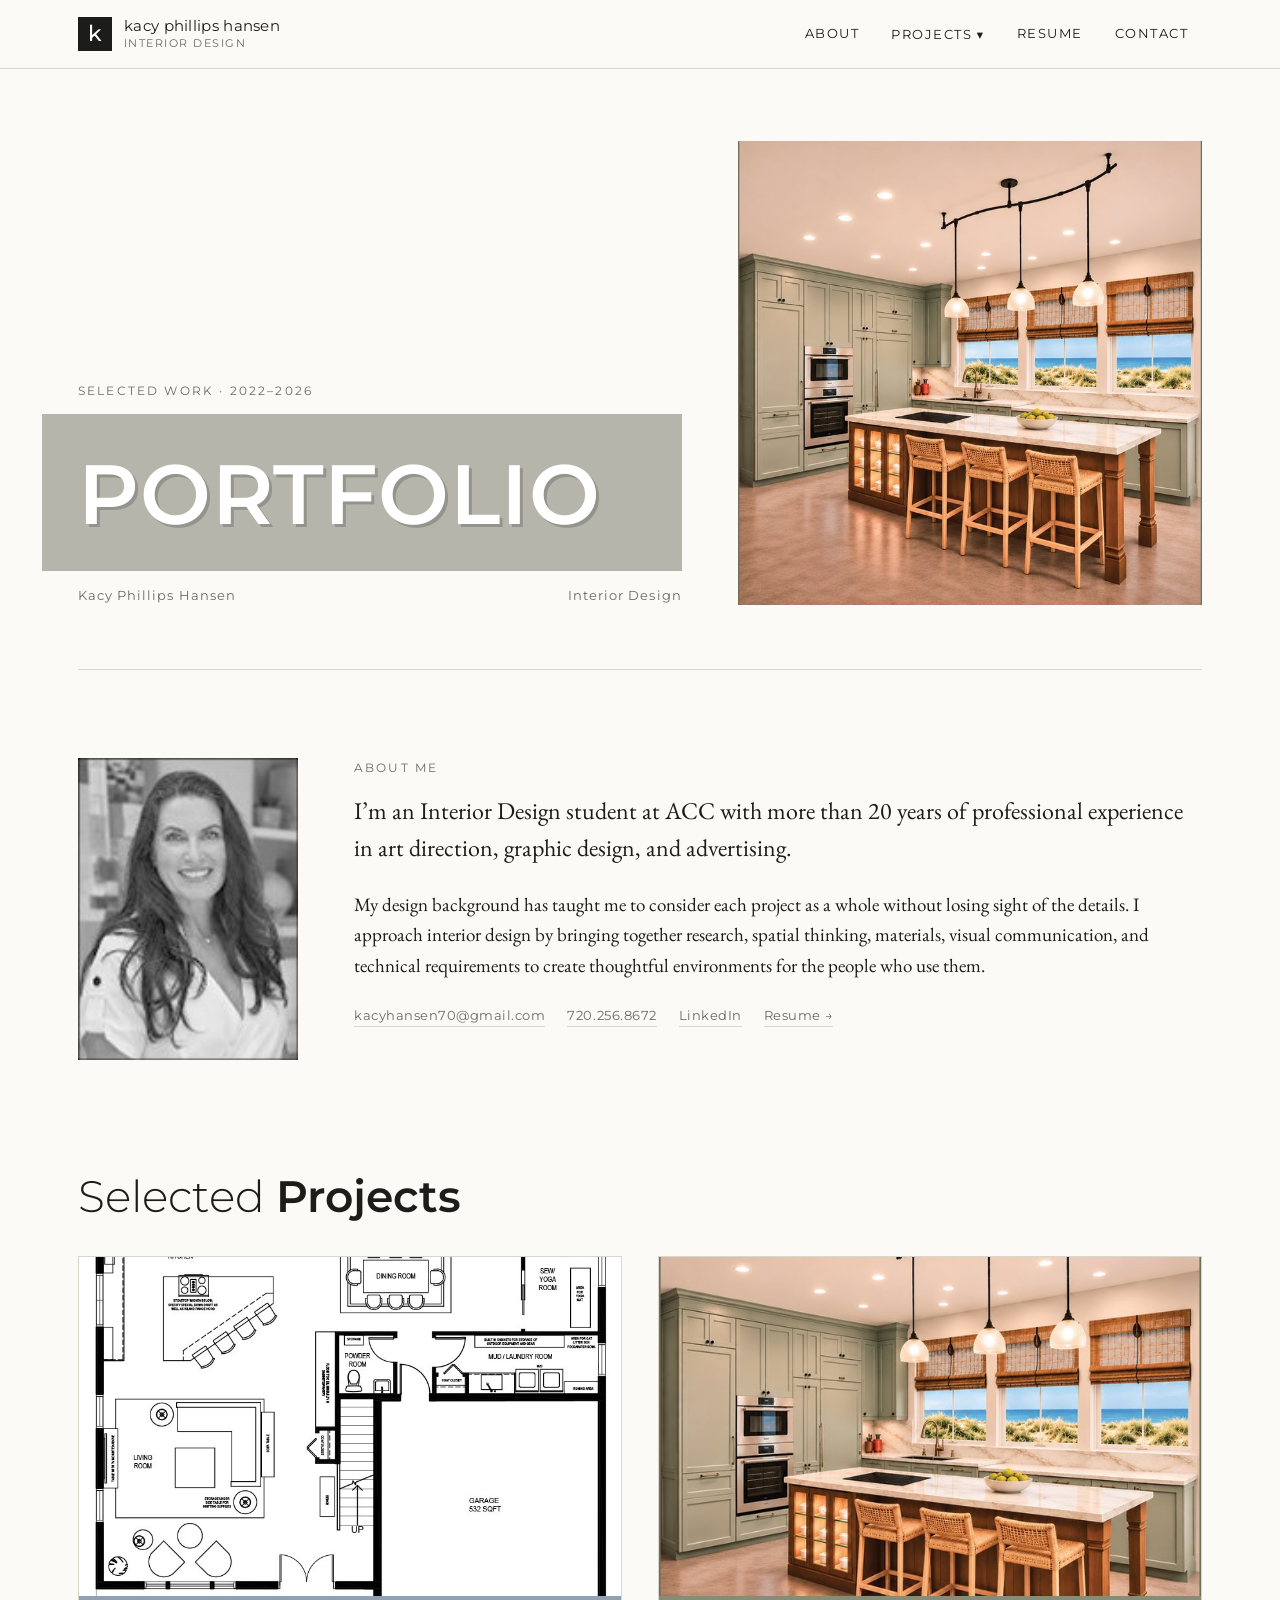
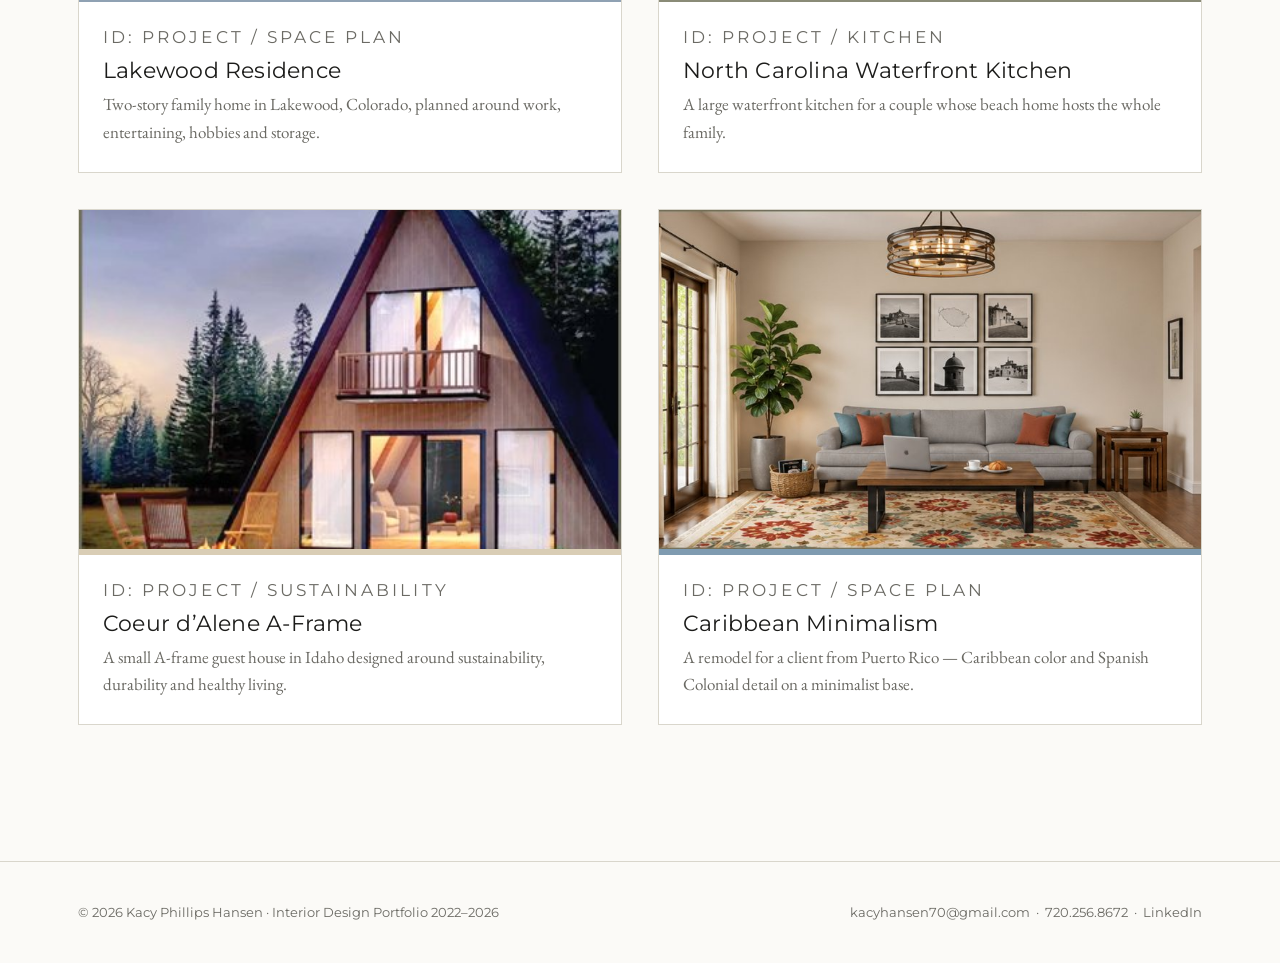
<file: index.html>
<!doctype html>
<html lang="en">
<head>
<meta charset="utf-8">
<meta name="viewport" content="width=device-width,initial-scale=1">
<title>Kacy Phillips Hansen — Interior Design Portfolio</title>
<meta name="description" content="Selected work 2022–2026 by interior design student Kacy Phillips Hansen.">
<link rel="preconnect" href="https://fonts.googleapis.com">
<link rel="preconnect" href="https://fonts.gstatic.com" crossorigin>
<link href="https://fonts.googleapis.com/css2?family=EB+Garamond:ital,wght@0,400;0,500;1,400&family=Montserrat:wght@300;400;500;600&display=swap" rel="stylesheet">
<link rel="stylesheet" href="assets/style.css?v=2">
<link rel="icon" href="data:image/svg+xml,%3Csvg xmlns='http://www.w3.org/2000/svg' viewBox='0 0 32 32'%3E%3Crect width='32' height='32' fill='%231c1c1a'/%3E%3Ctext x='16' y='24' font-family='Arial' font-size='22' fill='white' text-anchor='middle'%3Ek%3C/text%3E%3C/svg%3E">
</head>
<body>
<a class="skip" href="#main">Skip to content</a>
<header class="site-header">
  <div class="wrap">
    <a class="brand" href="index.html" aria-label="Kacy Phillips Hansen — home">
      <span class="mark">k</span>
      <span class="brand-name">kacy phillips hansen<small>Interior Design</small></span>
    </a>
    <button class="menu-toggle" aria-expanded="false" aria-controls="nav">Menu</button>
    <nav class="nav" id="nav" aria-label="Main">
      <a href="index.html#about">About</a>
      <div class="dropdown">
        <button aria-haspopup="true">Projects ▾</button>
        <div class="dropdown-menu"><span class="menu-label">Projects</span><a href="lakewood-residence.html"><span class="dot" style="background:var(--lakewood)"></span>Lakewood Residence</a><a href="carolina-coast-kitchen.html"><span class="dot" style="background:var(--carolina)"></span>North Carolina Waterfront Kitchen</a><a href="coeur-dalene-a-frame.html"><span class="dot" style="background:var(--aframe)"></span>Coeur d’Alene A-Frame</a><a href="caribbean-minimalism.html"><span class="dot" style="background:var(--caribbean)"></span>Caribbean Minimalism</a></div>
      </div>
      <a href="resume.html">Resume</a>
      <a href="mailto:kacyhansen70@gmail.com">Contact</a>
    </nav>
  </div>
</header>
<main id="main">
<div class="wrap">
<section class="hero">
  <div class="hero-grid">
    <div class="hero-title">
      <p class="eyebrow">Selected Work · 2022–2026</p>
      <div class="band"><h1><strong>PORTFOLIO</strong></h1></div>
      <div class="hero-meta"><span>Kacy Phillips Hansen</span><span>Interior Design</span></div>
    </div>
    <div class="hero-image"><img src="images/rendering-kitchen-ai.jpg" alt="Kitchen rendering with ocean view"></div>
  </div>
</section>

<section class="about" id="about">
  <img src="images/headshot.jpg" alt="Portrait of Kacy Phillips Hansen">
  <div>
    <p class="eyebrow">About me</p>
    <p class="lead">I’m an Interior Design student at ACC with more than 20 years of professional experience in art direction, graphic design, and advertising.</p>
    <p>My design background has taught me to consider each project as a whole without losing sight of the details. I approach interior design by bringing together research, spatial thinking, materials, visual communication, and technical requirements to create thoughtful environments for the people who use them.</p>
    <div class="contact-line">
      <a href="mailto:kacyhansen70@gmail.com">kacyhansen70@gmail.com</a><a href="tel:7202568672">720.256.8672</a><a href="https://www.linkedin.com/in/kacyphillipshansendesign/" target="_blank" rel="noopener">LinkedIn</a><a href="resume.html">Resume →</a>
    </div>
  </div>
</section>

<section class="projects" id="projects">
  <div class="section-head"><h2>Selected <strong>Projects</strong></h2></div>
  <div class="cards"><a class="card" href="lakewood-residence.html" style="--c:var(--lakewood)">
  <div class="card-img"><img src="images/hansen-residentialproject8a.jpg" alt="First-floor plan, Lakewood Residence" loading="lazy"></div>
  <div class="card-body"><p class="eyebrow">ID: Project / Space Plan</p><h3>Lakewood Residence</h3><p>Two-story family home in Lakewood, Colorado, planned around work, entertaining, hobbies and storage.</p></div>
</a><a class="card" href="carolina-coast-kitchen.html" style="--c:var(--carolina)">
  <div class="card-img"><img src="images/rendering-kitchen-ai.jpg" alt="Rendering of the North Carolina waterfront kitchen" loading="lazy"></div>
  <div class="card-body"><p class="eyebrow">ID: Project / Kitchen</p><h3>North Carolina Waterfront Kitchen</h3><p>A large waterfront kitchen for a couple whose beach home hosts the whole family.</p></div>
</a><a class="card" href="coeur-dalene-a-frame.html" style="--c:var(--aframe)">
  <div class="card-img"><img src="images/aframe-image.jpg" alt="A-frame guest house at dusk" loading="lazy"></div>
  <div class="card-body"><p class="eyebrow">ID: Project / Sustainability</p><h3>Coeur d’Alene A-Frame</h3><p>A small A-frame guest house in Idaho designed around sustainability, durability and healthy living.</p></div>
</a><a class="card" href="caribbean-minimalism.html" style="--c:var(--caribbean)">
  <div class="card-img"><img src="images/living-room-ai-created.jpg" alt="Living room rendering, Caribbean Minimalism" loading="lazy"></div>
  <div class="card-body"><p class="eyebrow">ID: Project / Space Plan</p><h3>Caribbean Minimalism</h3><p>A remodel for a client from Puerto Rico — Caribbean color and Spanish Colonial detail on a minimalist base.</p></div>
</a></div>
</section>
</div>
</main>
<footer class="site-footer">
  <div class="wrap">
    <span>© 2026 Kacy Phillips Hansen · Interior Design Portfolio 2022–2026</span>
    <span><a href="mailto:kacyhansen70@gmail.com">kacyhansen70@gmail.com</a> &nbsp;·&nbsp; <a href="tel:7202568672">720.256.8672</a> &nbsp;·&nbsp; <a href="https://www.linkedin.com/in/kacyphillipshansendesign/" target="_blank" rel="noopener">LinkedIn</a></span>
  </div>
</footer>
<script src="assets/site.js?v=2"></script>
</body>
</html>
</file>
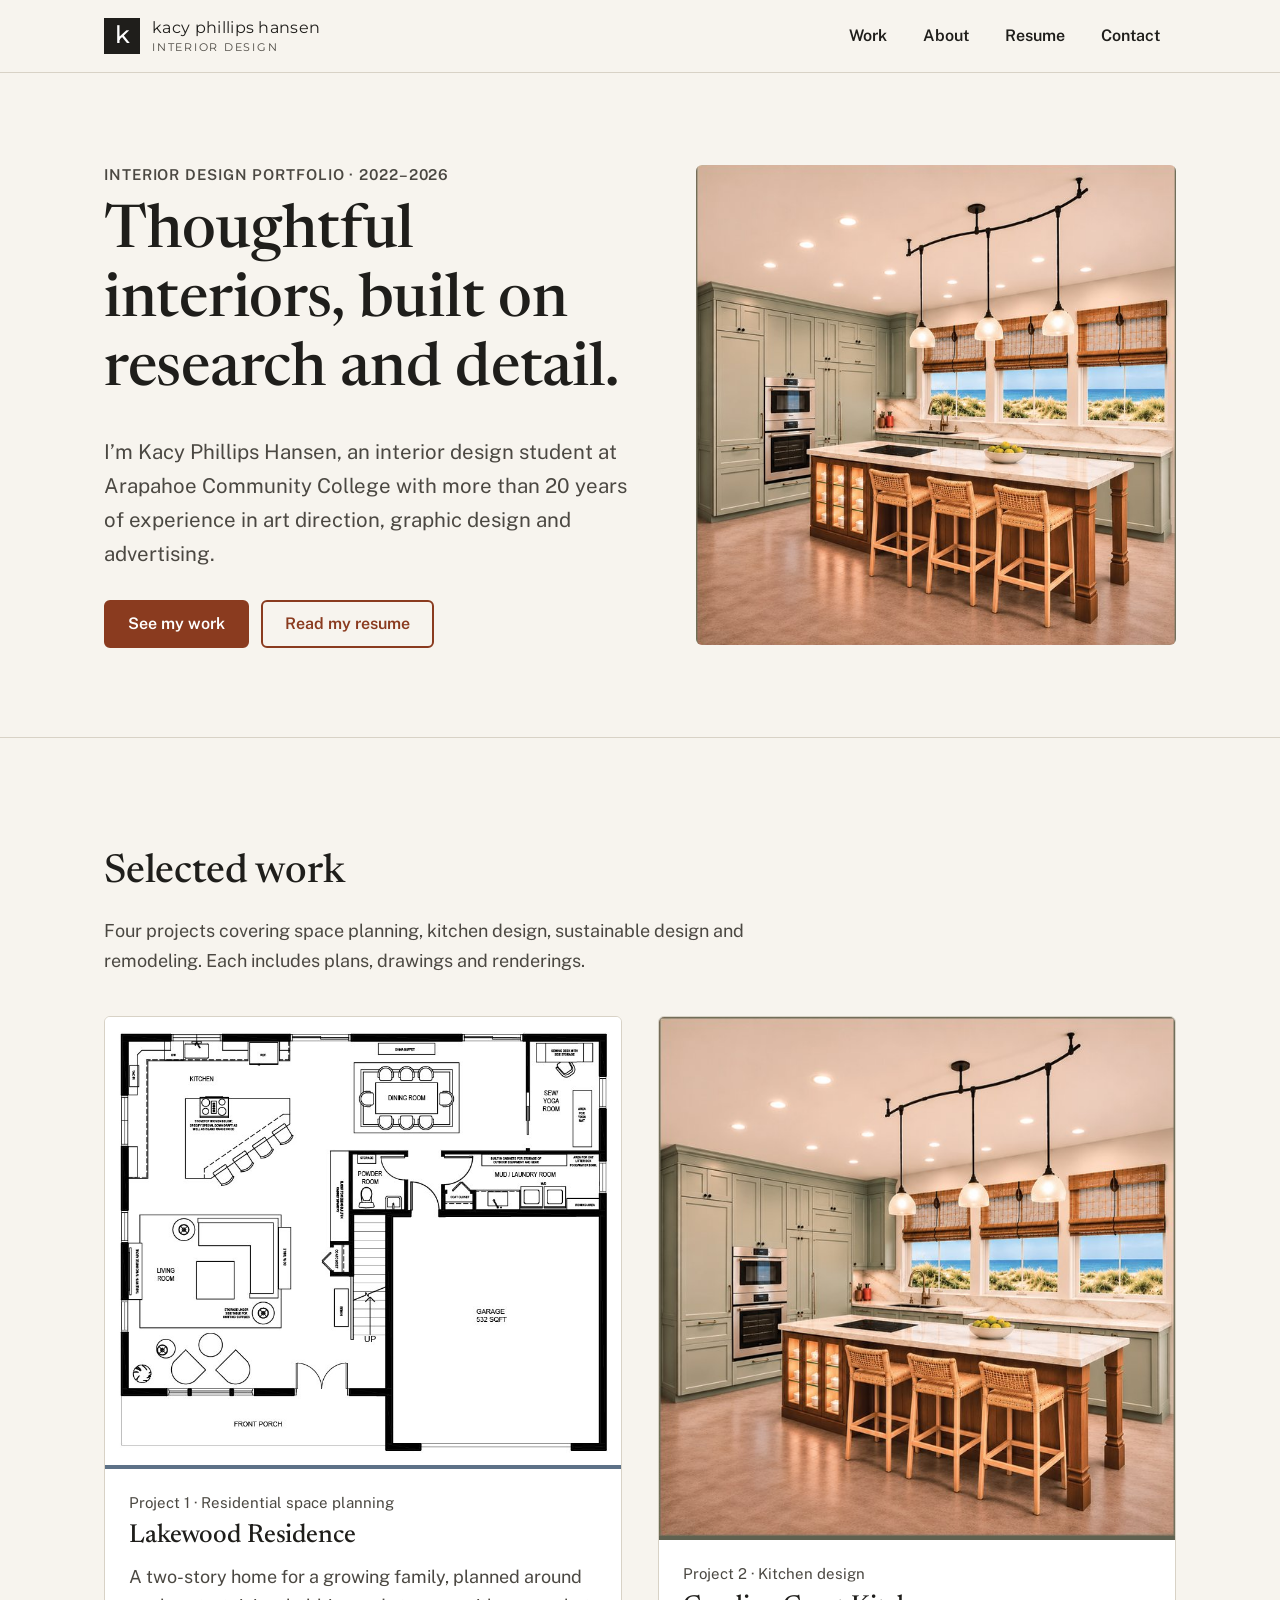
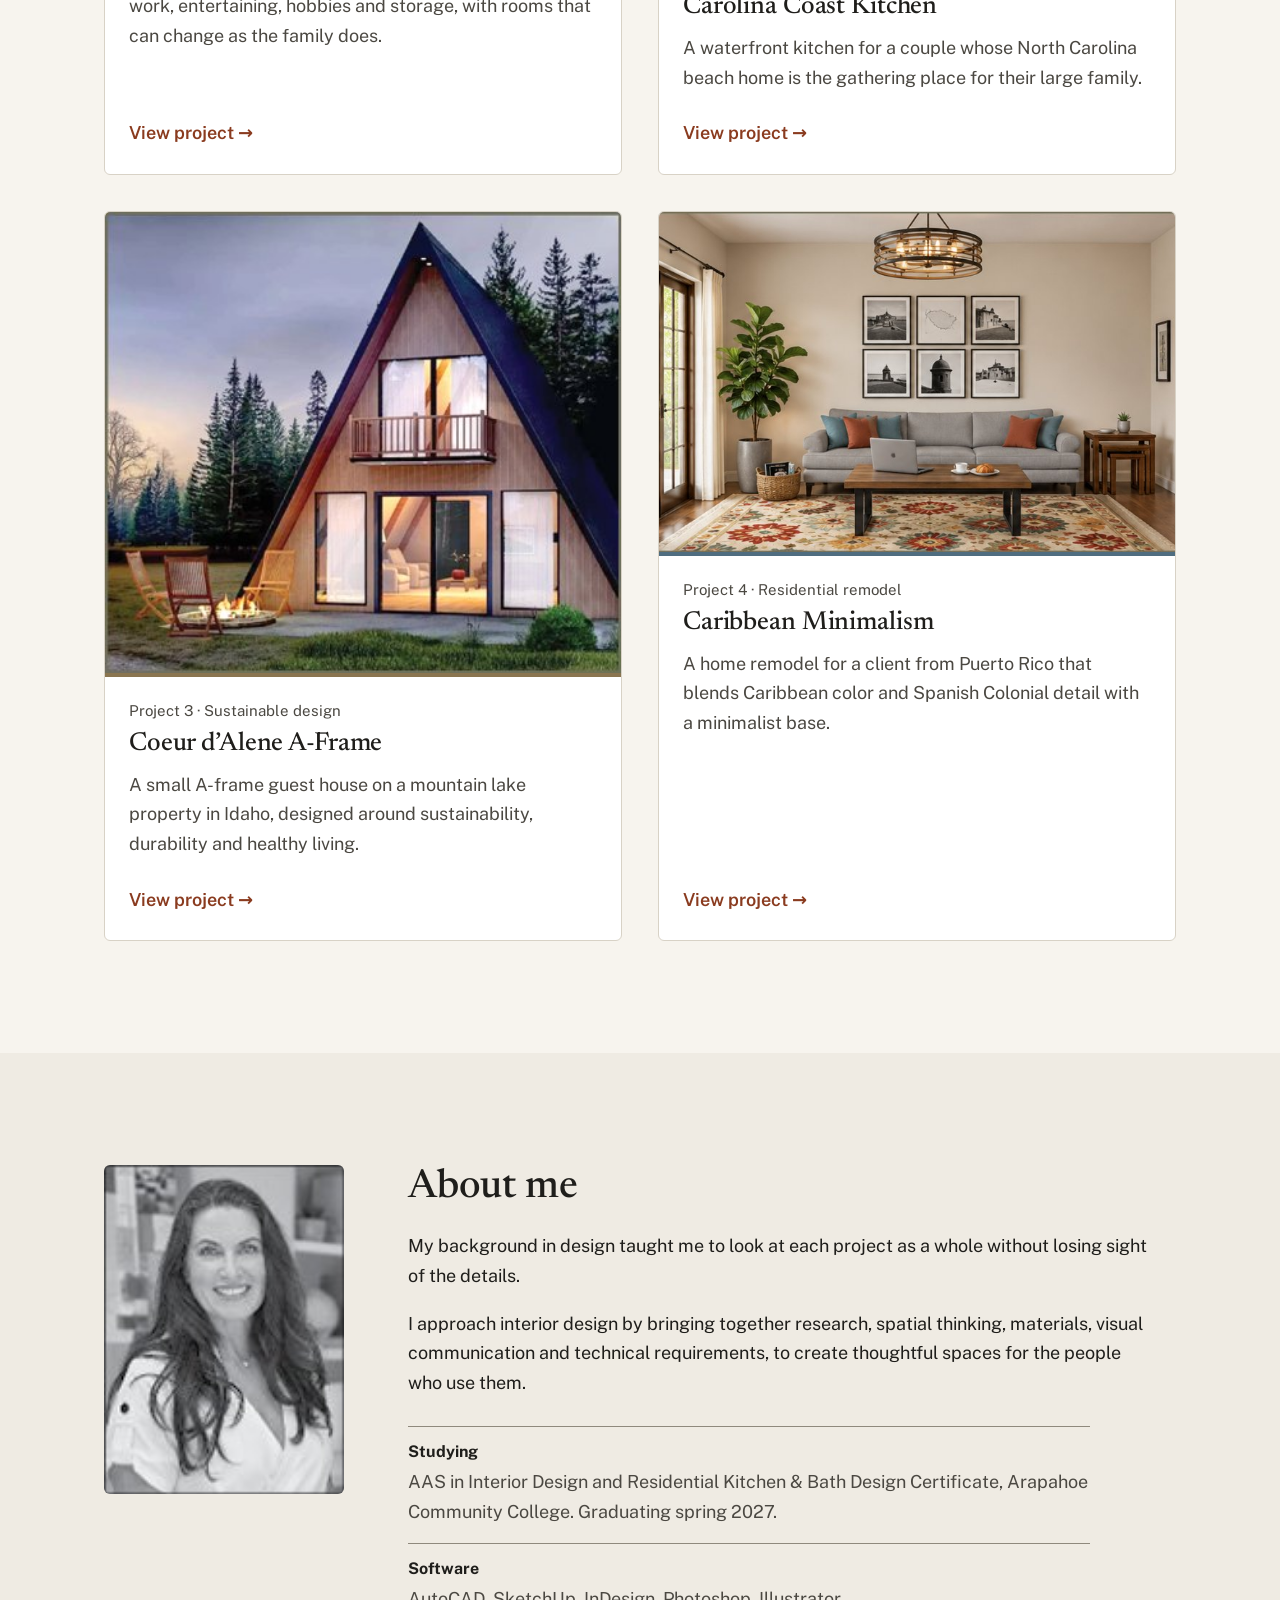
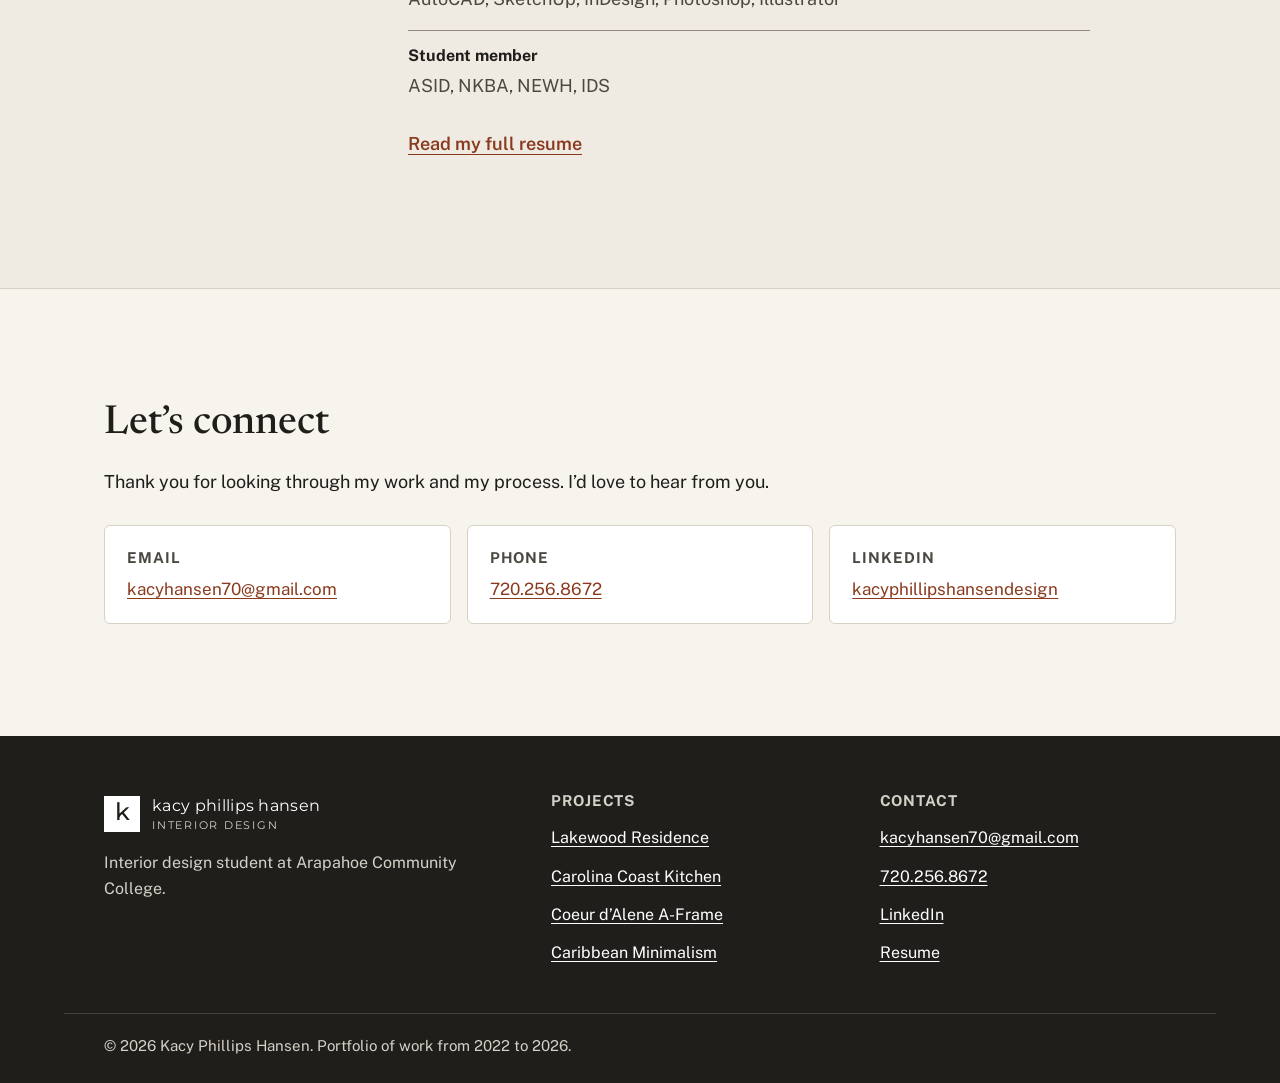
<file: DesignB/index.html>
<!doctype html>
<html lang="en" class="no-js">
<head>
<meta charset="utf-8">
<meta name="viewport" content="width=device-width, initial-scale=1">
<title>Kacy Phillips Hansen | Interior Design Portfolio</title>
<meta name="description" content="Interior design portfolio of Kacy Phillips Hansen: residential space planning, kitchen design and sustainable design projects, 2022 to 2026.">
<meta name="theme-color" content="#f7f4ee">
<link rel="preconnect" href="https://fonts.googleapis.com">
<link rel="preconnect" href="https://fonts.gstatic.com" crossorigin>
<link href="https://fonts.googleapis.com/css2?family=Montserrat:wght@400;500&family=Newsreader:opsz,wght@6..72,400;6..72,500&family=Public+Sans:ital,wght@0,400;0,600;0,700;1,400&display=swap" rel="stylesheet">
<link rel="stylesheet" href="assets/b.css?v=2">
<script>document.documentElement.classList.remove("no-js")</script>
<link rel="icon" href="data:image/svg+xml,%3Csvg xmlns='http://www.w3.org/2000/svg' viewBox='0 0 32 32'%3E%3Crect width='32' height='32' fill='%231f1e1b'/%3E%3Ctext x='16' y='24' font-family='Arial' font-size='22' fill='white' text-anchor='middle'%3Ek%3C/text%3E%3C/svg%3E">
</head>
<body>
<a class="skip-link" href="#main">Skip to main content</a>
<header class="site-header">
  <div class="container header-inner">
    <a class="logo" href="./" aria-label="Kacy Phillips Hansen, Interior Design. Home">
      <span class="logo-mark" aria-hidden="true">k</span>
      <span class="logo-text" aria-hidden="true">kacy phillips hansen<span>Interior Design</span></span>
    </a>
    <nav aria-label="Main">
      <button class="menu-button" type="button" aria-expanded="false" aria-controls="main-nav">
        <span class="menu-icon" aria-hidden="true"></span><span class="menu-text">Menu</span>
      </button>
      <ul class="nav-list" id="main-nav"><li><a href="./#work">Work</a></li><li><a href="./#about">About</a></li><li><a href="resume.html">Resume</a></li><li><a href="./#contact">Contact</a></li></ul>
    </nav>
  </div>
</header>
<main id="main">
<section class="hero" aria-labelledby="hero-title">
  <div class="container hero-grid">
    <div class="hero-text">
      <p class="kicker">Interior design portfolio · 2022–2026</p>
      <h1 id="hero-title">Thoughtful interiors, built on research and detail.</h1>
      <p class="hero-lead">I’m Kacy Phillips Hansen, an interior design student at Arapahoe Community College with more than 20 years of experience in art direction, graphic design and advertising.</p>
      <div class="button-row">
        <a class="button button-primary" href="#work">See my work</a>
        <a class="button button-secondary" href="resume.html">Read my resume</a>
      </div>
    </div>
    <div class="hero-media">
      <img src="../images/rendering-kitchen-ai.jpg" alt="Kitchen design rendering: sage cabinetry, a wood island with woven stools, and an ocean view." width="690" height="695" fetchpriority="high">
    </div>
  </div>
</section>

<section class="section" id="work" aria-labelledby="work-title" tabindex="-1">
  <div class="container">
    <div class="section-intro">
      <h2 id="work-title">Selected work</h2>
      <p>Four projects covering space planning, kitchen design, sustainable design and remodeling. Each includes plans, drawings and renderings.</p>
    </div>
    <ul class="cards" role="list"><li class="card" style="--accent-project:#5d7187">
  <div class="card-media"><img src="../images/hansen-residentialproject8a.jpg" alt="" width="842" height="732" loading="lazy" decoding="async"></div>
  <div class="card-body">
    <p class="card-meta">Project 1 · Residential space planning</p>
    <h3 class="card-title"><a href="lakewood-residence.html">Lakewood Residence</a></h3>
    <p class="card-text">A two-story home for a growing family, planned around work, entertaining, hobbies and storage, with rooms that can change as the family does.</p>
    <p class="card-cta" aria-hidden="true">View project →</p>
  </div>
</li><li class="card" style="--accent-project:#5f6150">
  <div class="card-media"><img src="../images/rendering-kitchen-ai.jpg" alt="" width="690" height="695" loading="lazy" decoding="async"></div>
  <div class="card-body">
    <p class="card-meta">Project 2 · Kitchen design</p>
    <h3 class="card-title"><a href="carolina-coast-kitchen.html">Carolina Coast Kitchen</a></h3>
    <p class="card-text">A waterfront kitchen for a couple whose North Carolina beach home is the gathering place for their large family.</p>
    <p class="card-cta" aria-hidden="true">View project →</p>
  </div>
</li><li class="card" style="--accent-project:#8a7550">
  <div class="card-media"><img src="../images/aframe-image.jpg" alt="" width="404" height="361" loading="lazy" decoding="async"></div>
  <div class="card-body">
    <p class="card-meta">Project 3 · Sustainable design</p>
    <h3 class="card-title"><a href="coeur-dalene-a-frame.html">Coeur d’Alene A-Frame</a></h3>
    <p class="card-text">A small A-frame guest house on a mountain lake property in Idaho, designed around sustainability, durability and healthy living.</p>
    <p class="card-cta" aria-hidden="true">View project →</p>
  </div>
</li><li class="card" style="--accent-project:#4f6d80">
  <div class="card-media"><img src="../images/living-room-ai-created.jpg" alt="" width="795" height="469" loading="lazy" decoding="async"></div>
  <div class="card-body">
    <p class="card-meta">Project 4 · Residential remodel</p>
    <h3 class="card-title"><a href="caribbean-minimalism.html">Caribbean Minimalism</a></h3>
    <p class="card-text">A home remodel for a client from Puerto Rico that blends Caribbean color and Spanish Colonial detail with a minimalist base.</p>
    <p class="card-cta" aria-hidden="true">View project →</p>
  </div>
</li></ul>
  </div>
</section>

<section class="section section-alt" id="about" aria-labelledby="about-title" tabindex="-1">
  <div class="container about-grid">
    <div class="about-photo"><img src="../images/headshot.jpg" alt="Portrait of Kacy Phillips Hansen." width="124" height="170" loading="lazy" decoding="async"></div>
    <div class="about-text">
      <h2 id="about-title">About me</h2>
      <p>My background in design taught me to look at each project as a whole without losing sight of the details.</p>
      <p>I approach interior design by bringing together research, spatial thinking, materials, visual communication and technical requirements, to create thoughtful spaces for the people who use them.</p>
      <dl class="about-facts">
        <div><dt>Studying</dt><dd>AAS in Interior Design and Residential Kitchen &amp; Bath Design Certificate, Arapahoe Community College. Graduating spring 2027.</dd></div>
        <div><dt>Software</dt><dd>AutoCAD, SketchUp, InDesign, Photoshop, Illustrator</dd></div>
        <div><dt>Student member</dt><dd><abbr title="American Society of Interior Designers">ASID</abbr>, <abbr title="National Kitchen and Bath Association">NKBA</abbr>, <abbr title="Network of Executive Women in Hospitality">NEWH</abbr>, <abbr title="Interior Design Society">IDS</abbr></dd></div>
      </dl>
      <p><a class="text-link" href="resume.html">Read my full resume</a></p>
    </div>
  </div>
</section>

<section class="section" id="contact" aria-labelledby="contact-title" tabindex="-1">
  <div class="container contact">
    <h2 id="contact-title">Let’s connect</h2>
    <p>Thank you for looking through my work and my process. I’d love to hear from you.</p>
    <ul class="contact-list" role="list">
      <li><a class="contact-item" href="mailto:kacyhansen70@gmail.com"><span class="contact-label">Email</span><span class="contact-value">kacyhansen70@gmail.com</span></a></li>
      <li><a class="contact-item" href="tel:+17202568672"><span class="contact-label">Phone</span><span class="contact-value">720.256.8672</span></a></li>
      <li><a class="contact-item" href="https://www.linkedin.com/in/kacyphillipshansendesign/" rel="noopener"><span class="contact-label">LinkedIn</span><span class="contact-value">kacyphillipshansendesign</span></a></li>
    </ul>
  </div>
</section>
</main>
<footer class="site-footer">
  <div class="container footer-grid">
    <div>
      <a class="logo logo-footer" href="./" aria-label="Kacy Phillips Hansen, Interior Design. Home">
      <span class="logo-mark" aria-hidden="true">k</span>
      <span class="logo-text" aria-hidden="true">kacy phillips hansen<span>Interior Design</span></span>
    </a>
      <p class="footer-note">Interior design student at Arapahoe Community College.</p>
    </div>
    <nav aria-label="Projects">
      <h2 class="footer-heading">Projects</h2>
      <ul class="footer-list"><li><a href="lakewood-residence.html">Lakewood Residence</a></li><li><a href="carolina-coast-kitchen.html">Carolina Coast Kitchen</a></li><li><a href="coeur-dalene-a-frame.html">Coeur d’Alene A-Frame</a></li><li><a href="caribbean-minimalism.html">Caribbean Minimalism</a></li></ul>
    </nav>
    <div>
      <h2 class="footer-heading">Contact</h2>
      <ul class="footer-list">
        <li><a href="mailto:kacyhansen70@gmail.com">kacyhansen70@gmail.com</a></li>
        <li><a href="tel:+17202568672">720.256.8672</a></li>
        <li><a href="https://www.linkedin.com/in/kacyphillipshansendesign/" rel="noopener">LinkedIn<span class="visually-hidden"> (opens LinkedIn)</span></a></li>
        <li><a href="resume.html">Resume</a></li>
      </ul>
    </div>
  </div>
  <div class="container footer-base"><p>© 2026 Kacy Phillips Hansen. Portfolio of work from 2022 to 2026.</p></div>
</footer>
<dialog class="viewer" aria-labelledby="viewer-caption">
  <div class="viewer-bar">
    <p class="viewer-count" aria-live="polite"></p>
    <button type="button" class="viewer-btn" data-close>Close<span class="visually-hidden"> image viewer</span></button>
  </div>
  <figure class="viewer-figure">
    <img alt="">
    <figcaption id="viewer-caption"></figcaption>
  </figure>
  <div class="viewer-nav">
    <button type="button" class="viewer-btn" data-prev>← Previous</button>
    <button type="button" class="viewer-btn" data-next>Next →</button>
  </div>
</dialog>
<script src="assets/b.js?v=2"></script>
</body>
</html>
</file>
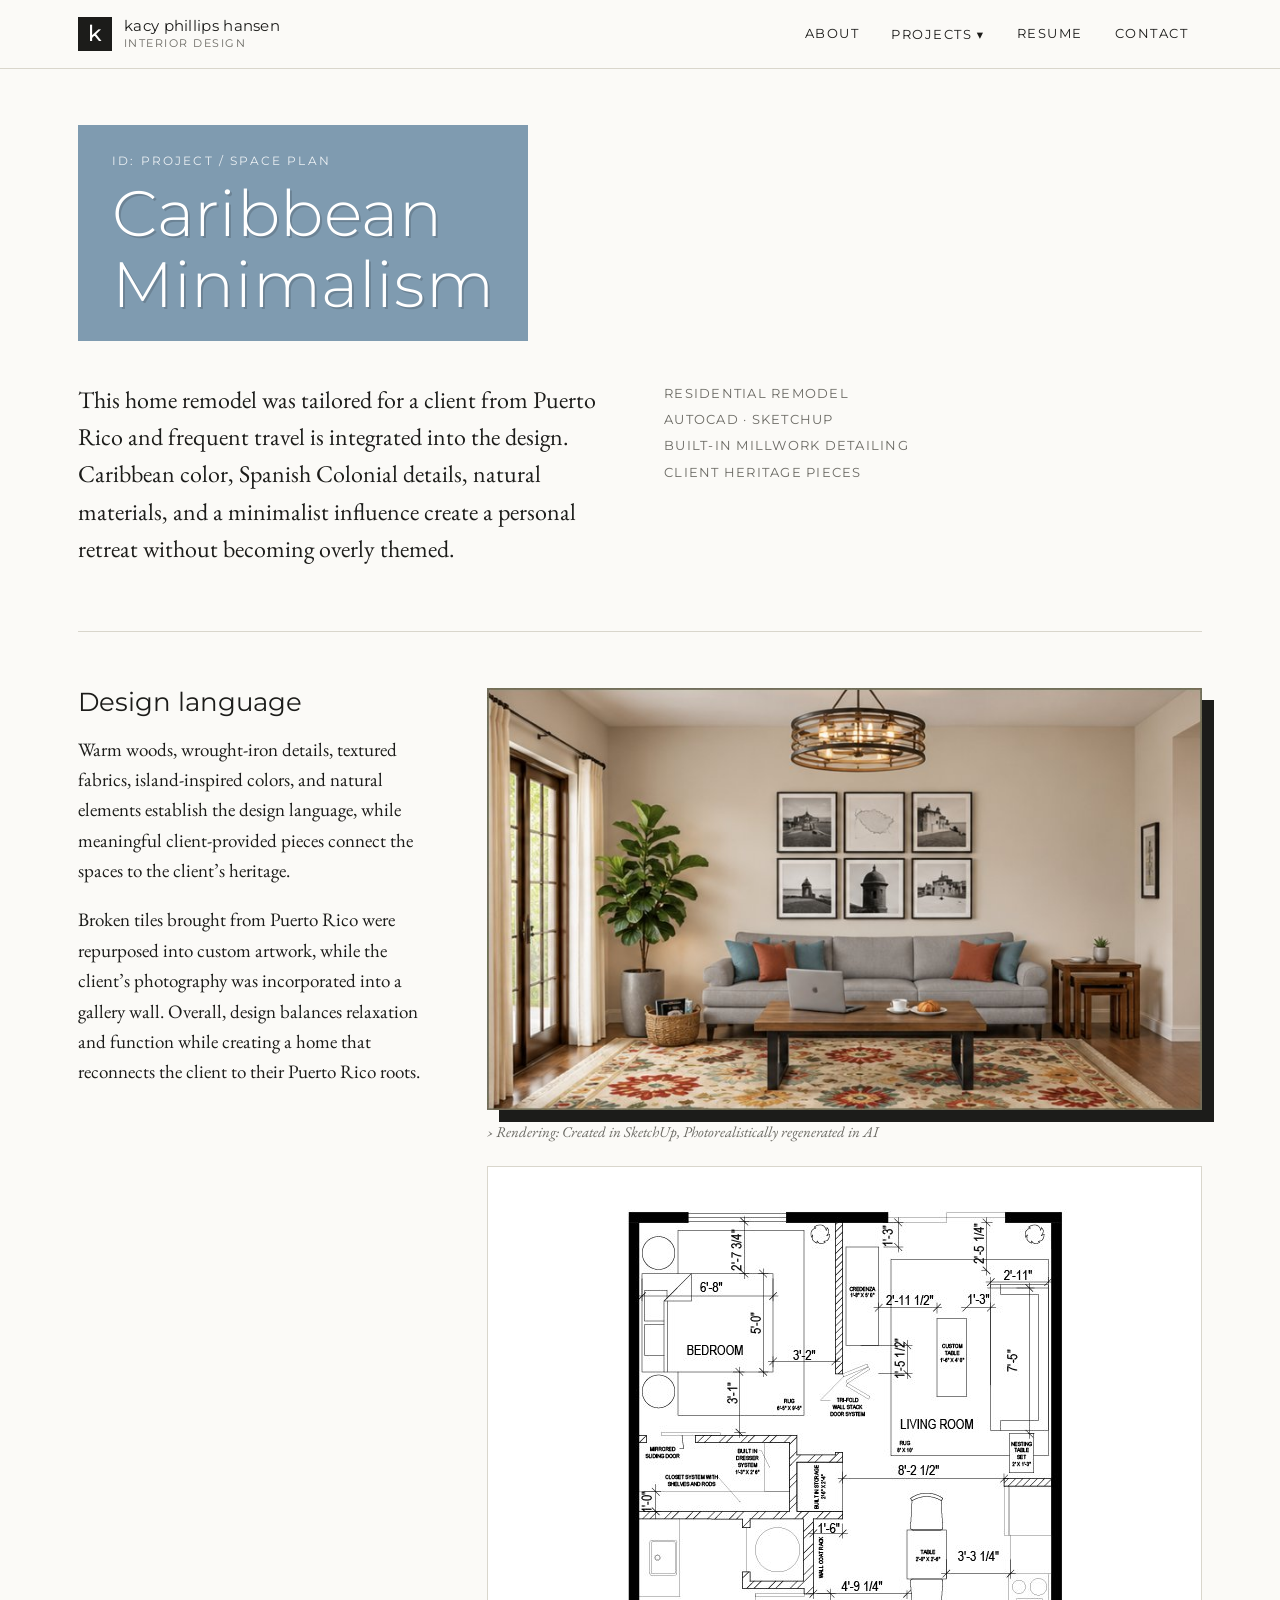
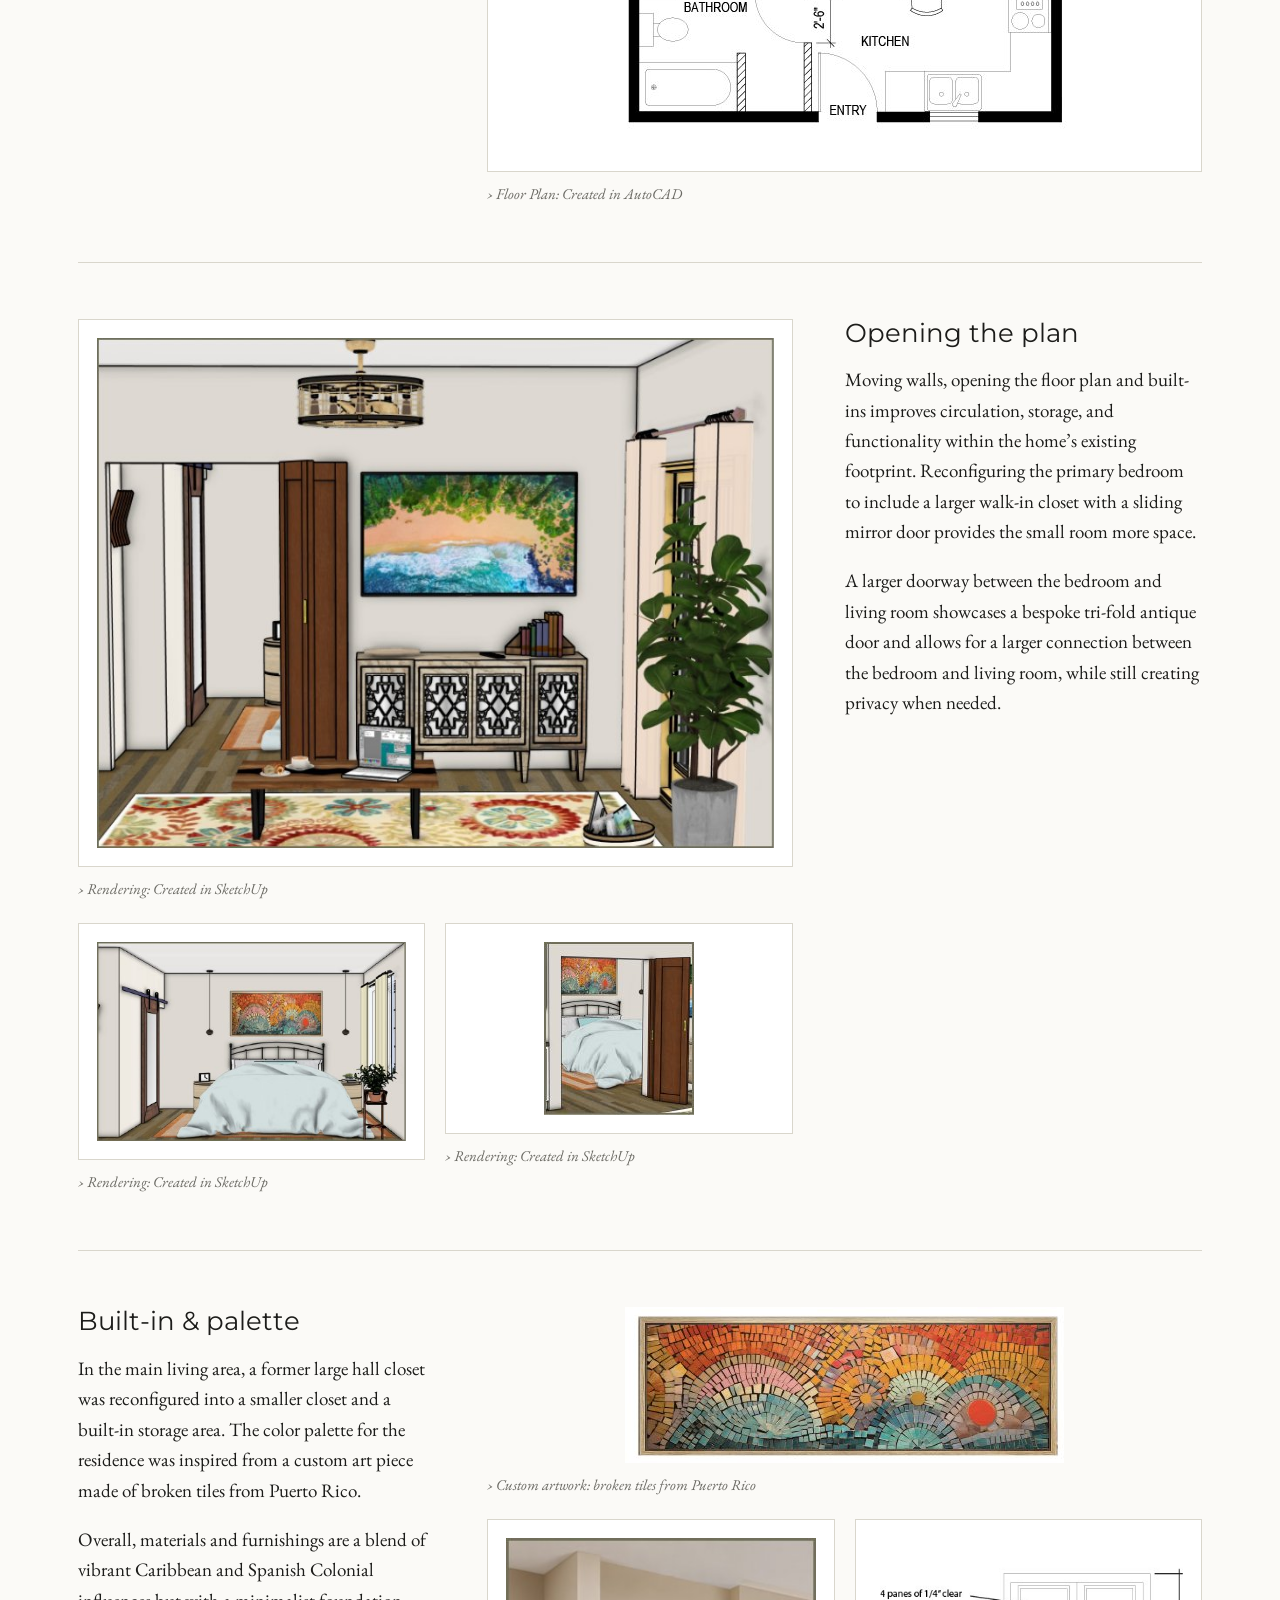
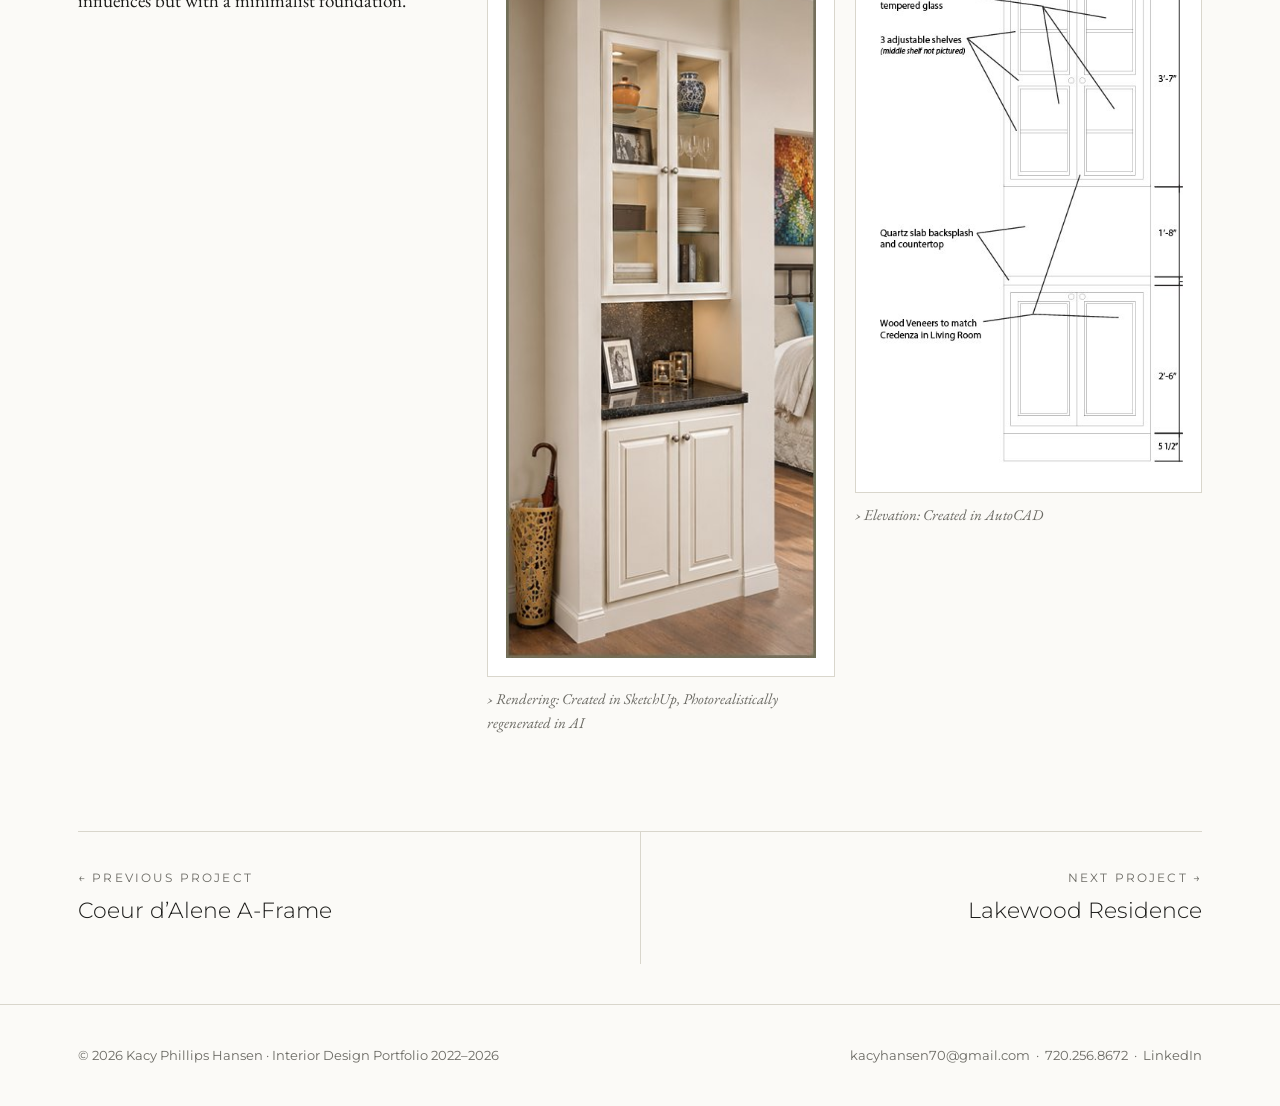
<file: caribbean-minimalism.html>
<!doctype html>
<html lang="en">
<head>
<meta charset="utf-8">
<meta name="viewport" content="width=device-width,initial-scale=1">
<title>Caribbean Minimalism — Kacy Phillips Hansen</title>
<meta name="description" content="Space Plan project by interior design student Kacy Phillips Hansen.">
<link rel="preconnect" href="https://fonts.googleapis.com">
<link rel="preconnect" href="https://fonts.gstatic.com" crossorigin>
<link href="https://fonts.googleapis.com/css2?family=EB+Garamond:ital,wght@0,400;0,500;1,400&family=Montserrat:wght@300;400;500;600&display=swap" rel="stylesheet">
<link rel="stylesheet" href="assets/style.css?v=2">
<link rel="icon" href="data:image/svg+xml,%3Csvg xmlns='http://www.w3.org/2000/svg' viewBox='0 0 32 32'%3E%3Crect width='32' height='32' fill='%231c1c1a'/%3E%3Ctext x='16' y='24' font-family='Arial' font-size='22' fill='white' text-anchor='middle'%3Ek%3C/text%3E%3C/svg%3E">
</head>
<body>
<a class="skip" href="#main">Skip to content</a>
<header class="site-header">
  <div class="wrap">
    <a class="brand" href="index.html" aria-label="Kacy Phillips Hansen — home">
      <span class="mark">k</span>
      <span class="brand-name">kacy phillips hansen<small>Interior Design</small></span>
    </a>
    <button class="menu-toggle" aria-expanded="false" aria-controls="nav">Menu</button>
    <nav class="nav" id="nav" aria-label="Main">
      <a href="index.html#about">About</a>
      <div class="dropdown">
        <button aria-haspopup="true">Projects ▾</button>
        <div class="dropdown-menu"><span class="menu-label">Projects</span><a href="lakewood-residence.html"><span class="dot" style="background:var(--lakewood)"></span>Lakewood Residence</a><a href="carolina-coast-kitchen.html"><span class="dot" style="background:var(--carolina)"></span>North Carolina Waterfront Kitchen</a><a href="coeur-dalene-a-frame.html"><span class="dot" style="background:var(--aframe)"></span>Coeur d’Alene A-Frame</a><a href="caribbean-minimalism.html" aria-current="page"><span class="dot" style="background:var(--caribbean)"></span>Caribbean Minimalism</a></div>
      </div>
      <a href="resume.html">Resume</a>
      <a href="mailto:kacyhansen70@gmail.com">Contact</a>
    </nav>
  </div>
</header>
<main id="main">
<div class="wrap" style="--c:var(--caribbean)">
<section class="p-hero">
  <div class="band"><p class="eyebrow">ID: Project / Space Plan</p><h1>Caribbean<br>Minimalism</h1></div>
  <div class="p-intro"><p class="lead">This home remodel was tailored for a client from Puerto Rico and frequent travel is integrated into the design. Caribbean color, Spanish Colonial details, natural materials, and a minimalist influence create a personal retreat without becoming overly themed.</p><div class="tags">Residential remodel<br>AutoCAD · SketchUp<br>Built-in millwork detailing<br>Client heritage pieces</div></div>
</section>

<section class="chapter">
  <div class="chapter-text">
    <h2>Design language</h2>
    <p>Warm woods, wrought-iron details, textured fabrics, island-inspired colors, and natural elements establish the design language, while meaningful client-provided pieces connect the spaces to the client’s heritage.</p>
    <p>Broken tiles brought from Puerto Rico were repurposed into custom artwork, while the client’s photography was incorporated into a gallery wall. Overall, design balances relaxation and function while creating a home that reconnects the client to their Puerto Rico roots.</p>
  </div>
  <div class="stack">
    <figure><div class="plate bare shadow" data-zoom><img src="images/living-room-ai-created.jpg" alt="Living room with gallery wall and patterned rug" loading="lazy"></div><figcaption>Rendering: Created in SketchUp, Photorealistically regenerated in AI</figcaption></figure>
    <figure><div class="plate" data-zoom><img src="images/slide8-furnitureplan.jpg" alt="Furniture floor plan with bedroom, living room, kitchen and bath" loading="lazy"></div><figcaption>Floor Plan: Created in AutoCAD</figcaption></figure>
  </div>
</section>

<section class="chapter flip">
  <div class="chapter-text">
    <h2>Opening the plan</h2>
    <p>Moving walls, opening the floor plan and built-ins improves circulation, storage, and functionality within the home’s existing footprint. Reconfiguring the primary bedroom to include a larger walk-in closet with a sliding mirror door provides the small room more space.</p>
    <p>A larger doorway between the bedroom and living room showcases a bespoke tri-fold antique door and allows for a larger connection between the bedroom and living room, while still creating privacy when needed.</p>
  </div>
  <div class="stack">
    <figure><div class="plate" data-zoom><img src="images/slide35-livingroom.jpg" alt="SketchUp living room view toward the bedroom" loading="lazy"></div><figcaption>Rendering: Created in SketchUp</figcaption></figure>
    <div class="grid-2"><figure><div class="plate" data-zoom><img src="images/slide34-bedroom.jpg" alt="SketchUp bedroom view" loading="lazy"></div><figcaption>Rendering: Created in SketchUp</figcaption></figure><figure><div class="plate" data-zoom><img src="images/slide34-bedroom1.jpg" alt="Bedroom view through tri-fold door" loading="lazy"></div><figcaption>Rendering: Created in SketchUp</figcaption></figure></div>
  </div>
</section>

<section class="chapter">
  <div class="chapter-text">
    <h2>Built-in &amp; palette</h2>
    <p>In the main living area, a former large hall closet was reconfigured into a smaller closet and a built-in storage area. The color palette for the residence was inspired from a custom art piece made of broken tiles from Puerto Rico.</p>
    <p>Overall, materials and furnishings are a blend of vibrant Caribbean and Spanish Colonial influences but with a minimalist foundation.</p>
  </div>
  <div class="stack">
    <figure><div class="plate bare" data-zoom><img src="images/slide12-artbed.jpg" alt="Mosaic artwork made from broken Puerto Rican tiles" loading="lazy"></div><figcaption>Custom artwork: broken tiles from Puerto Rico</figcaption></figure>
    <div class="grid-2" style="align-items:start">
      <figure><div class="plate" data-zoom><img src="images/built-in-cabinet-display-ai-created.jpg" alt="Built-in display cabinet" loading="lazy"></div><figcaption>Rendering: Created in SketchUp, Photorealistically regenerated in AI</figcaption></figure>
      <figure><div class="plate" data-zoom><img src="images/slide9-detaildrawing.jpg" alt="Detail elevation of the built-in cabinet with callouts" loading="lazy"></div><figcaption>Elevation: Created in AutoCAD</figcaption></figure>
    </div>
  </div>
</section>

<nav class="pager" aria-label="Project navigation">
  <a href="coeur-dalene-a-frame.html"><p class="eyebrow">← Previous project</p><span class="t">Coeur d’Alene A-Frame</span></a>
  <a href="lakewood-residence.html"><p class="eyebrow">Next project →</p><span class="t">Lakewood Residence</span></a>
</nav>
</div>
</main>
<footer class="site-footer">
  <div class="wrap">
    <span>© 2026 Kacy Phillips Hansen · Interior Design Portfolio 2022–2026</span>
    <span><a href="mailto:kacyhansen70@gmail.com">kacyhansen70@gmail.com</a> &nbsp;·&nbsp; <a href="tel:7202568672">720.256.8672</a> &nbsp;·&nbsp; <a href="https://www.linkedin.com/in/kacyphillipshansendesign/" target="_blank" rel="noopener">LinkedIn</a></span>
  </div>
</footer>
<script src="assets/site.js?v=2"></script>
</body>
</html>
</file>
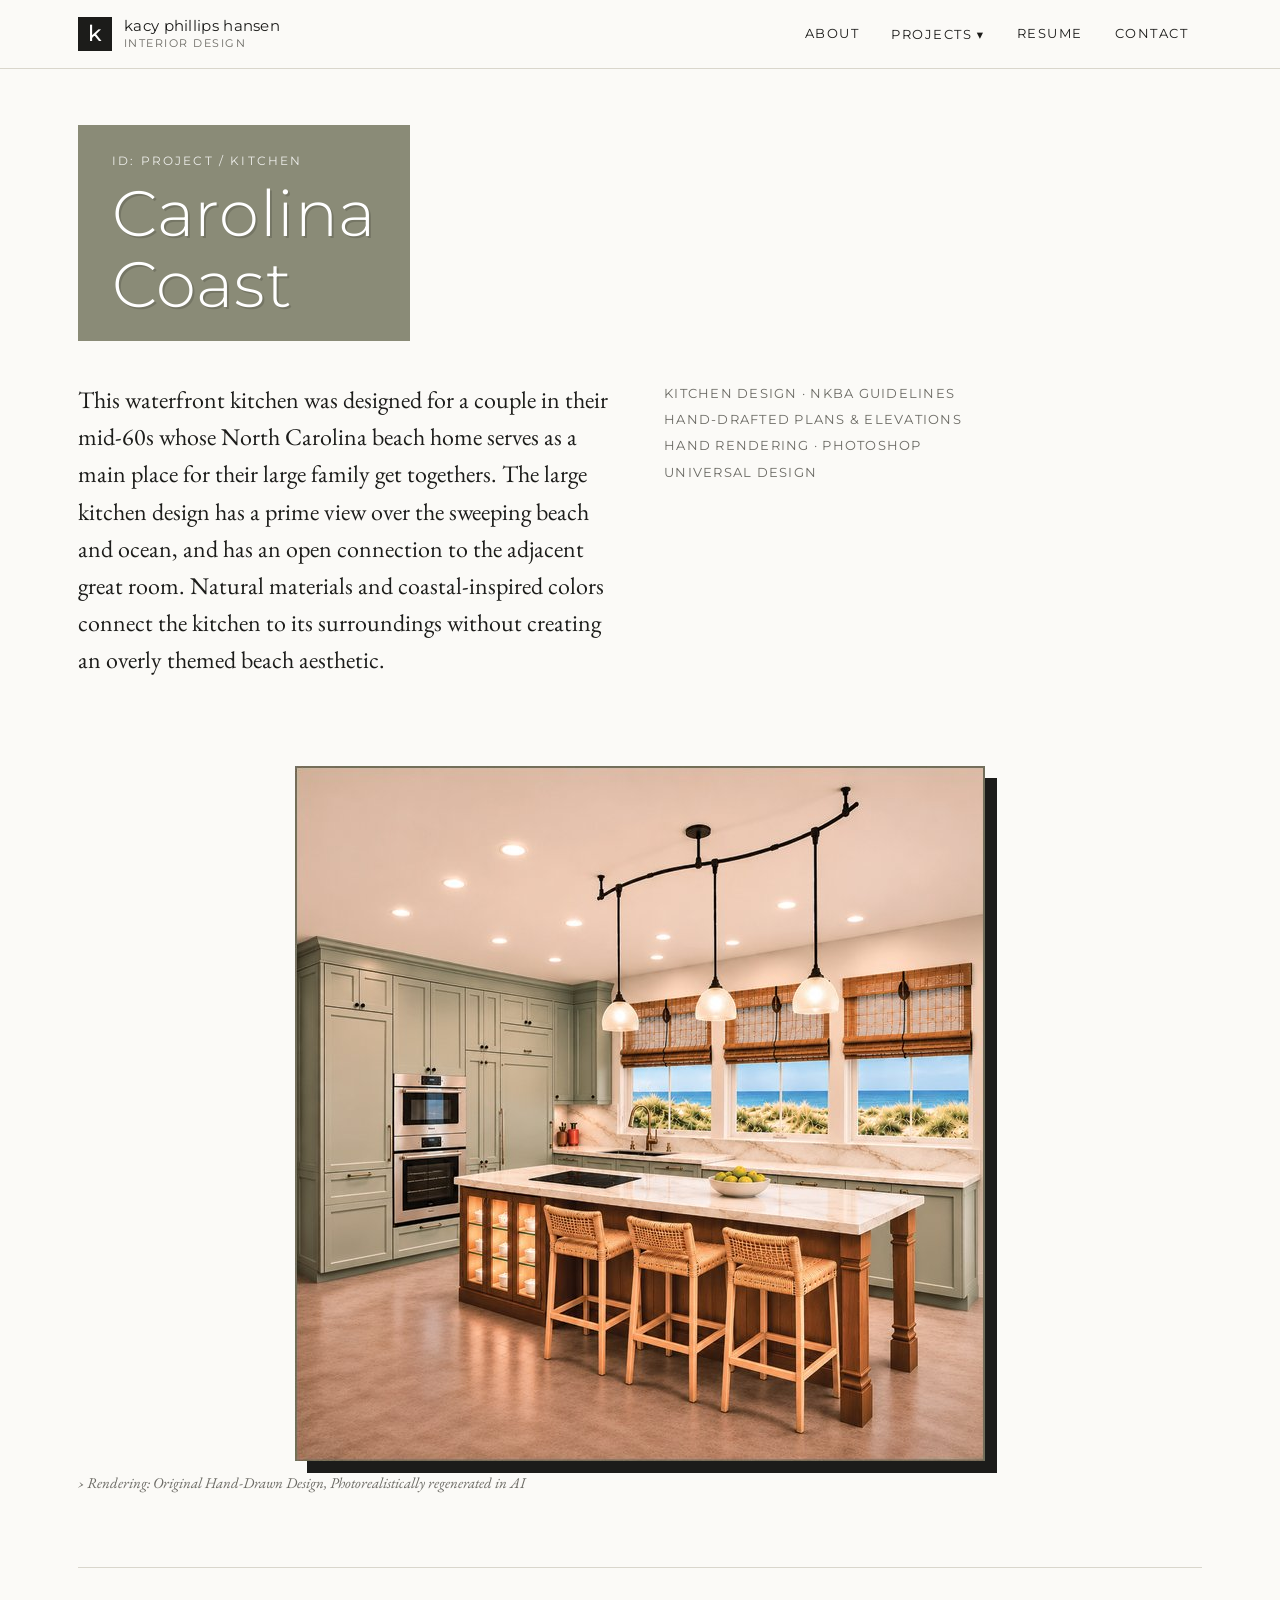
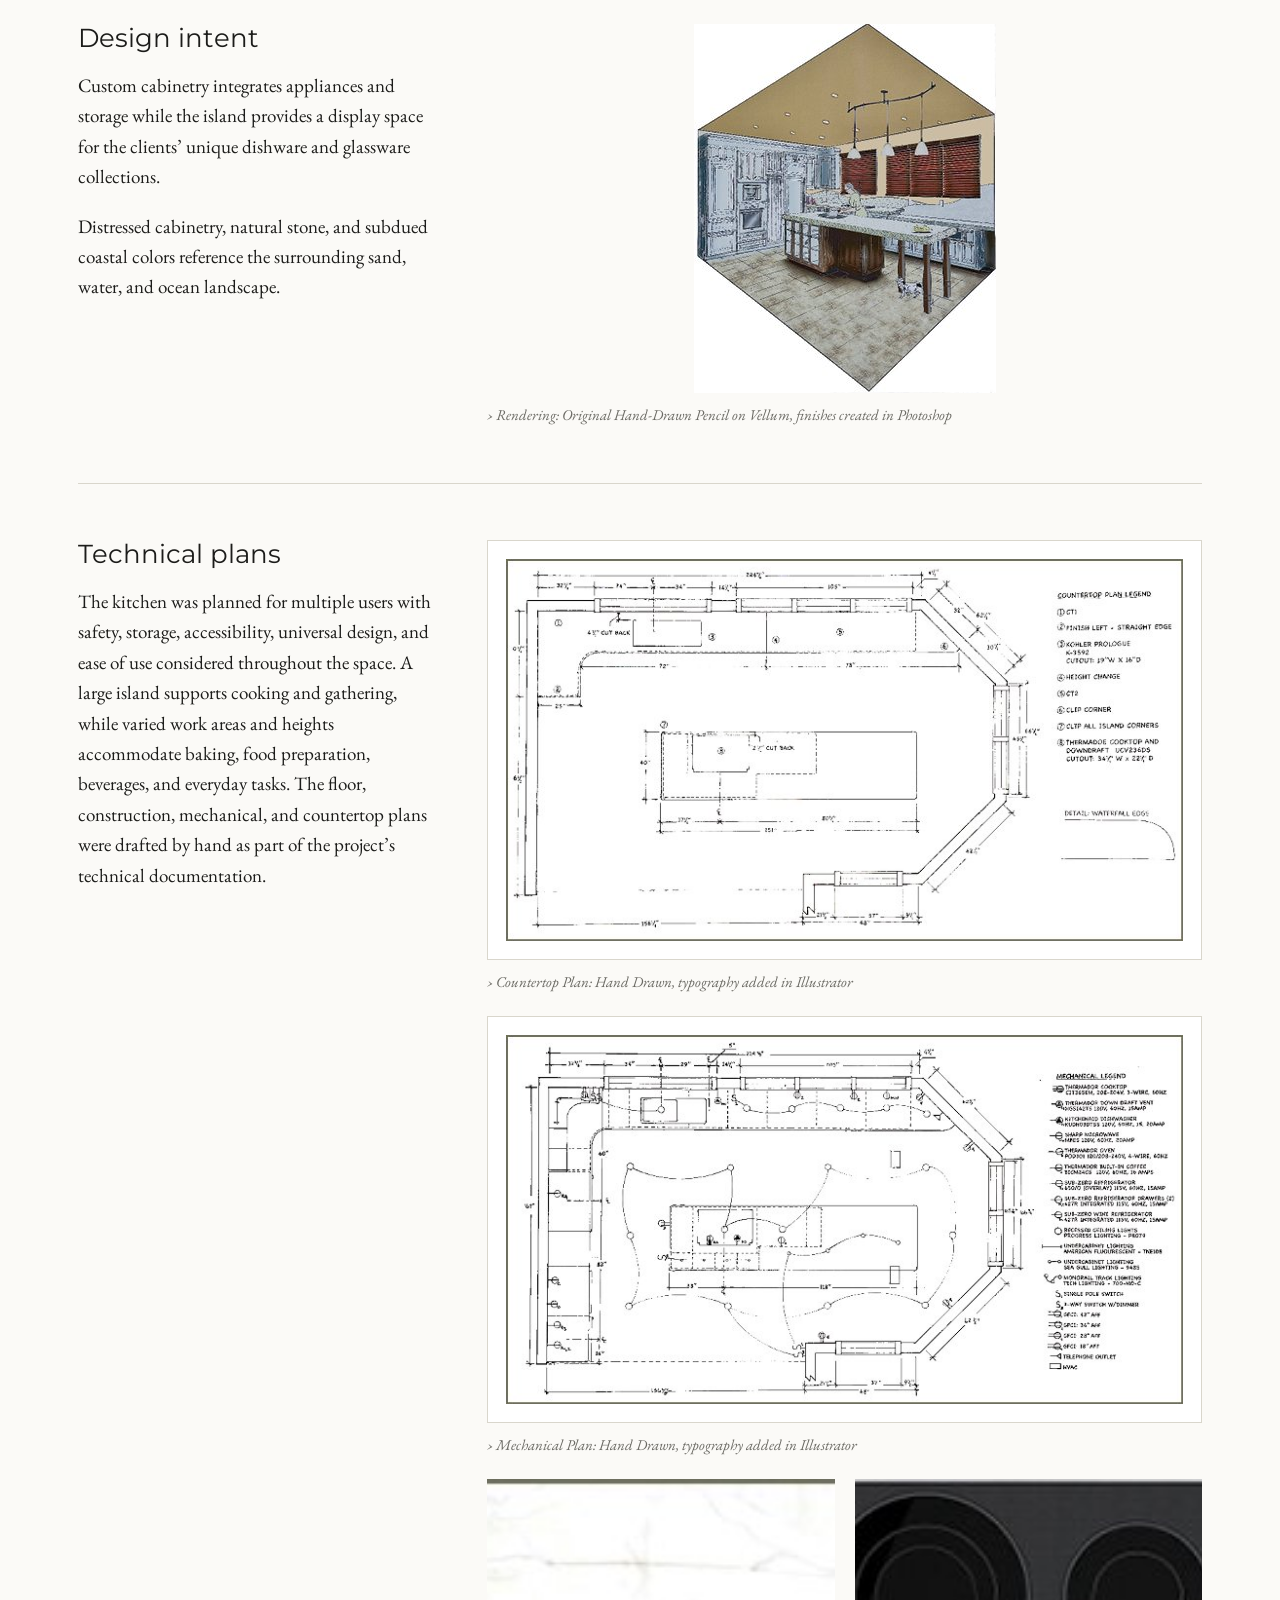
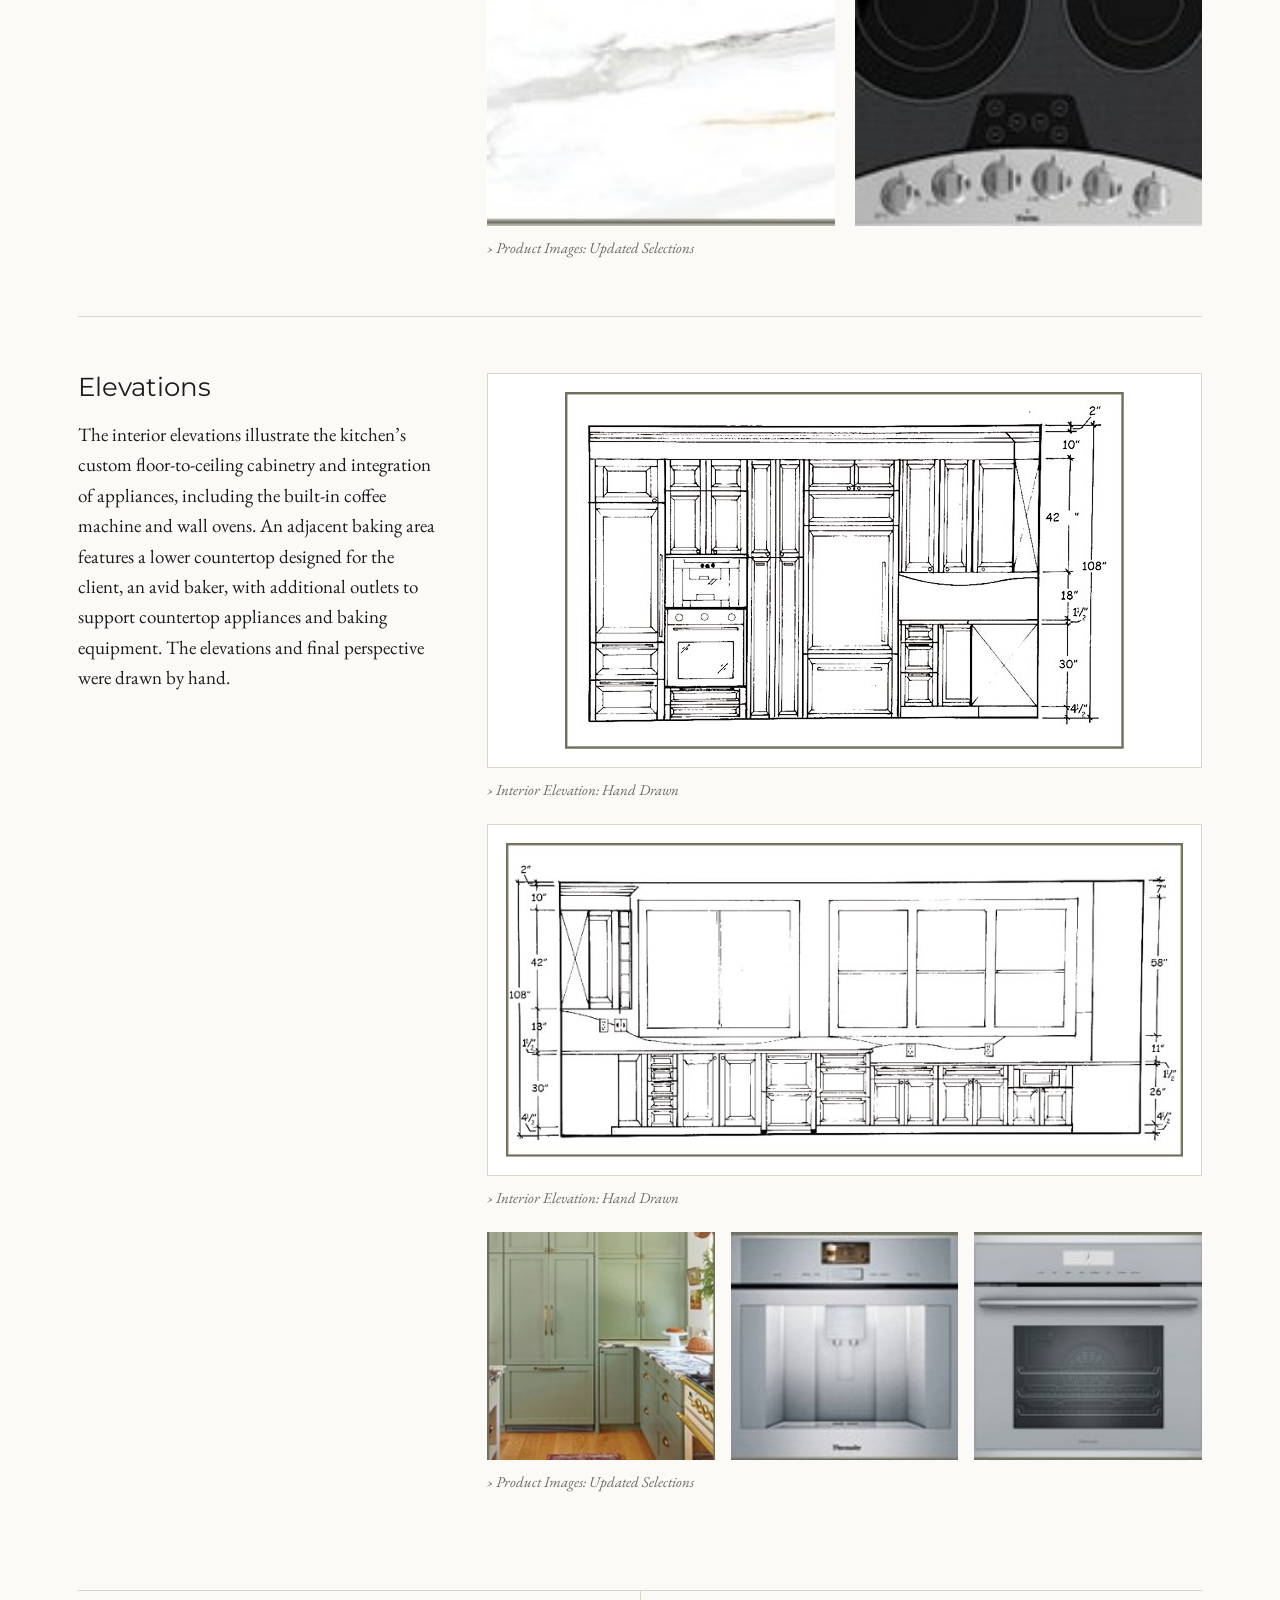
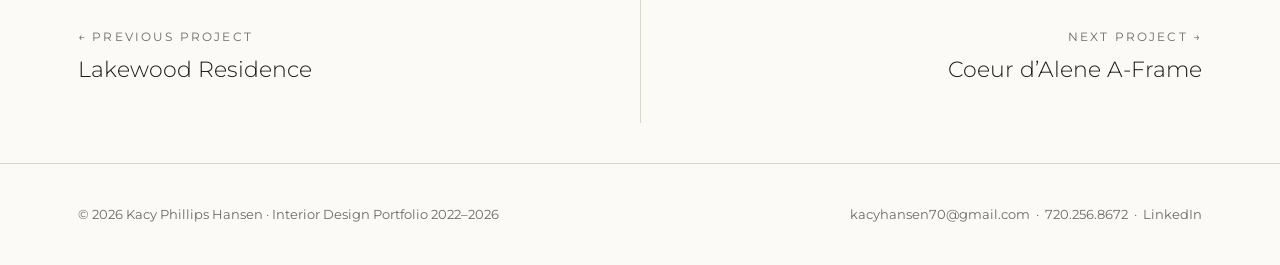
<file: carolina-coast-kitchen.html>
<!doctype html>
<html lang="en">
<head>
<meta charset="utf-8">
<meta name="viewport" content="width=device-width,initial-scale=1">
<title>North Carolina Waterfront Kitchen — Kacy Phillips Hansen</title>
<meta name="description" content="Kitchen project by interior design student Kacy Phillips Hansen.">
<link rel="preconnect" href="https://fonts.googleapis.com">
<link rel="preconnect" href="https://fonts.gstatic.com" crossorigin>
<link href="https://fonts.googleapis.com/css2?family=EB+Garamond:ital,wght@0,400;0,500;1,400&family=Montserrat:wght@300;400;500;600&display=swap" rel="stylesheet">
<link rel="stylesheet" href="assets/style.css?v=2">
<link rel="icon" href="data:image/svg+xml,%3Csvg xmlns='http://www.w3.org/2000/svg' viewBox='0 0 32 32'%3E%3Crect width='32' height='32' fill='%231c1c1a'/%3E%3Ctext x='16' y='24' font-family='Arial' font-size='22' fill='white' text-anchor='middle'%3Ek%3C/text%3E%3C/svg%3E">
</head>
<body>
<a class="skip" href="#main">Skip to content</a>
<header class="site-header">
  <div class="wrap">
    <a class="brand" href="index.html" aria-label="Kacy Phillips Hansen — home">
      <span class="mark">k</span>
      <span class="brand-name">kacy phillips hansen<small>Interior Design</small></span>
    </a>
    <button class="menu-toggle" aria-expanded="false" aria-controls="nav">Menu</button>
    <nav class="nav" id="nav" aria-label="Main">
      <a href="index.html#about">About</a>
      <div class="dropdown">
        <button aria-haspopup="true">Projects ▾</button>
        <div class="dropdown-menu"><span class="menu-label">Projects</span><a href="lakewood-residence.html"><span class="dot" style="background:var(--lakewood)"></span>Lakewood Residence</a><a href="carolina-coast-kitchen.html" aria-current="page"><span class="dot" style="background:var(--carolina)"></span>North Carolina Waterfront Kitchen</a><a href="coeur-dalene-a-frame.html"><span class="dot" style="background:var(--aframe)"></span>Coeur d’Alene A-Frame</a><a href="caribbean-minimalism.html"><span class="dot" style="background:var(--caribbean)"></span>Caribbean Minimalism</a></div>
      </div>
      <a href="resume.html">Resume</a>
      <a href="mailto:kacyhansen70@gmail.com">Contact</a>
    </nav>
  </div>
</header>
<main id="main">
<div class="wrap" style="--c:var(--carolina)">
<section class="p-hero">
  <div class="band"><p class="eyebrow">ID: Project / Kitchen</p><h1>Carolina<br>Coast</h1></div>
  <div class="p-intro"><p class="lead">This waterfront kitchen was designed for a couple in their mid-60s whose North Carolina beach home serves as a main place for their large family get togethers. The large kitchen design has a prime view over the sweeping beach and ocean, and has an open connection to the adjacent great room. Natural materials and coastal-inspired colors connect the kitchen to its surroundings without creating an overly themed beach aesthetic.</p><div class="tags">Kitchen design · NKBA guidelines<br>Hand-drafted plans &amp; elevations<br>Hand rendering · Photoshop<br>Universal design</div></div>
</section>

<div class="feature"><figure><div class="plate bare shadow" data-zoom><img src="images/rendering-kitchen-ai.jpg" alt="Kitchen with sage cabinetry, wood island and ocean view" loading="lazy"></div><figcaption>Rendering: Original Hand-Drawn Design, Photorealistically regenerated in AI</figcaption></figure></div>

<section class="chapter">
  <div class="chapter-text">
    <h2>Design intent</h2>
    <p>Custom cabinetry integrates appliances and storage while the island provides a display space for the clients’ unique dishware and glassware collections.</p>
    <p>Distressed cabinetry, natural stone, and subdued coastal colors reference the surrounding sand, water, and ocean landscape.</p>
  </div>
  <figure><div class="plate bare" data-zoom><img src="images/rendering.jpg" alt="Hand-drawn kitchen perspective" loading="lazy"></div><figcaption>Rendering: Original Hand-Drawn Pencil on Vellum, finishes created in Photoshop</figcaption></figure>
</section>

<section class="chapter">
  <div class="chapter-text">
    <h2>Technical plans</h2>
    <p>The kitchen was planned for multiple users with safety, storage, accessibility, universal design, and ease of use considered throughout the space. A large island supports cooking and gathering, while varied work areas and heights accommodate baking, food preparation, beverages, and everyday tasks. The floor, construction, mechanical, and countertop plans were drafted by hand as part of the project’s technical documentation.</p>
  </div>
  <div class="stack">
    <figure><div class="plate" data-zoom><img src="images/countertop-plan.jpg" alt="Hand-drafted countertop plan" loading="lazy"></div><figcaption>Countertop Plan: Hand Drawn, typography added in Illustrator</figcaption></figure>
    <figure><div class="plate" data-zoom><img src="images/mechanical-plan.jpg" alt="Hand-drafted mechanical plan" loading="lazy"></div><figcaption>Mechanical Plan: Hand Drawn, typography added in Illustrator</figcaption></figure>
    <figure><div class="grid-2"><div class="tile" data-zoom><img src="images/countertop.jpg" alt="Marble countertop sample" loading="lazy"></div><div class="tile" data-zoom><img src="images/stovetop.jpg" alt="Induction cooktop" loading="lazy"></div></div><figcaption>Product Images: Updated Selections</figcaption></figure>
  </div>
</section>

<section class="chapter">
  <div class="chapter-text">
    <h2>Elevations</h2>
    <p>The interior elevations illustrate the kitchen’s custom floor-to-ceiling cabinetry and integration of appliances, including the built-in coffee machine and wall ovens. An adjacent baking area features a lower countertop designed for the client, an avid baker, with additional outlets to support countertop appliances and baking equipment. The elevations and final perspective were drawn by hand.</p>
  </div>
  <div class="stack">
    <figure><div class="plate" data-zoom><img src="images/elevation1.jpg" alt="Hand-drawn cabinetry elevation with ovens and refrigerator" loading="lazy"></div><figcaption>Interior Elevation: Hand Drawn</figcaption></figure>
    <figure><div class="plate" data-zoom><img src="images/elevation2.jpg" alt="Hand-drawn window wall elevation" loading="lazy"></div><figcaption>Interior Elevation: Hand Drawn</figcaption></figure>
    <figure><div class="grid-3"><div class="tile" data-zoom><img src="images/cabinnets.jpg" alt="Sage green cabinetry" loading="lazy"></div><div class="tile" data-zoom><img src="images/coffeemachine.jpg" alt="Built-in coffee machine" loading="lazy"></div><div class="tile" data-zoom><img src="images/oven.jpg" alt="Wall oven" loading="lazy"></div></div><figcaption>Product Images: Updated Selections</figcaption></figure>
  </div>
</section>

<nav class="pager" aria-label="Project navigation">
  <a href="lakewood-residence.html"><p class="eyebrow">← Previous project</p><span class="t">Lakewood Residence</span></a>
  <a href="coeur-dalene-a-frame.html"><p class="eyebrow">Next project →</p><span class="t">Coeur d’Alene A-Frame</span></a>
</nav>
</div>
</main>
<footer class="site-footer">
  <div class="wrap">
    <span>© 2026 Kacy Phillips Hansen · Interior Design Portfolio 2022–2026</span>
    <span><a href="mailto:kacyhansen70@gmail.com">kacyhansen70@gmail.com</a> &nbsp;·&nbsp; <a href="tel:7202568672">720.256.8672</a> &nbsp;·&nbsp; <a href="https://www.linkedin.com/in/kacyphillipshansendesign/" target="_blank" rel="noopener">LinkedIn</a></span>
  </div>
</footer>
<script src="assets/site.js?v=2"></script>
</body>
</html>
</file>
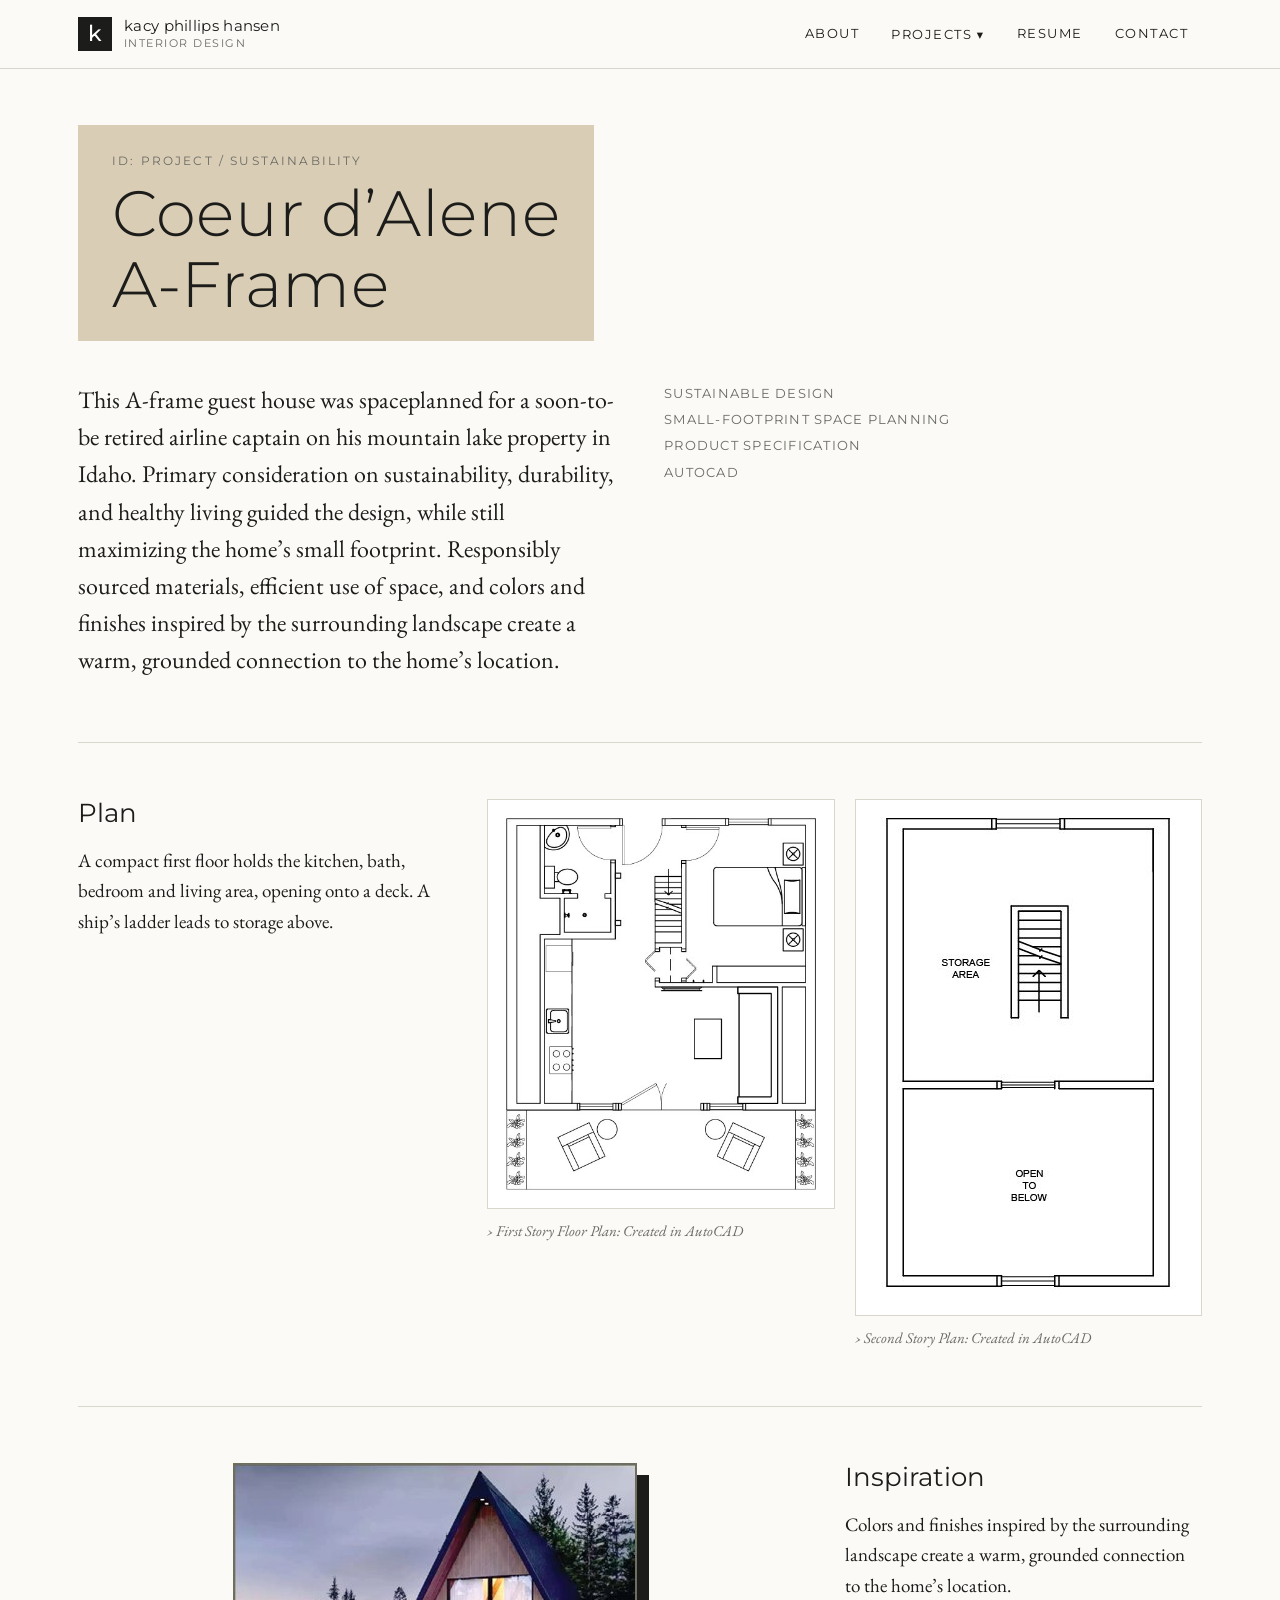
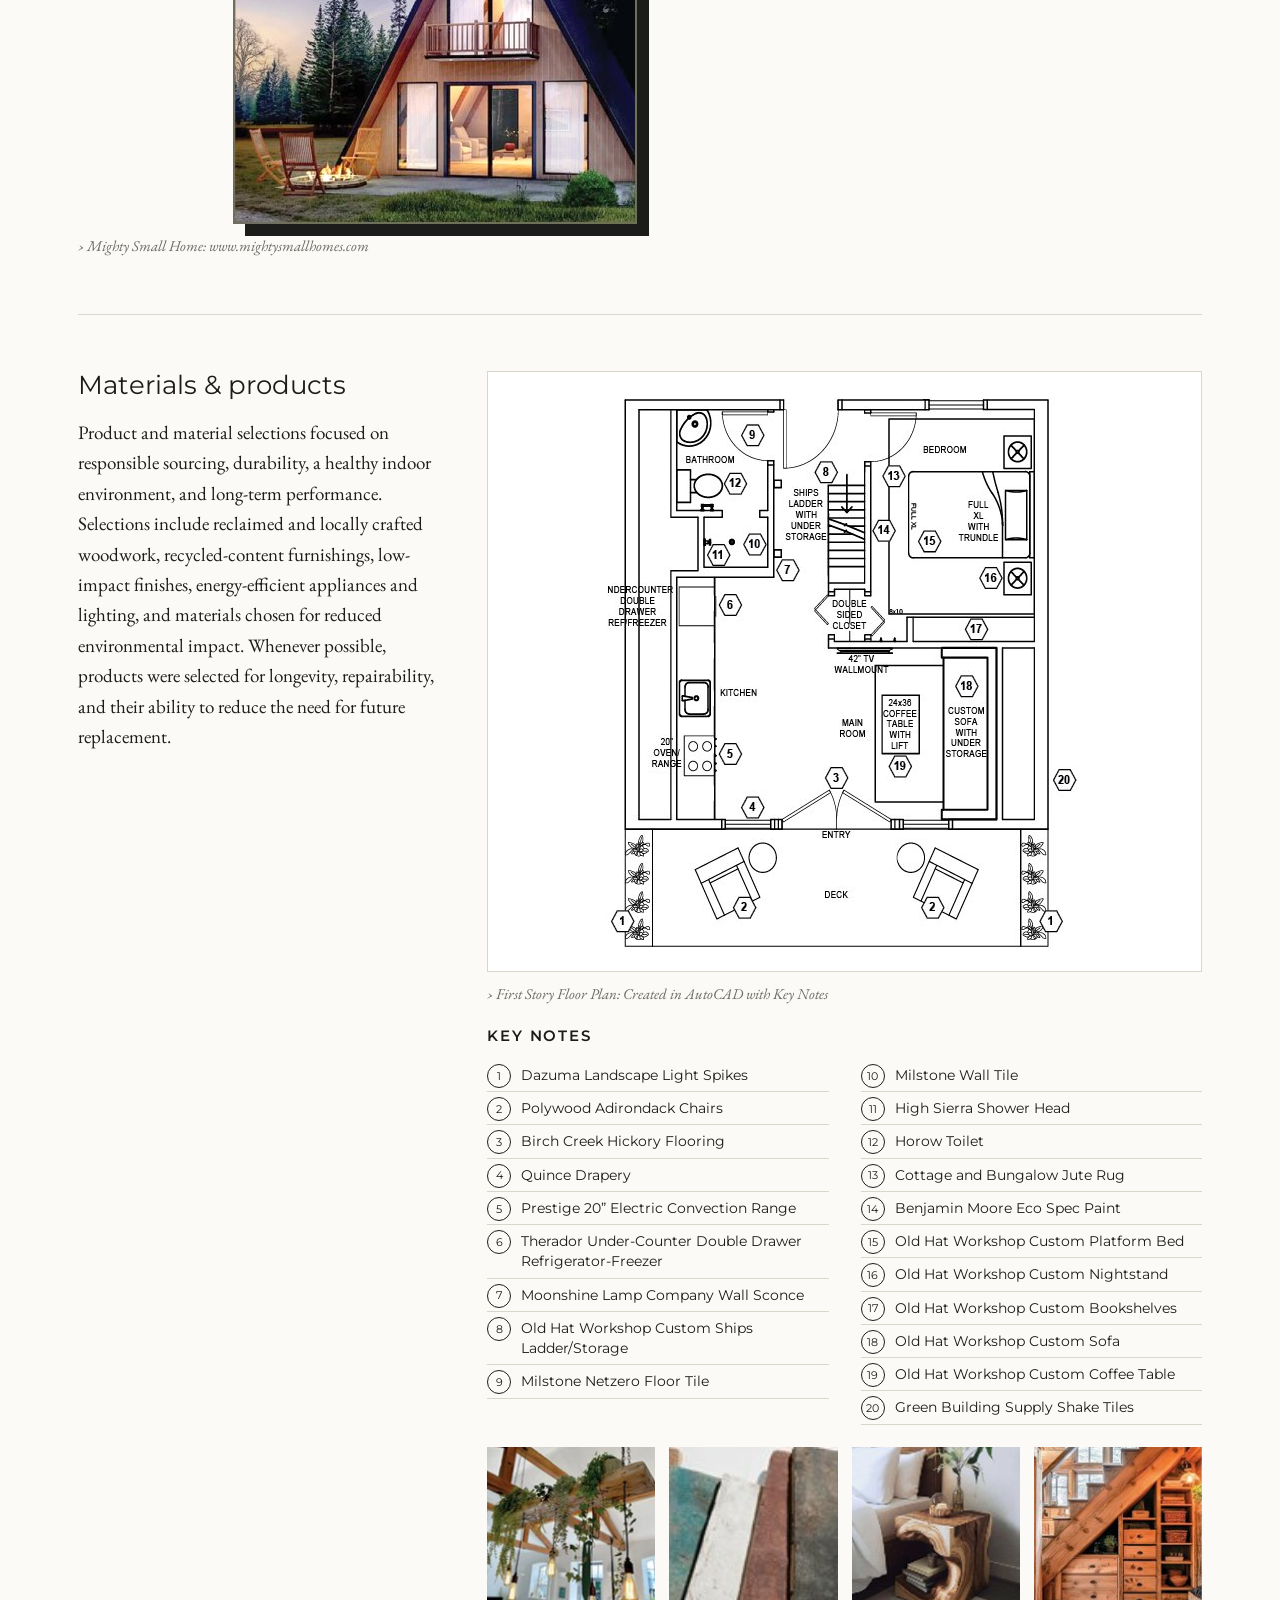
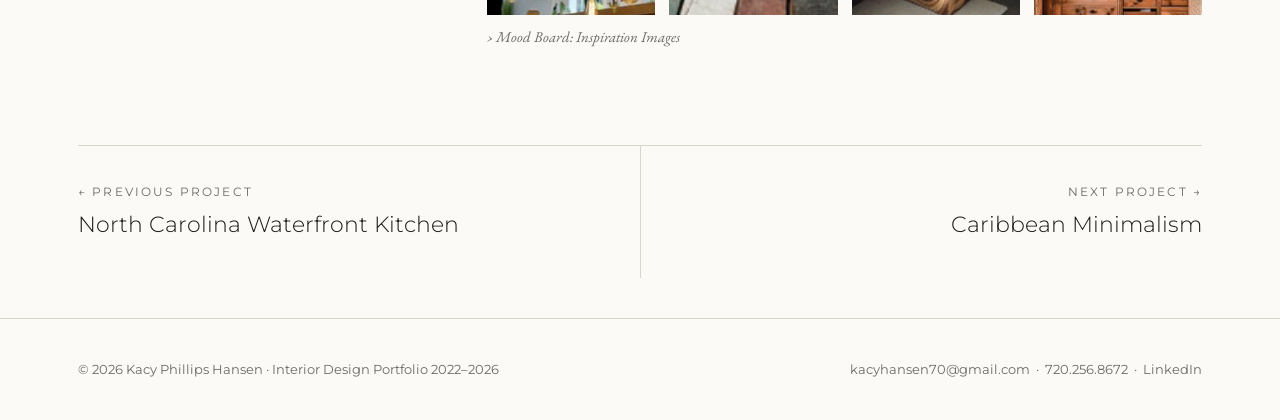
<file: coeur-dalene-a-frame.html>
<!doctype html>
<html lang="en">
<head>
<meta charset="utf-8">
<meta name="viewport" content="width=device-width,initial-scale=1">
<title>Coeur d’Alene A-Frame — Kacy Phillips Hansen</title>
<meta name="description" content="Sustainability project by interior design student Kacy Phillips Hansen.">
<link rel="preconnect" href="https://fonts.googleapis.com">
<link rel="preconnect" href="https://fonts.gstatic.com" crossorigin>
<link href="https://fonts.googleapis.com/css2?family=EB+Garamond:ital,wght@0,400;0,500;1,400&family=Montserrat:wght@300;400;500;600&display=swap" rel="stylesheet">
<link rel="stylesheet" href="assets/style.css?v=2">
<link rel="icon" href="data:image/svg+xml,%3Csvg xmlns='http://www.w3.org/2000/svg' viewBox='0 0 32 32'%3E%3Crect width='32' height='32' fill='%231c1c1a'/%3E%3Ctext x='16' y='24' font-family='Arial' font-size='22' fill='white' text-anchor='middle'%3Ek%3C/text%3E%3C/svg%3E">
</head>
<body>
<a class="skip" href="#main">Skip to content</a>
<header class="site-header">
  <div class="wrap">
    <a class="brand" href="index.html" aria-label="Kacy Phillips Hansen — home">
      <span class="mark">k</span>
      <span class="brand-name">kacy phillips hansen<small>Interior Design</small></span>
    </a>
    <button class="menu-toggle" aria-expanded="false" aria-controls="nav">Menu</button>
    <nav class="nav" id="nav" aria-label="Main">
      <a href="index.html#about">About</a>
      <div class="dropdown">
        <button aria-haspopup="true">Projects ▾</button>
        <div class="dropdown-menu"><span class="menu-label">Projects</span><a href="lakewood-residence.html"><span class="dot" style="background:var(--lakewood)"></span>Lakewood Residence</a><a href="carolina-coast-kitchen.html"><span class="dot" style="background:var(--carolina)"></span>North Carolina Waterfront Kitchen</a><a href="coeur-dalene-a-frame.html" aria-current="page"><span class="dot" style="background:var(--aframe)"></span>Coeur d’Alene A-Frame</a><a href="caribbean-minimalism.html"><span class="dot" style="background:var(--caribbean)"></span>Caribbean Minimalism</a></div>
      </div>
      <a href="resume.html">Resume</a>
      <a href="mailto:kacyhansen70@gmail.com">Contact</a>
    </nav>
  </div>
</header>
<main id="main">
<div class="wrap" style="--c:var(--aframe)">
<section class="p-hero">
  <div class="band dark"><p class="eyebrow">ID: Project / Sustainability</p><h1>Coeur d’Alene<br>A-Frame</h1></div>
  <div class="p-intro"><p class="lead">This A-frame guest house was spaceplanned for a soon-to-be retired airline captain on his mountain lake property in Idaho. Primary consideration on sustainability, durability, and healthy living guided the design, while still maximizing the home’s small footprint. Responsibly sourced materials, efficient use of space, and colors and finishes inspired by the surrounding landscape create a warm, grounded connection to the home’s location.</p><div class="tags">Sustainable design<br>Small-footprint space planning<br>Product specification<br>AutoCAD</div></div>
</section>

<section class="chapter">
  <div class="chapter-text"><h2>Plan</h2><p>A compact first floor holds the kitchen, bath, bedroom and living area, opening onto a deck. A ship’s ladder leads to storage above.</p></div>
  <div class="grid-2" style="align-items:start">
    <figure><div class="plate" data-zoom><img src="images/sustainablefloorplan.jpg" alt="First-story floor plan of the A-frame" loading="lazy"></div><figcaption>First Story Floor Plan: Created in AutoCAD</figcaption></figure>
    <figure><div class="plate" data-zoom><img src="images/attic.jpg" alt="Second-story storage plan" loading="lazy"></div><figcaption>Second Story Plan: Created in AutoCAD</figcaption></figure>
  </div>
</section>

<section class="chapter flip">
  <div class="chapter-text"><h2>Inspiration</h2><p>Colors and finishes inspired by the surrounding landscape create a warm, grounded connection to the home’s location.</p></div>
  <figure><div class="plate bare shadow" data-zoom><img src="images/aframe-image.jpg" alt="A-frame cabin at dusk with fire pit" loading="lazy"></div><figcaption>Mighty Small Home: www.mightysmallhomes.com</figcaption></figure>
</section>

<section class="chapter">
  <div class="chapter-text">
    <h2>Materials &amp; products</h2>
    <p>Product and material selections focused on responsible sourcing, durability, a healthy indoor environment, and long-term performance. Selections include reclaimed and locally crafted woodwork, recycled-content furnishings, low-impact finishes, energy-efficient appliances and lighting, and materials chosen for reduced environmental impact. Whenever possible, products were selected for longevity, repairability, and their ability to reduce the need for future replacement.</p>
  </div>
  <div class="stack">
    <figure><div class="plate" data-zoom><img src="images/floorplankeynote.jpg" alt="Floor plan with numbered key notes" loading="lazy"></div><figcaption>First Story Floor Plan: Created in AutoCAD with Key Notes</figcaption></figure>
    <div><h3 style="margin-bottom:14px">Key notes</h3><ol class="keynotes"><li>Dazuma Landscape Light Spikes</li><li>Polywood Adirondack Chairs</li><li>Birch Creek Hickory Flooring</li><li>Quince Drapery</li><li>Prestige 20” Electric Convection Range</li><li>Therador Under-Counter Double Drawer Refrigerator-Freezer</li><li>Moonshine Lamp Company Wall Sconce</li><li>Old Hat Workshop Custom Ships Ladder/Storage</li><li>Milstone Netzero Floor Tile</li><li>Milstone Wall Tile</li><li>High Sierra Shower Head</li><li>Horow Toilet</li><li>Cottage and Bungalow Jute Rug</li><li>Benjamin Moore Eco Spec Paint</li><li>Old Hat Workshop Custom Platform Bed</li><li>Old Hat Workshop Custom Nightstand</li><li>Old Hat Workshop Custom Bookshelves</li><li>Old Hat Workshop Custom Sofa</li><li>Old Hat Workshop Custom Coffee Table</li><li>Green Building Supply Shake Tiles</li></ol></div>
    <figure><div class="grid-4"><div class="tile" data-zoom><img src="images/lightplant.jpg" alt="Hanging plant light fixture" loading="lazy"></div><div class="tile" data-zoom><img src="images/tilepallet.jpg" alt="Tile palette" loading="lazy"></div><div class="tile" data-zoom><img src="images/bedroomnightstand.jpg" alt="Live-edge wood nightstand" loading="lazy"></div><div class="tile" data-zoom><img src="images/storagestairs.jpg" alt="Storage stairs" loading="lazy"></div></div><figcaption>Mood Board: Inspiration Images</figcaption></figure>
  </div>
</section>

<nav class="pager" aria-label="Project navigation">
  <a href="carolina-coast-kitchen.html"><p class="eyebrow">← Previous project</p><span class="t">North Carolina Waterfront Kitchen</span></a>
  <a href="caribbean-minimalism.html"><p class="eyebrow">Next project →</p><span class="t">Caribbean Minimalism</span></a>
</nav>
</div>
</main>
<footer class="site-footer">
  <div class="wrap">
    <span>© 2026 Kacy Phillips Hansen · Interior Design Portfolio 2022–2026</span>
    <span><a href="mailto:kacyhansen70@gmail.com">kacyhansen70@gmail.com</a> &nbsp;·&nbsp; <a href="tel:7202568672">720.256.8672</a> &nbsp;·&nbsp; <a href="https://www.linkedin.com/in/kacyphillipshansendesign/" target="_blank" rel="noopener">LinkedIn</a></span>
  </div>
</footer>
<script src="assets/site.js?v=2"></script>
</body>
</html>
</file>
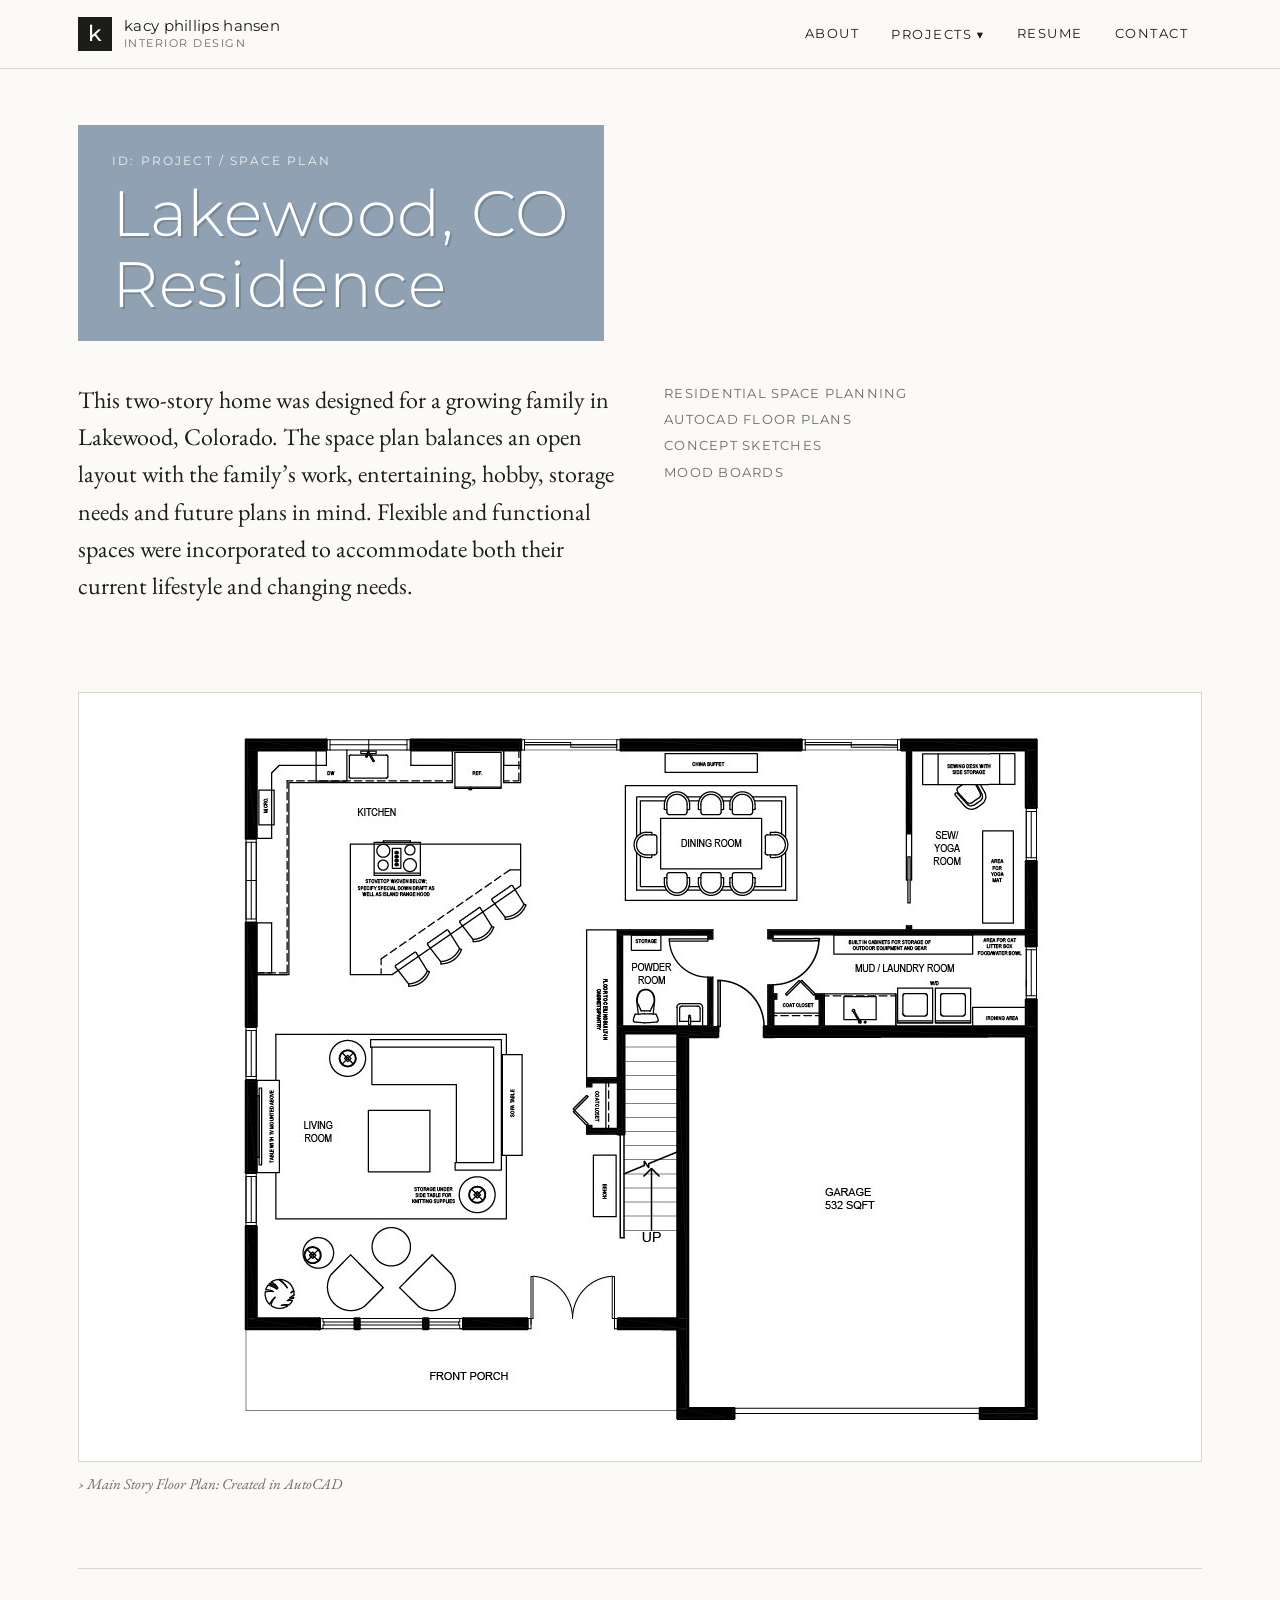
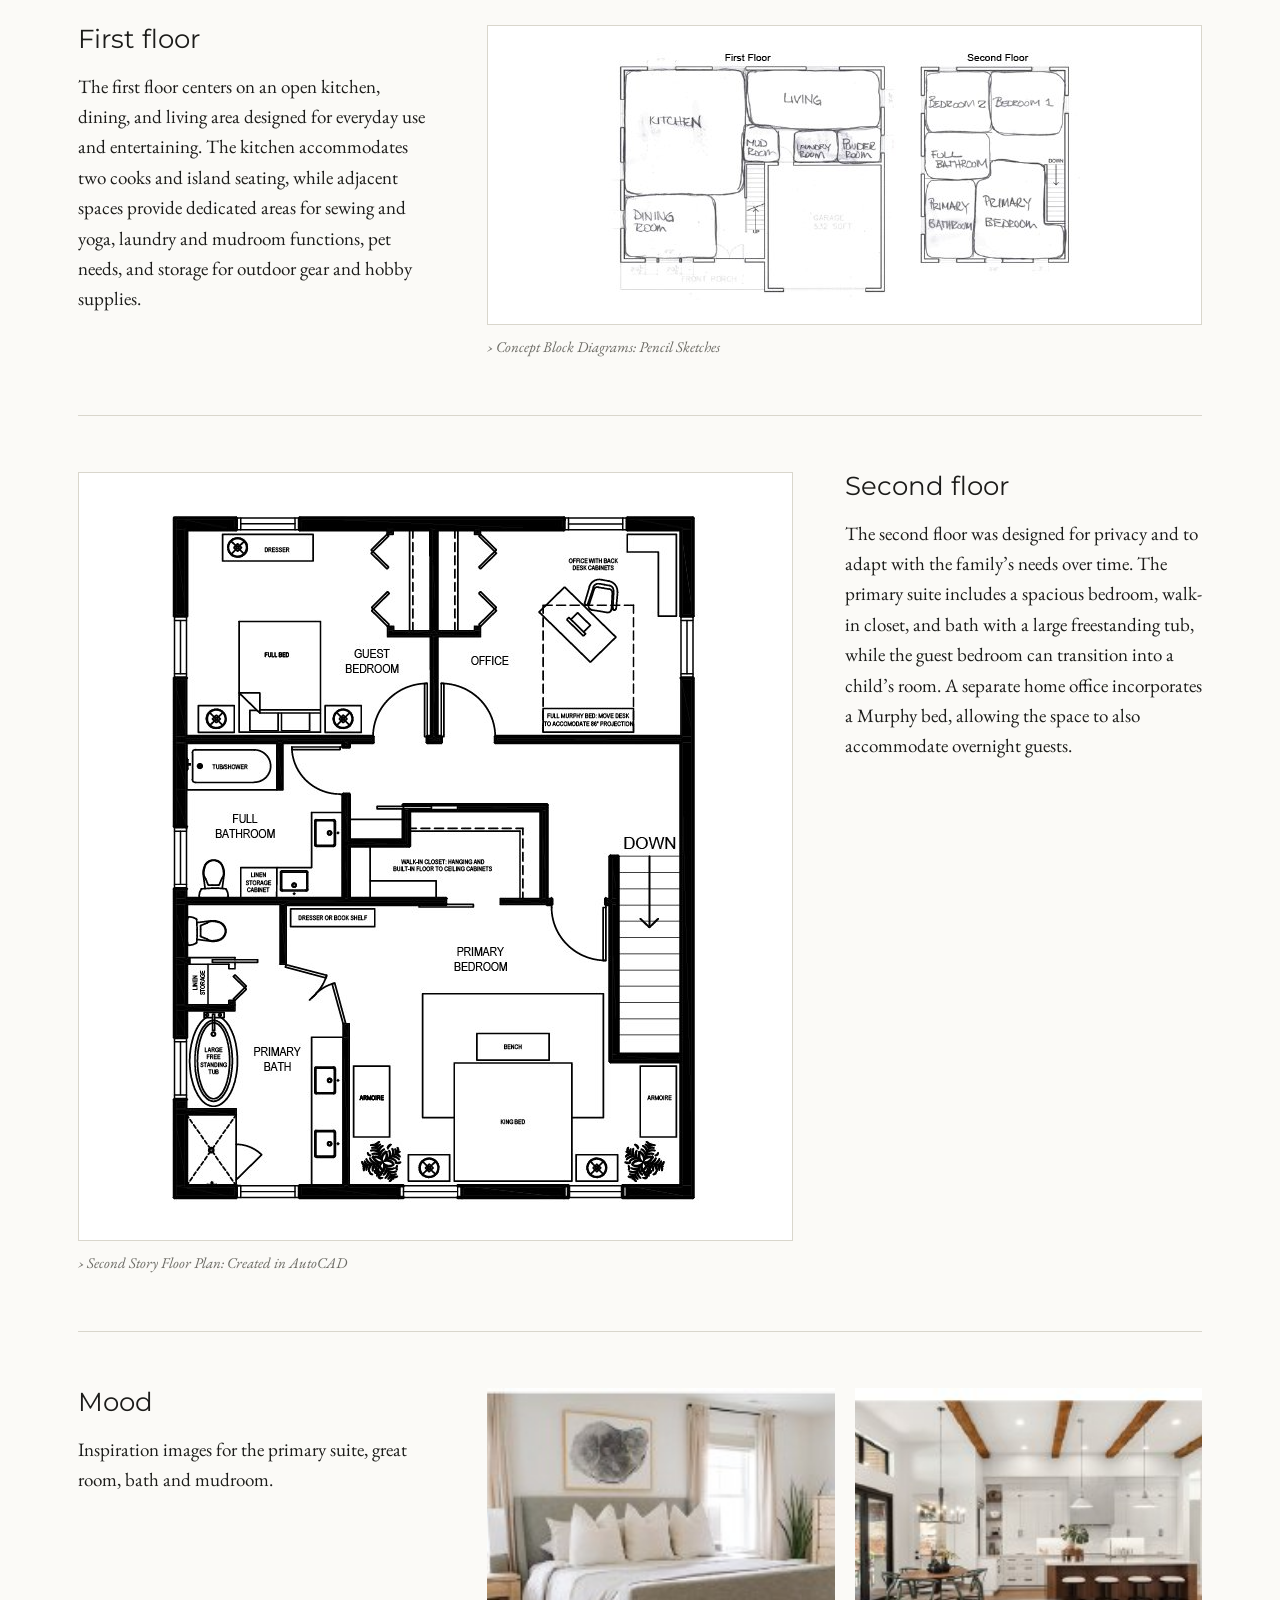
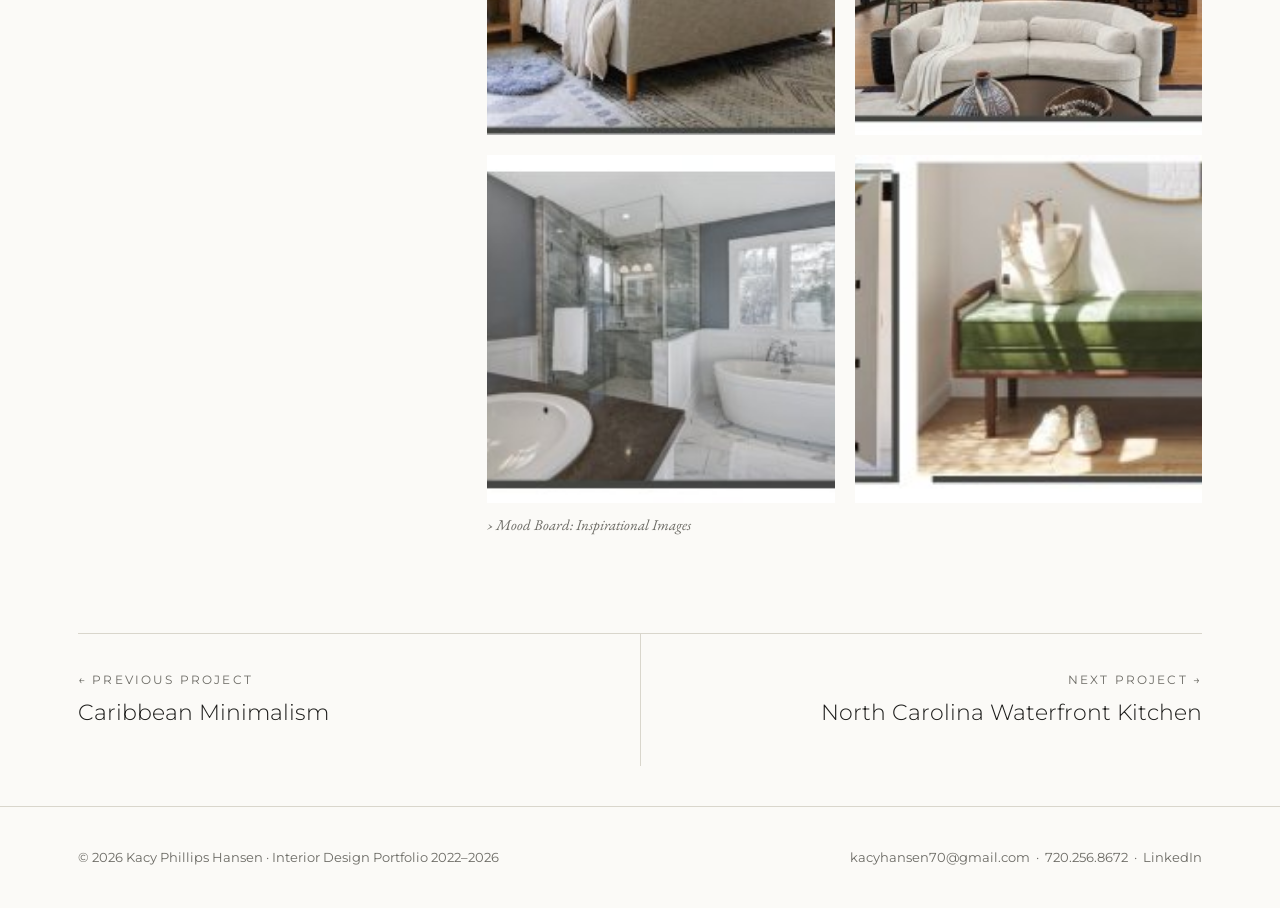
<file: lakewood-residence.html>
<!doctype html>
<html lang="en">
<head>
<meta charset="utf-8">
<meta name="viewport" content="width=device-width,initial-scale=1">
<title>Lakewood Residence — Kacy Phillips Hansen</title>
<meta name="description" content="Space Plan project by interior design student Kacy Phillips Hansen.">
<link rel="preconnect" href="https://fonts.googleapis.com">
<link rel="preconnect" href="https://fonts.gstatic.com" crossorigin>
<link href="https://fonts.googleapis.com/css2?family=EB+Garamond:ital,wght@0,400;0,500;1,400&family=Montserrat:wght@300;400;500;600&display=swap" rel="stylesheet">
<link rel="stylesheet" href="assets/style.css?v=2">
<link rel="icon" href="data:image/svg+xml,%3Csvg xmlns='http://www.w3.org/2000/svg' viewBox='0 0 32 32'%3E%3Crect width='32' height='32' fill='%231c1c1a'/%3E%3Ctext x='16' y='24' font-family='Arial' font-size='22' fill='white' text-anchor='middle'%3Ek%3C/text%3E%3C/svg%3E">
</head>
<body>
<a class="skip" href="#main">Skip to content</a>
<header class="site-header">
  <div class="wrap">
    <a class="brand" href="index.html" aria-label="Kacy Phillips Hansen — home">
      <span class="mark">k</span>
      <span class="brand-name">kacy phillips hansen<small>Interior Design</small></span>
    </a>
    <button class="menu-toggle" aria-expanded="false" aria-controls="nav">Menu</button>
    <nav class="nav" id="nav" aria-label="Main">
      <a href="index.html#about">About</a>
      <div class="dropdown">
        <button aria-haspopup="true">Projects ▾</button>
        <div class="dropdown-menu"><span class="menu-label">Projects</span><a href="lakewood-residence.html" aria-current="page"><span class="dot" style="background:var(--lakewood)"></span>Lakewood Residence</a><a href="carolina-coast-kitchen.html"><span class="dot" style="background:var(--carolina)"></span>North Carolina Waterfront Kitchen</a><a href="coeur-dalene-a-frame.html"><span class="dot" style="background:var(--aframe)"></span>Coeur d’Alene A-Frame</a><a href="caribbean-minimalism.html"><span class="dot" style="background:var(--caribbean)"></span>Caribbean Minimalism</a></div>
      </div>
      <a href="resume.html">Resume</a>
      <a href="mailto:kacyhansen70@gmail.com">Contact</a>
    </nav>
  </div>
</header>
<main id="main">
<div class="wrap" style="--c:var(--lakewood)">
<section class="p-hero">
  <div class="band"><p class="eyebrow">ID: Project / Space Plan</p><h1>Lakewood, CO<br>Residence</h1></div>
  <div class="p-intro"><p class="lead">This two-story home was designed for a growing family in Lakewood, Colorado. The space plan balances an open layout with the family’s work, entertaining, hobby, storage needs and future plans in mind. Flexible and functional spaces were incorporated to accommodate both their current lifestyle and changing needs.</p><div class="tags">Residential space planning<br>AutoCAD floor plans<br>Concept sketches<br>Mood boards</div></div>
</section>

<div class="feature"><figure><div class="plate" data-zoom><img src="images/hansen-residentialproject8a.jpg" alt="First-floor plan with kitchen, dining, living room, mudroom and garage" loading="lazy"></div><figcaption>Main Story Floor Plan: Created in AutoCAD</figcaption></figure></div>

<section class="chapter">
  <div class="chapter-text">
    <h2>First floor</h2>
    <p>The first floor centers on an open kitchen, dining, and living area designed for everyday use and entertaining. The kitchen accommodates two cooks and island seating, while adjacent spaces provide dedicated areas for sewing and yoga, laundry and mudroom functions, pet needs, and storage for outdoor gear and hobby supplies.</p>
  </div>
  <figure><div class="plate" data-zoom><img src="images/hansen-residentialproject7.jpg" alt="Hand-drawn concept block diagrams for first and second floors" loading="lazy"></div><figcaption>Concept Block Diagrams: Pencil Sketches</figcaption></figure>
</section>

<section class="chapter flip">
  <div class="chapter-text">
    <h2>Second floor</h2>
    <p>The second floor was designed for privacy and to adapt with the family’s needs over time. The primary suite includes a spacious bedroom, walk-in closet, and bath with a large freestanding tub, while the guest bedroom can transition into a child’s room. A separate home office incorporates a Murphy bed, allowing the space to also accommodate overnight guests.</p>
  </div>
  <figure><div class="plate" data-zoom><img src="images/hansen-residentialproject8b.jpg" alt="Second-floor plan with primary suite, guest bedroom and office" loading="lazy"></div><figcaption>Second Story Floor Plan: Created in AutoCAD</figcaption></figure>
</section>

<section class="chapter">
  <div class="chapter-text"><h2>Mood</h2><p>Inspiration images for the primary suite, great room, bath and mudroom.</p></div>
  <figure>
    <div class="grid-2">
      <div class="tile" data-zoom><img src="images/hansen-residentialproject41.jpg" alt="Bedroom inspiration" loading="lazy"></div>
      <div class="tile" data-zoom><img src="images/hansen-residentialproject43.jpg" alt="Great room inspiration" loading="lazy"></div>
      <div class="tile" data-zoom><img src="images/hansen-residentialproject42.jpg" alt="Bathroom inspiration" loading="lazy"></div>
      <div class="tile" data-zoom><img src="images/hansen-residentialproject4.jpg" alt="Mudroom inspiration" loading="lazy"></div>
    </div>
    <figcaption>Mood Board: Inspirational Images</figcaption>
  </figure>
</section>

<nav class="pager" aria-label="Project navigation">
  <a href="caribbean-minimalism.html"><p class="eyebrow">← Previous project</p><span class="t">Caribbean Minimalism</span></a>
  <a href="carolina-coast-kitchen.html"><p class="eyebrow">Next project →</p><span class="t">North Carolina Waterfront Kitchen</span></a>
</nav>
</div>
</main>
<footer class="site-footer">
  <div class="wrap">
    <span>© 2026 Kacy Phillips Hansen · Interior Design Portfolio 2022–2026</span>
    <span><a href="mailto:kacyhansen70@gmail.com">kacyhansen70@gmail.com</a> &nbsp;·&nbsp; <a href="tel:7202568672">720.256.8672</a> &nbsp;·&nbsp; <a href="https://www.linkedin.com/in/kacyphillipshansendesign/" target="_blank" rel="noopener">LinkedIn</a></span>
  </div>
</footer>
<script src="assets/site.js?v=2"></script>
</body>
</html>
</file>
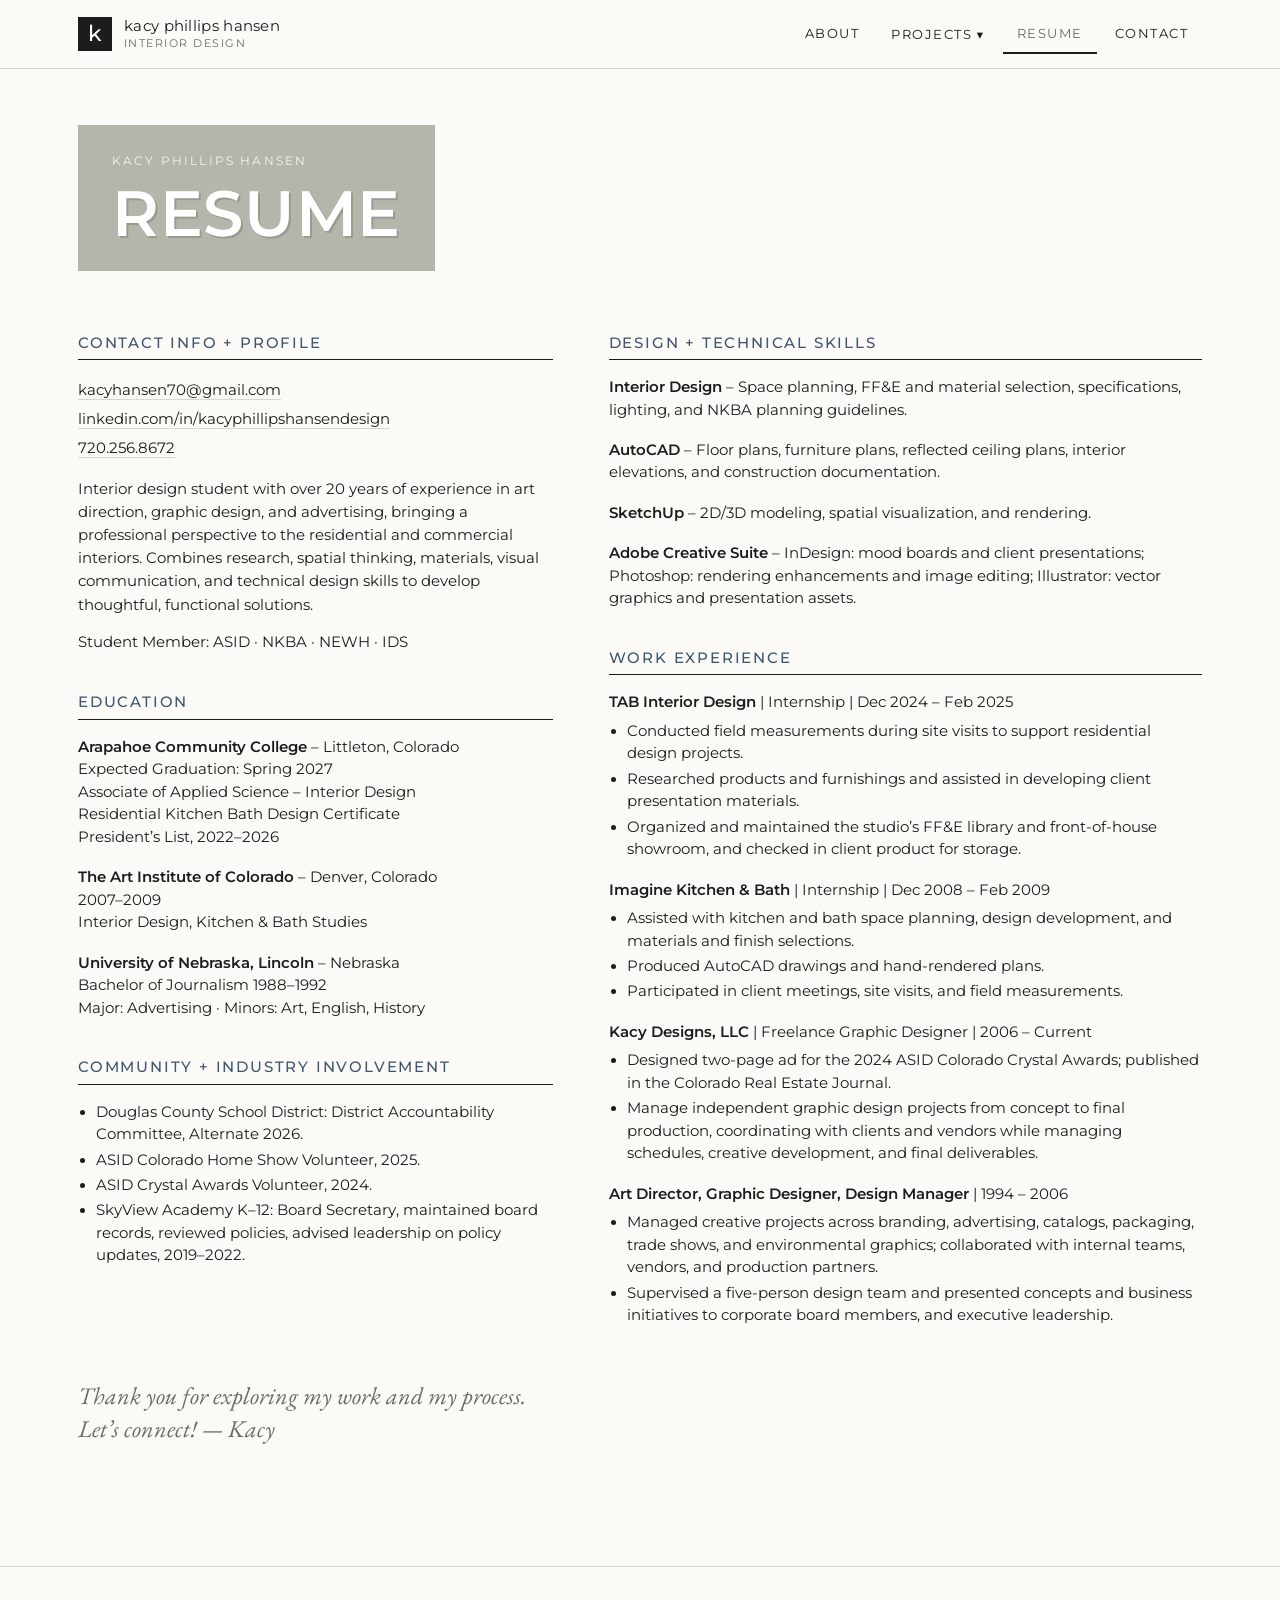
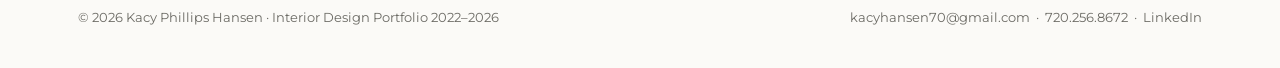
<file: resume.html>
<!doctype html>
<html lang="en">
<head>
<meta charset="utf-8">
<meta name="viewport" content="width=device-width,initial-scale=1">
<title>Resume — Kacy Phillips Hansen</title>
<meta name="description" content="Resume of interior design student Kacy Phillips Hansen.">
<link rel="preconnect" href="https://fonts.googleapis.com">
<link rel="preconnect" href="https://fonts.gstatic.com" crossorigin>
<link href="https://fonts.googleapis.com/css2?family=EB+Garamond:ital,wght@0,400;0,500;1,400&family=Montserrat:wght@300;400;500;600&display=swap" rel="stylesheet">
<link rel="stylesheet" href="assets/style.css?v=2">
<link rel="icon" href="data:image/svg+xml,%3Csvg xmlns='http://www.w3.org/2000/svg' viewBox='0 0 32 32'%3E%3Crect width='32' height='32' fill='%231c1c1a'/%3E%3Ctext x='16' y='24' font-family='Arial' font-size='22' fill='white' text-anchor='middle'%3Ek%3C/text%3E%3C/svg%3E">
</head>
<body>
<a class="skip" href="#main">Skip to content</a>
<header class="site-header">
  <div class="wrap">
    <a class="brand" href="index.html" aria-label="Kacy Phillips Hansen — home">
      <span class="mark">k</span>
      <span class="brand-name">kacy phillips hansen<small>Interior Design</small></span>
    </a>
    <button class="menu-toggle" aria-expanded="false" aria-controls="nav">Menu</button>
    <nav class="nav" id="nav" aria-label="Main">
      <a href="index.html#about">About</a>
      <div class="dropdown">
        <button aria-haspopup="true">Projects ▾</button>
        <div class="dropdown-menu"><span class="menu-label">Projects</span><a href="lakewood-residence.html"><span class="dot" style="background:var(--lakewood)"></span>Lakewood Residence</a><a href="carolina-coast-kitchen.html"><span class="dot" style="background:var(--carolina)"></span>North Carolina Waterfront Kitchen</a><a href="coeur-dalene-a-frame.html"><span class="dot" style="background:var(--aframe)"></span>Coeur d’Alene A-Frame</a><a href="caribbean-minimalism.html"><span class="dot" style="background:var(--caribbean)"></span>Caribbean Minimalism</a></div>
      </div>
      <a href="resume.html" aria-current="page">Resume</a>
      <a href="mailto:kacyhansen70@gmail.com">Contact</a>
    </nav>
  </div>
</header>
<main id="main">
<div class="wrap" style="--c:var(--stone)">
<section class="p-hero">
  <div class="band"><p class="eyebrow">Kacy Phillips Hansen</p><h1><strong>RESUME</strong></h1></div>
</section>
<div class="resume">
  <div>
    <div class="r-block">
      <h3>Contact Info + Profile</h3>
      <ul class="r-contact">
        <li><a href="mailto:kacyhansen70@gmail.com">kacyhansen70@gmail.com</a></li>
        <li><a href="https://www.linkedin.com/in/kacyphillipshansendesign/" target="_blank" rel="noopener">linkedin.com/in/kacyphillipshansendesign</a></li>
        <li><a href="tel:7202568672">720.256.8672</a></li>
      </ul>
      <p class="r-body">Interior design student with over 20 years of experience in art direction, graphic design, and advertising, bringing a professional perspective to the residential and commercial interiors. Combines research, spatial thinking, materials, visual communication, and technical design skills to develop thoughtful, functional solutions.</p>
      <p class="r-body">Student Member: ASID · NKBA · NEWH · IDS</p>
    </div>
    <div class="r-block">
      <h3>Education</h3>
      <div class="r-item"><b>Arapahoe Community College</b> – Littleton, Colorado<br>Expected Graduation: Spring 2027<br>Associate of Applied Science – Interior Design<br>Residential Kitchen Bath Design Certificate<br>President’s List, 2022–2026</div>
      <div class="r-item"><b>The Art Institute of Colorado</b> – Denver, Colorado<br>2007–2009<br>Interior Design, Kitchen &amp; Bath Studies</div>
      <div class="r-item"><b>University of Nebraska, Lincoln</b> – Nebraska<br>Bachelor of Journalism 1988–1992<br>Major: Advertising · Minors: Art, English, History</div>
    </div>
    <div class="r-block">
      <h3>Community + Industry Involvement</h3>
      <div class="r-item"><ul>
        <li>Douglas County School District: District Accountability Committee, Alternate 2026.</li>
        <li>ASID Colorado Home Show Volunteer, 2025.</li>
        <li>ASID Crystal Awards Volunteer, 2024.</li>
        <li>SkyView Academy K–12: Board Secretary, maintained board records, reviewed policies, advised leadership on policy updates, 2019–2022.</li>
      </ul></div>
    </div>
  </div>
  <div class="r-right">
    <div class="r-block">
      <h3>Design + Technical Skills</h3>
      <div class="r-item"><b>Interior Design</b> – Space planning, FF&amp;E and material selection, specifications, lighting, and NKBA planning guidelines.</div>
      <div class="r-item"><b>AutoCAD</b> – Floor plans, furniture plans, reflected ceiling plans, interior elevations, and construction documentation.</div>
      <div class="r-item"><b>SketchUp</b> – 2D/3D modeling, spatial visualization, and rendering.</div>
      <div class="r-item"><b>Adobe Creative Suite</b> – InDesign: mood boards and client presentations; Photoshop: rendering enhancements and image editing; Illustrator: vector graphics and presentation assets.</div>
    </div>
    <div class="r-block">
      <h3>Work Experience</h3>
      <div class="r-item"><b>TAB Interior Design</b> | Internship | Dec 2024 – Feb 2025<ul>
        <li>Conducted field measurements during site visits to support residential design projects.</li>
        <li>Researched products and furnishings and assisted in developing client presentation materials.</li>
        <li>Organized and maintained the studio’s FF&amp;E library and front-of-house showroom, and checked in client product for storage.</li></ul></div>
      <div class="r-item"><b>Imagine Kitchen &amp; Bath</b> | Internship | Dec 2008 – Feb 2009<ul>
        <li>Assisted with kitchen and bath space planning, design development, and materials and finish selections.</li>
        <li>Produced AutoCAD drawings and hand-rendered plans.</li>
        <li>Participated in client meetings, site visits, and field measurements.</li></ul></div>
      <div class="r-item"><b>Kacy Designs, LLC</b> | Freelance Graphic Designer | 2006 – Current<ul>
        <li>Designed two-page ad for the 2024 ASID Colorado Crystal Awards; published in the Colorado Real Estate Journal.</li>
        <li>Manage independent graphic design projects from concept to final production, coordinating with clients and vendors while managing schedules, creative development, and final deliverables.</li></ul></div>
      <div class="r-item"><b>Art Director, Graphic Designer, Design Manager</b> | 1994 – 2006<ul>
        <li>Managed creative projects across branding, advertising, catalogs, packaging, trade shows, and environmental graphics; collaborated with internal teams, vendors, and production partners.</li>
        <li>Supervised a five-person design team and presented concepts and business initiatives to corporate board members, and executive leadership.</li></ul></div>
    </div>
  </div>
  <p class="thanks">Thank you for exploring my work and my process. Let’s connect! — Kacy</p>
</div>
</div>
</main>
<footer class="site-footer">
  <div class="wrap">
    <span>© 2026 Kacy Phillips Hansen · Interior Design Portfolio 2022–2026</span>
    <span><a href="mailto:kacyhansen70@gmail.com">kacyhansen70@gmail.com</a> &nbsp;·&nbsp; <a href="tel:7202568672">720.256.8672</a> &nbsp;·&nbsp; <a href="https://www.linkedin.com/in/kacyphillipshansendesign/" target="_blank" rel="noopener">LinkedIn</a></span>
  </div>
</footer>
<script src="assets/site.js?v=2"></script>
</body>
</html>
</file>
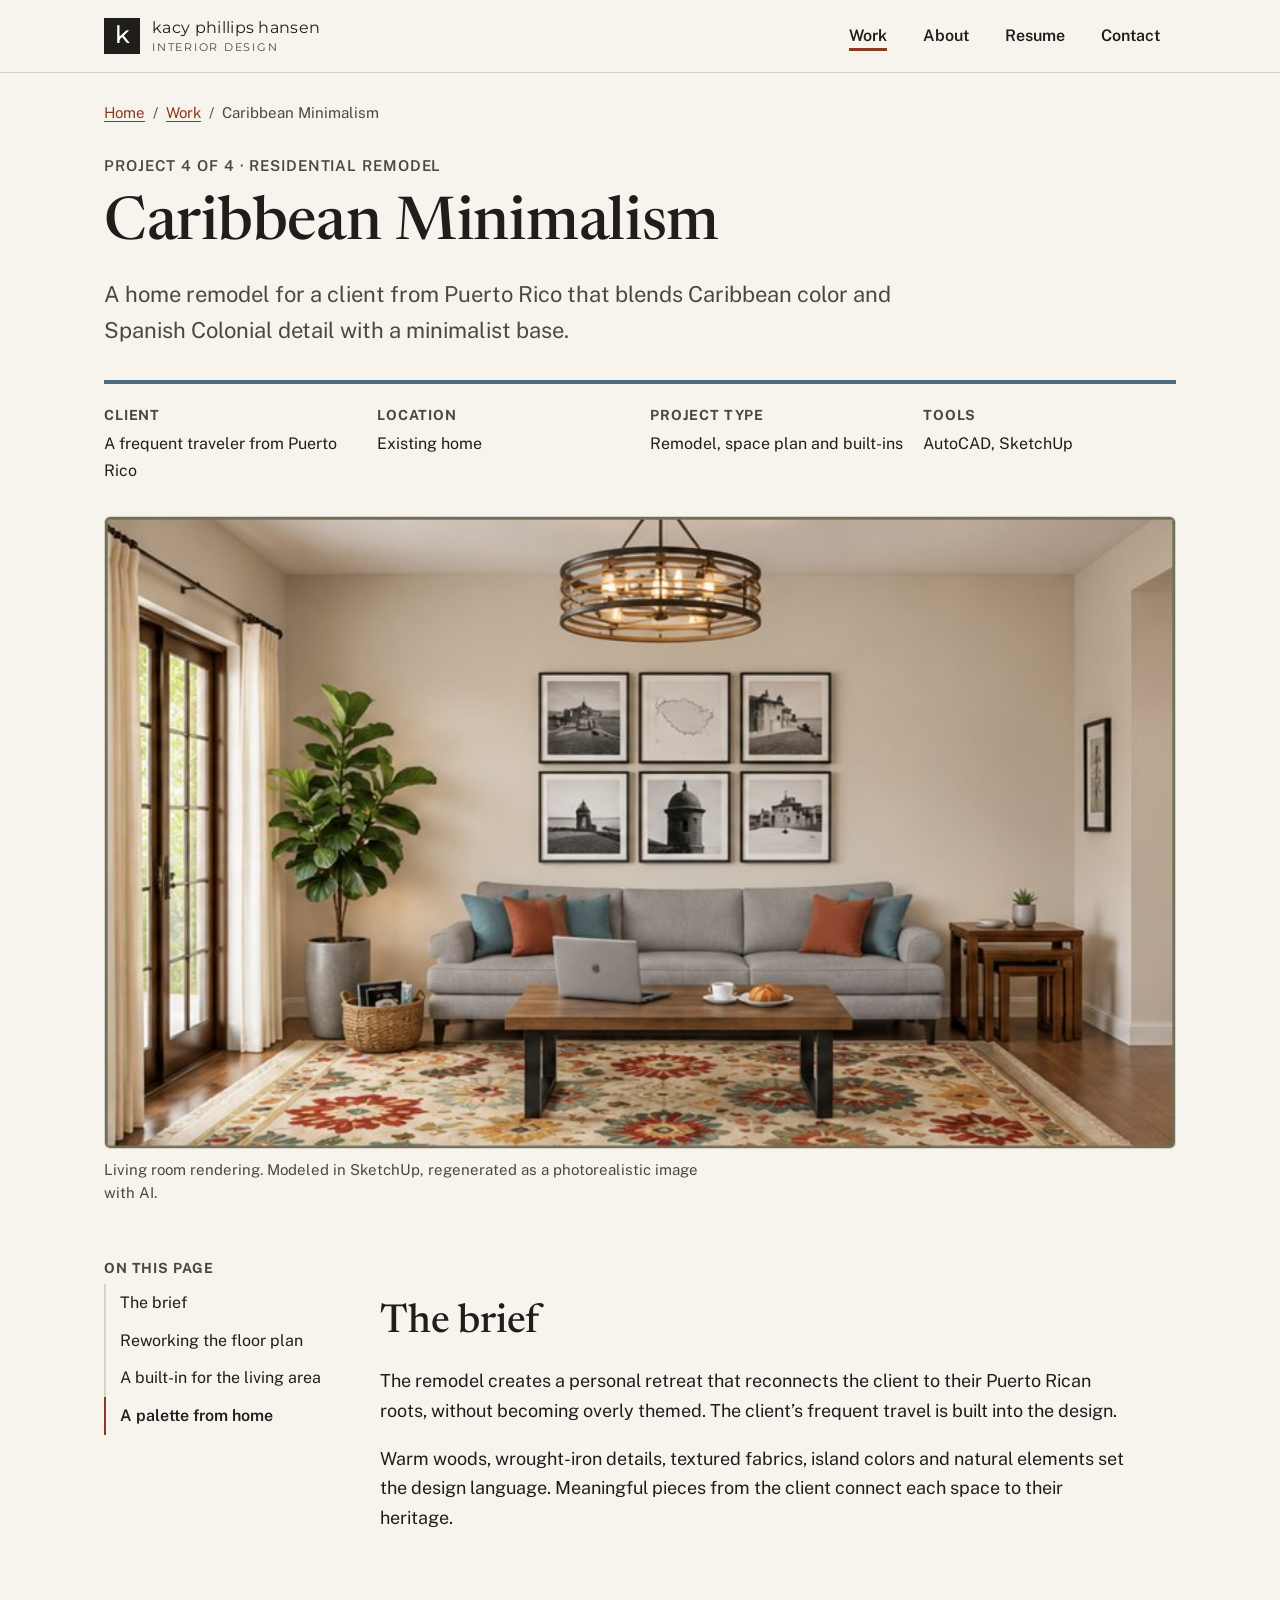
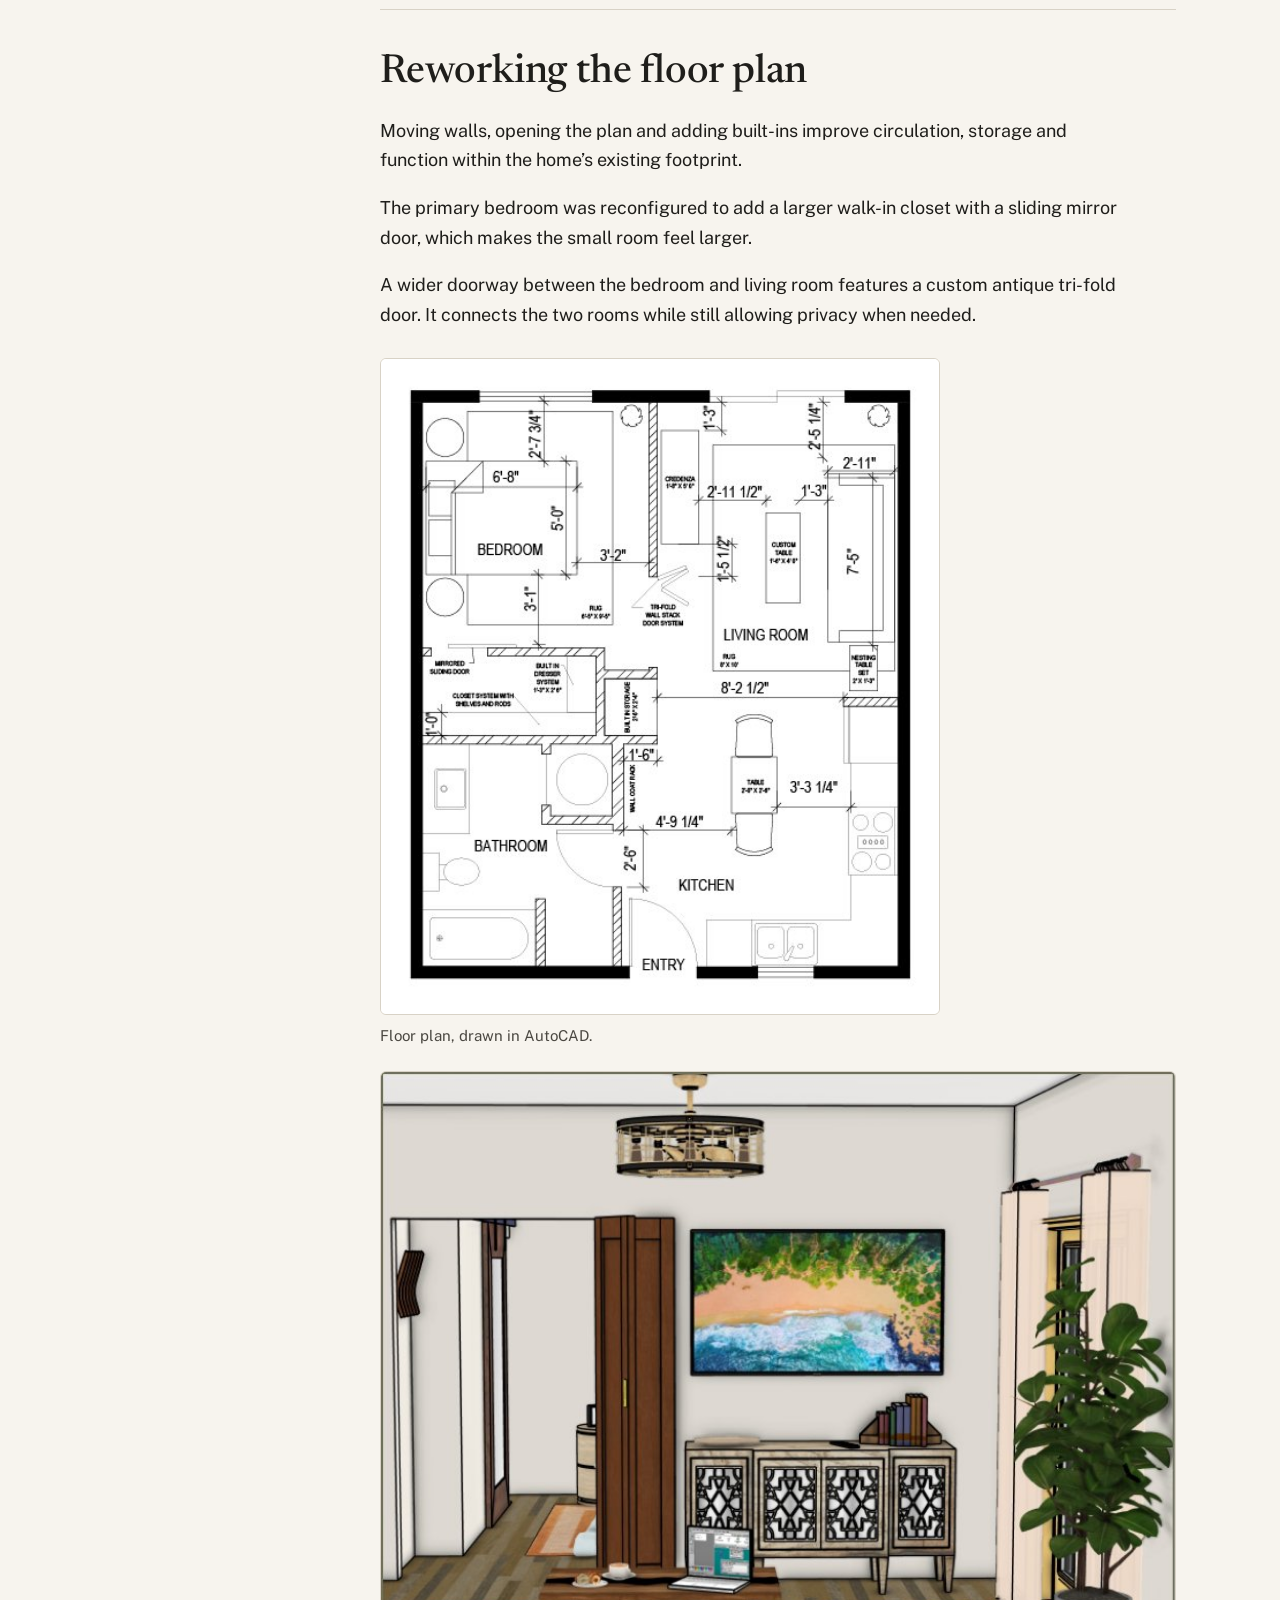
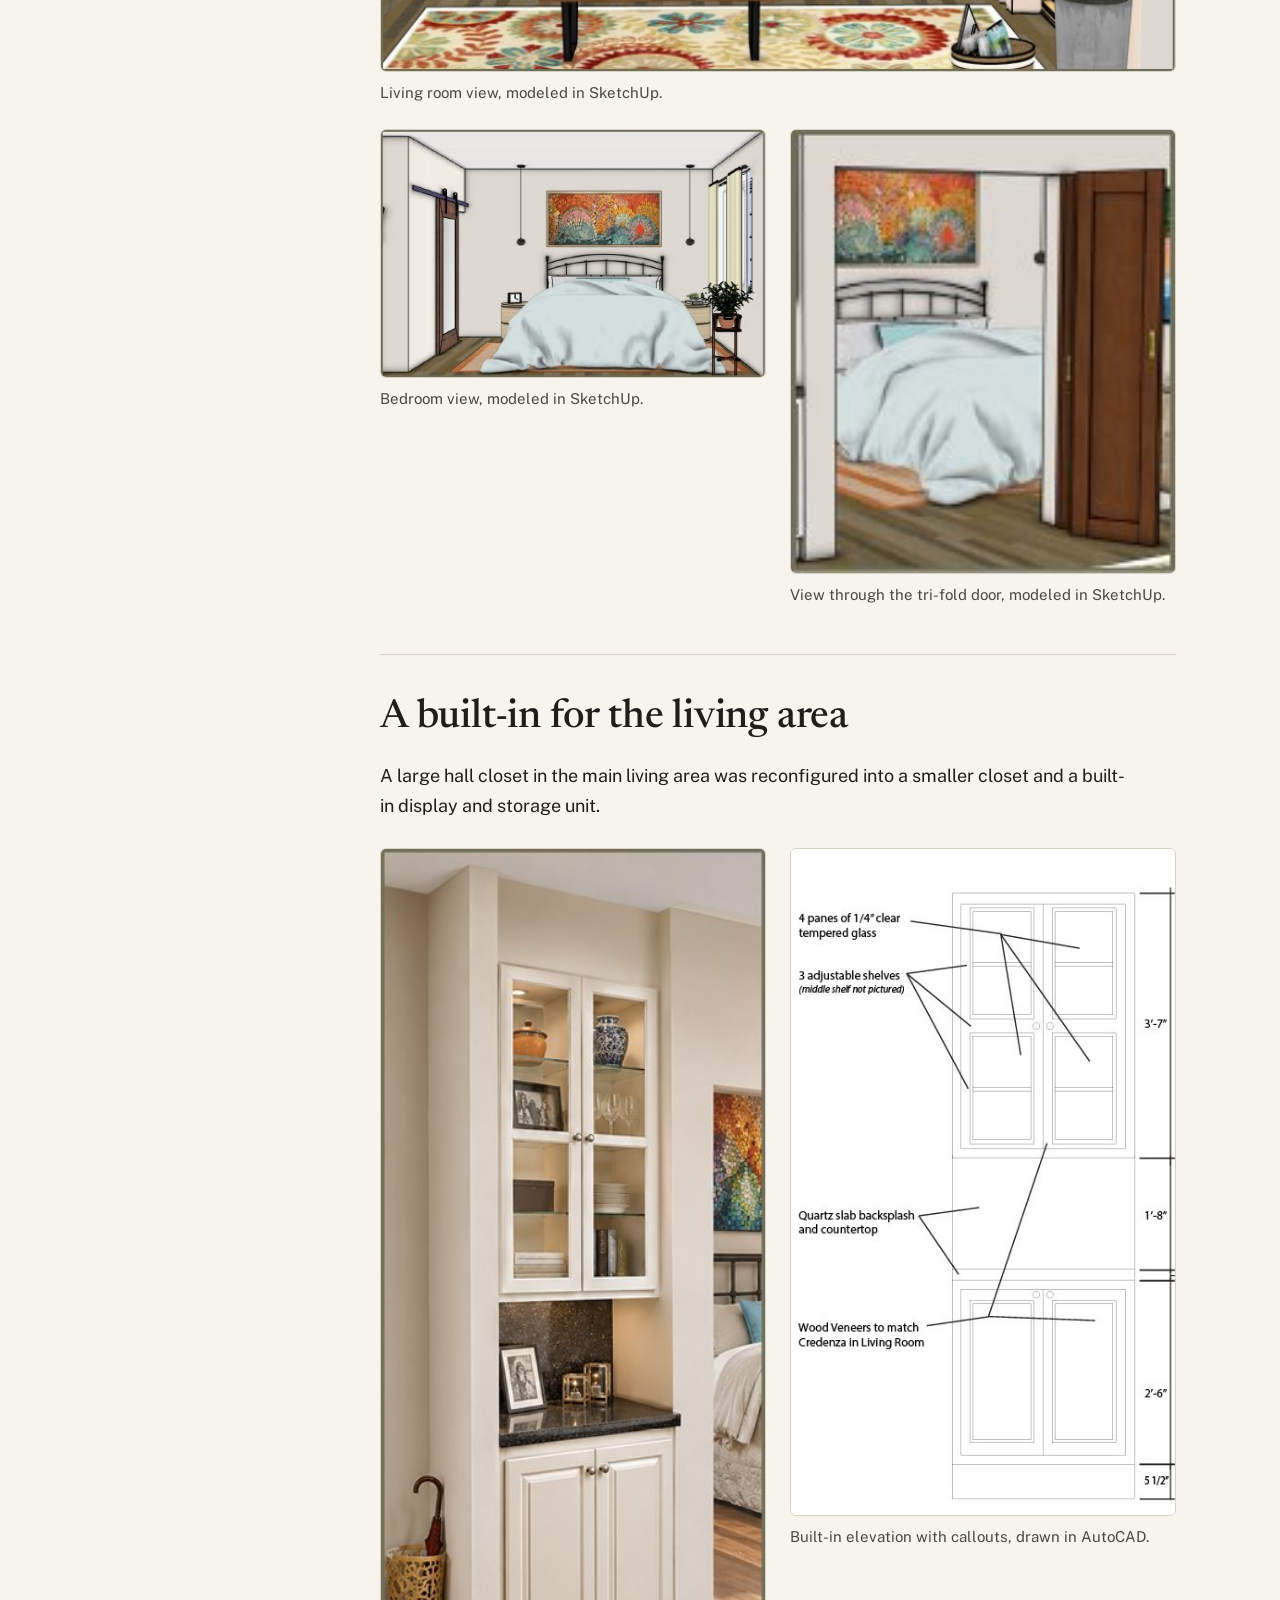
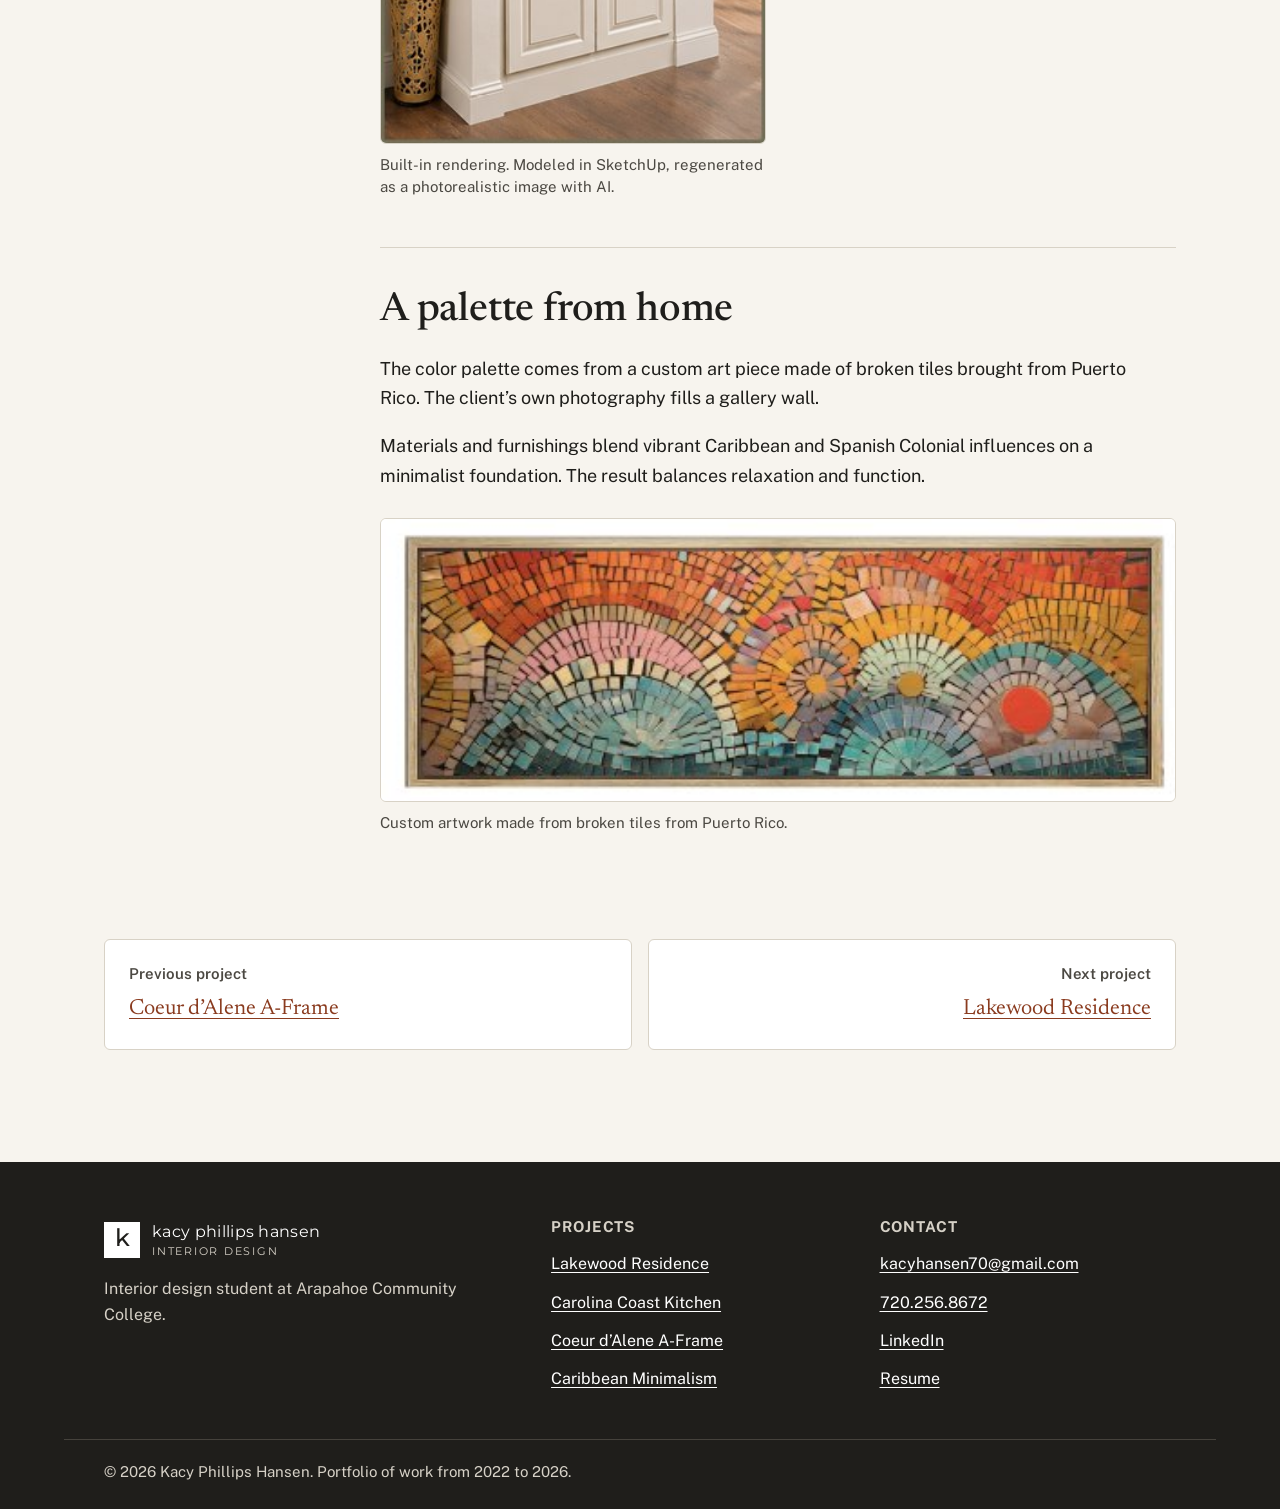
<file: DesignB/caribbean-minimalism.html>
<!doctype html>
<html lang="en" class="no-js">
<head>
<meta charset="utf-8">
<meta name="viewport" content="width=device-width, initial-scale=1">
<title>Caribbean Minimalism | Kacy Phillips Hansen</title>
<meta name="description" content="A home remodel for a client from Puerto Rico that blends Caribbean color and Spanish Colonial detail with a minimalist base.">
<meta name="theme-color" content="#f7f4ee">
<link rel="preconnect" href="https://fonts.googleapis.com">
<link rel="preconnect" href="https://fonts.gstatic.com" crossorigin>
<link href="https://fonts.googleapis.com/css2?family=Montserrat:wght@400;500&family=Newsreader:opsz,wght@6..72,400;6..72,500&family=Public+Sans:ital,wght@0,400;0,600;0,700;1,400&display=swap" rel="stylesheet">
<link rel="stylesheet" href="assets/b.css?v=2">
<script>document.documentElement.classList.remove("no-js")</script>
<link rel="icon" href="data:image/svg+xml,%3Csvg xmlns='http://www.w3.org/2000/svg' viewBox='0 0 32 32'%3E%3Crect width='32' height='32' fill='%231f1e1b'/%3E%3Ctext x='16' y='24' font-family='Arial' font-size='22' fill='white' text-anchor='middle'%3Ek%3C/text%3E%3C/svg%3E">
</head>
<body>
<a class="skip-link" href="#main">Skip to main content</a>
<header class="site-header">
  <div class="container header-inner">
    <a class="logo" href="./" aria-label="Kacy Phillips Hansen, Interior Design. Home">
      <span class="logo-mark" aria-hidden="true">k</span>
      <span class="logo-text" aria-hidden="true">kacy phillips hansen<span>Interior Design</span></span>
    </a>
    <nav aria-label="Main">
      <button class="menu-button" type="button" aria-expanded="false" aria-controls="main-nav">
        <span class="menu-icon" aria-hidden="true"></span><span class="menu-text">Menu</span>
      </button>
      <ul class="nav-list" id="main-nav"><li><a href="./#work" class="is-active">Work</a></li><li><a href="./#about">About</a></li><li><a href="resume.html">Resume</a></li><li><a href="./#contact">Contact</a></li></ul>
    </nav>
  </div>
</header>
<main id="main" style="--accent-project:#4f6d80">
<div class="container">
  <nav class="breadcrumb" aria-label="Breadcrumb">
    <ol><li><a href="./">Home</a></li><li><a href="./#work">Work</a></li><li><a href="caribbean-minimalism.html" aria-current="page">Caribbean Minimalism</a></li></ol>
  </nav>
  <header class="p-header">
    <p class="kicker">Project 4 of 4 · Residential remodel</p>
    <h1>Caribbean Minimalism</h1>
    <p class="p-lead">A home remodel for a client from Puerto Rico that blends Caribbean color and Spanish Colonial detail with a minimalist base.</p>
    <dl class="facts"><div><dt>Client</dt><dd>A frequent traveler from Puerto Rico</dd></div><div><dt>Location</dt><dd>Existing home</dd></div><div><dt>Project type</dt><dd>Remodel, space plan and built-ins</dd></div><div><dt>Tools</dt><dd>AutoCAD, SketchUp</dd></div></dl>
  </header>
  <div class="p-hero"><figure class="fig">
  <button type="button" class="zoom" data-src="../images/living-room-ai-created.jpg" data-alt="Living room with a gray sofa, orange pillows, a patterned rug, a gallery wall of black-and-white photos and a wrought-iron chandelier." data-caption="Living room rendering. Modeled in SketchUp, regenerated as a photorealistic image with AI.">
    <img src="../images/living-room-ai-created.jpg" alt="Living room with a gray sofa, orange pillows, a patterned rug, a gallery wall of black-and-white photos and a wrought-iron chandelier." width="795" height="469" fetchpriority="high">
    <span class="zoom-hint" aria-hidden="true">Enlarge</span>
    <span class="visually-hidden">Enlarge image</span>
  </button>
  <figcaption>Living room rendering. Modeled in SketchUp, regenerated as a photorealistic image with AI.</figcaption>
</figure></div>
  <div class="p-layout">
    <nav class="toc" aria-label="On this page">
      <h2 class="toc-title">On this page</h2>
      <ol><li><a href="#the-brief">The brief</a></li><li><a href="#reworking-the-floor-plan">Reworking the floor plan</a></li><li><a href="#a-built-in-for-the-living-area">A built-in for the living area</a></li><li><a href="#a-palette-from-home">A palette from home</a></li></ol>
    </nav>
    <div class="p-content">
<section class="p-section" id="the-brief" aria-labelledby="the-brief-h">
  <div class="p-section-text"><h2 id="the-brief-h">The brief</h2><p>The remodel creates a personal retreat that reconnects the client to their Puerto Rican roots, without becoming overly themed. The client’s frequent travel is built into the design.</p><p>Warm woods, wrought-iron details, textured fabrics, island colors and natural elements set the design language. Meaningful pieces from the client connect each space to their heritage.</p></div>
  
  
</section>
<section class="p-section" id="reworking-the-floor-plan" aria-labelledby="reworking-the-floor-plan-h">
  <div class="p-section-text"><h2 id="reworking-the-floor-plan-h">Reworking the floor plan</h2><p>Moving walls, opening the plan and adding built-ins improve circulation, storage and function within the home’s existing footprint.</p><p>The primary bedroom was reconfigured to add a larger walk-in closet with a sliding mirror door, which makes the small room feel larger.</p><p>A wider doorway between the bedroom and living room features a custom antique tri-fold door. It connects the two rooms while still allowing privacy when needed.</p></div>
  <div class="figs figs-tall"><figure class="fig">
  <button type="button" class="zoom" data-src="../images/slide8-furnitureplan.jpg" data-alt="Furniture plan with bedroom, living room, kitchen, bathroom and entry, with dimensions." data-caption="Floor plan, drawn in AutoCAD.">
    <img src="../images/slide8-furnitureplan.jpg" alt="Furniture plan with bedroom, living room, kitchen, bathroom and entry, with dimensions." width="484" height="568" loading="lazy" decoding="async">
    <span class="zoom-hint" aria-hidden="true">Enlarge</span>
    <span class="visually-hidden">Enlarge image</span>
  </button>
  <figcaption>Floor plan, drawn in AutoCAD.</figcaption>
</figure></div>
<div class="figs figs-wide"><figure class="fig">
  <button type="button" class="zoom" data-src="../images/slide35-livingroom.jpg" data-alt="3D view from the living room toward the bedroom, showing the antique door, a credenza and a beach artwork." data-caption="Living room view, modeled in SketchUp.">
    <img src="../images/slide35-livingroom.jpg" alt="3D view from the living room toward the bedroom, showing the antique door, a credenza and a beach artwork." width="774" height="584" loading="lazy" decoding="async">
    <span class="zoom-hint" aria-hidden="true">Enlarge</span>
    <span class="visually-hidden">Enlarge image</span>
  </button>
  <figcaption>Living room view, modeled in SketchUp.</figcaption>
</figure></div>
<div class="figs figs-grid"><figure class="fig">
  <button type="button" class="zoom" data-src="../images/slide34-bedroom.jpg" data-alt="3D view of the bedroom with a white bed and a colorful mosaic artwork." data-caption="Bedroom view, modeled in SketchUp.">
    <img src="../images/slide34-bedroom.jpg" alt="3D view of the bedroom with a white bed and a colorful mosaic artwork." width="436" height="281" loading="lazy" decoding="async">
    <span class="zoom-hint" aria-hidden="true">Enlarge</span>
    <span class="visually-hidden">Enlarge image</span>
  </button>
  <figcaption>Bedroom view, modeled in SketchUp.</figcaption>
</figure><figure class="fig">
  <button type="button" class="zoom" data-src="../images/slide34-bedroom1.jpg" data-alt="3D view into the bedroom through the tri-fold doorway." data-caption="View through the tri-fold door, modeled in SketchUp.">
    <img src="../images/slide34-bedroom1.jpg" alt="3D view into the bedroom through the tri-fold doorway." width="150" height="173" loading="lazy" decoding="async">
    <span class="zoom-hint" aria-hidden="true">Enlarge</span>
    <span class="visually-hidden">Enlarge image</span>
  </button>
  <figcaption>View through the tri-fold door, modeled in SketchUp.</figcaption>
</figure></div>
  
</section>
<section class="p-section" id="a-built-in-for-the-living-area" aria-labelledby="a-built-in-for-the-living-area-h">
  <div class="p-section-text"><h2 id="a-built-in-for-the-living-area-h">A built-in for the living area</h2><p>A large hall closet in the main living area was reconfigured into a smaller closet and a built-in display and storage unit.</p></div>
  <div class="figs figs-grid"><figure class="fig">
  <button type="button" class="zoom" data-src="../images/built-in-cabinet-display-ai-created.jpg" data-alt="Built-in cabinet with glass upper doors, display shelves, a dark countertop and closed lower cabinets." data-caption="Built-in rendering. Modeled in SketchUp, regenerated as a photorealistic image with AI.">
    <img src="../images/built-in-cabinet-display-ai-created.jpg" alt="Built-in cabinet with glass upper doors, display shelves, a dark countertop and closed lower cabinets." width="313" height="728" loading="lazy" decoding="async">
    <span class="zoom-hint" aria-hidden="true">Enlarge</span>
    <span class="visually-hidden">Enlarge image</span>
  </button>
  <figcaption>Built-in rendering. Modeled in SketchUp, regenerated as a photorealistic image with AI.</figcaption>
</figure><figure class="fig">
  <button type="button" class="zoom" data-src="../images/slide9-detaildrawing.jpg" data-alt="Elevation of the built-in with callouts for tempered glass doors, adjustable shelves, quartz backsplash and wood veneers." data-caption="Built-in elevation with callouts, drawn in AutoCAD.">
    <img src="../images/slide9-detaildrawing.jpg" alt="Elevation of the built-in with callouts for tempered glass doors, adjustable shelves, quartz backsplash and wood veneers." width="415" height="719" loading="lazy" decoding="async">
    <span class="zoom-hint" aria-hidden="true">Enlarge</span>
    <span class="visually-hidden">Enlarge image</span>
  </button>
  <figcaption>Built-in elevation with callouts, drawn in AutoCAD.</figcaption>
</figure></div>
  
</section>
<section class="p-section" id="a-palette-from-home" aria-labelledby="a-palette-from-home-h">
  <div class="p-section-text"><h2 id="a-palette-from-home-h">A palette from home</h2><p>The color palette comes from a custom art piece made of broken tiles brought from Puerto Rico. The client’s own photography fills a gallery wall.</p><p>Materials and furnishings blend vibrant Caribbean and Spanish Colonial influences on a minimalist foundation. The result balances relaxation and function.</p></div>
  <div class="figs figs-wide"><figure class="fig">
  <button type="button" class="zoom" data-src="../images/slide12-artbed.jpg" data-alt="Mosaic artwork of fan shapes in orange, teal, red and gold, made from broken tiles." data-caption="Custom artwork made from broken tiles from Puerto Rico.">
    <img src="../images/slide12-artbed.jpg" alt="Mosaic artwork of fan shapes in orange, teal, red and gold, made from broken tiles." width="439" height="156" loading="lazy" decoding="async">
    <span class="zoom-hint" aria-hidden="true">Enlarge</span>
    <span class="visually-hidden">Enlarge image</span>
  </button>
  <figcaption>Custom artwork made from broken tiles from Puerto Rico.</figcaption>
</figure></div>
  
</section>

    </div>
  </div>
  <nav class="p-pager" aria-label="More projects">
    <a class="pager-link" href="coeur-dalene-a-frame.html"><span class="pager-dir">Previous project</span><span class="pager-title">Coeur d’Alene A-Frame</span></a>
    <a class="pager-link pager-next" href="lakewood-residence.html"><span class="pager-dir">Next project</span><span class="pager-title">Lakewood Residence</span></a>
  </nav>
</div>
</main>
<footer class="site-footer">
  <div class="container footer-grid">
    <div>
      <a class="logo logo-footer" href="./" aria-label="Kacy Phillips Hansen, Interior Design. Home">
      <span class="logo-mark" aria-hidden="true">k</span>
      <span class="logo-text" aria-hidden="true">kacy phillips hansen<span>Interior Design</span></span>
    </a>
      <p class="footer-note">Interior design student at Arapahoe Community College.</p>
    </div>
    <nav aria-label="Projects">
      <h2 class="footer-heading">Projects</h2>
      <ul class="footer-list"><li><a href="lakewood-residence.html">Lakewood Residence</a></li><li><a href="carolina-coast-kitchen.html">Carolina Coast Kitchen</a></li><li><a href="coeur-dalene-a-frame.html">Coeur d’Alene A-Frame</a></li><li><a href="caribbean-minimalism.html">Caribbean Minimalism</a></li></ul>
    </nav>
    <div>
      <h2 class="footer-heading">Contact</h2>
      <ul class="footer-list">
        <li><a href="mailto:kacyhansen70@gmail.com">kacyhansen70@gmail.com</a></li>
        <li><a href="tel:+17202568672">720.256.8672</a></li>
        <li><a href="https://www.linkedin.com/in/kacyphillipshansendesign/" rel="noopener">LinkedIn<span class="visually-hidden"> (opens LinkedIn)</span></a></li>
        <li><a href="resume.html">Resume</a></li>
      </ul>
    </div>
  </div>
  <div class="container footer-base"><p>© 2026 Kacy Phillips Hansen. Portfolio of work from 2022 to 2026.</p></div>
</footer>
<dialog class="viewer" aria-labelledby="viewer-caption">
  <div class="viewer-bar">
    <p class="viewer-count" aria-live="polite"></p>
    <button type="button" class="viewer-btn" data-close>Close<span class="visually-hidden"> image viewer</span></button>
  </div>
  <figure class="viewer-figure">
    <img alt="">
    <figcaption id="viewer-caption"></figcaption>
  </figure>
  <div class="viewer-nav">
    <button type="button" class="viewer-btn" data-prev>← Previous</button>
    <button type="button" class="viewer-btn" data-next>Next →</button>
  </div>
</dialog>
<script src="assets/b.js?v=2"></script>
</body>
</html>
</file>
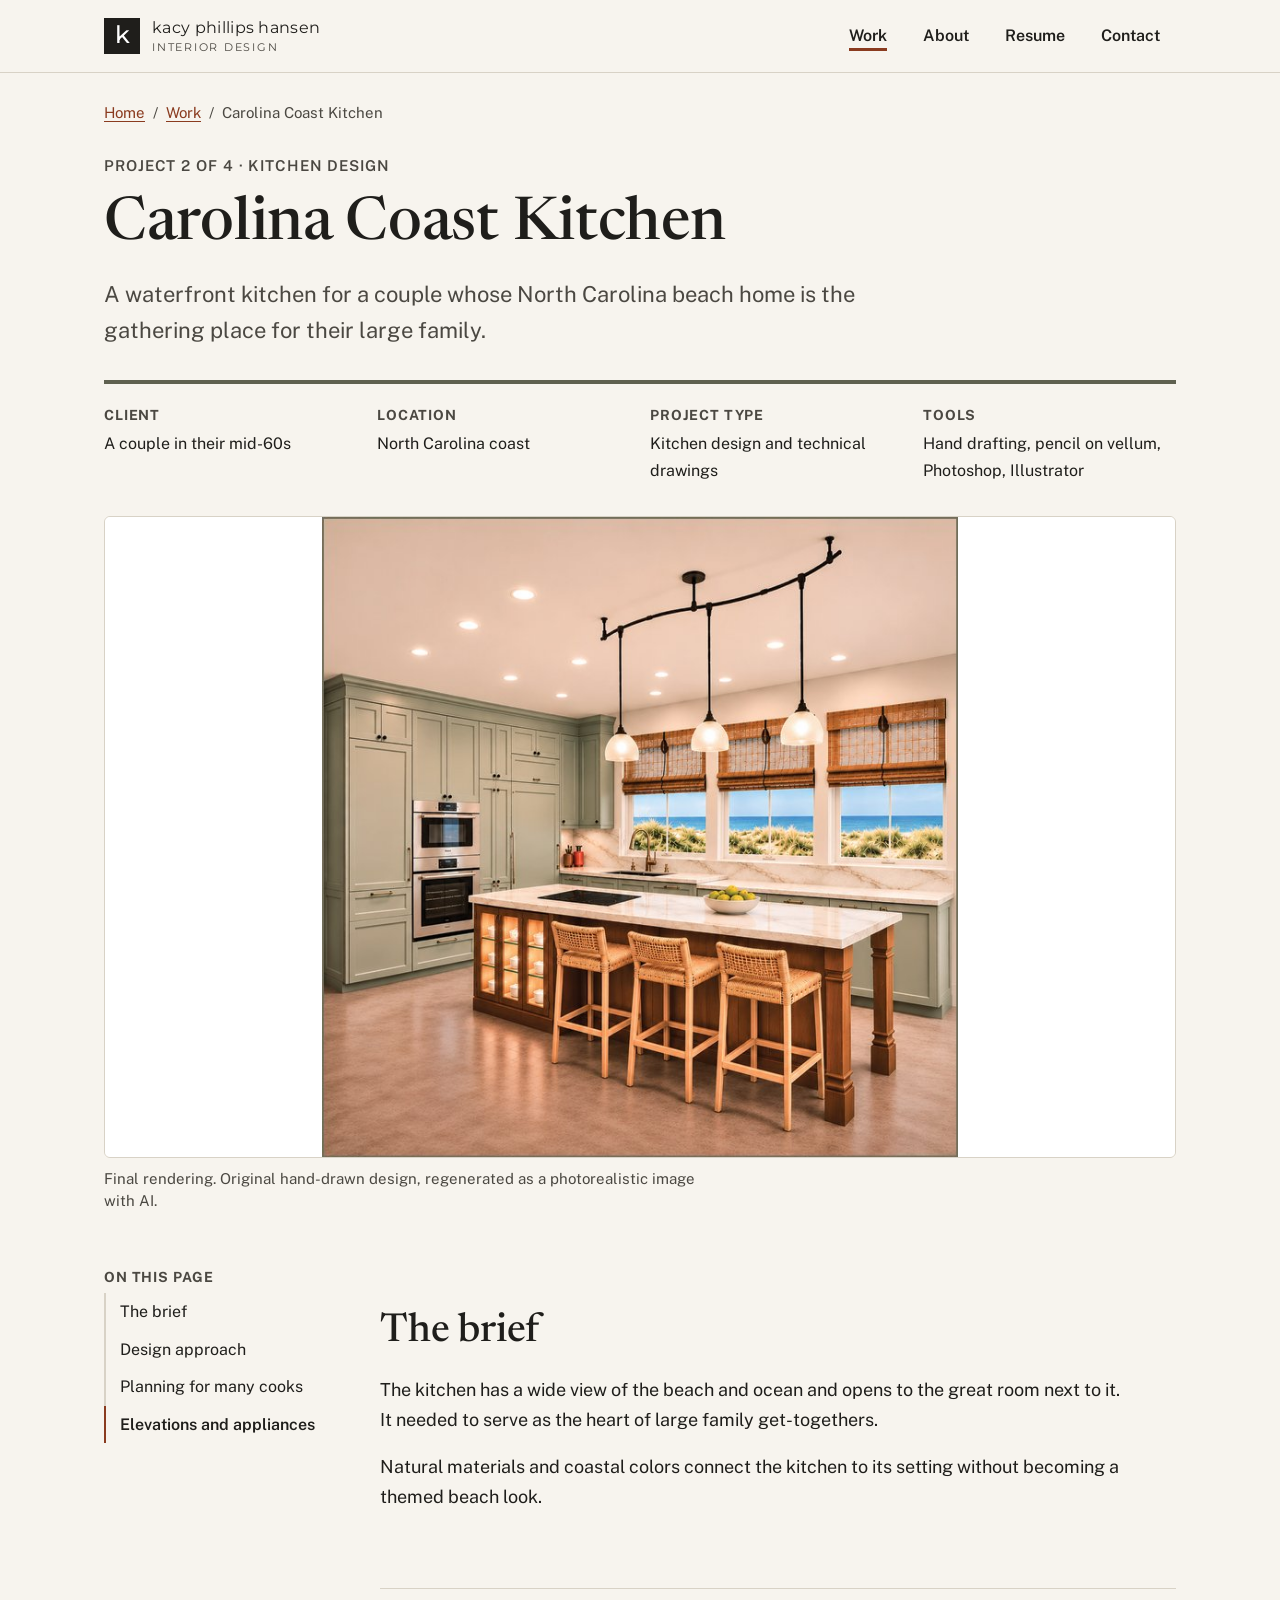
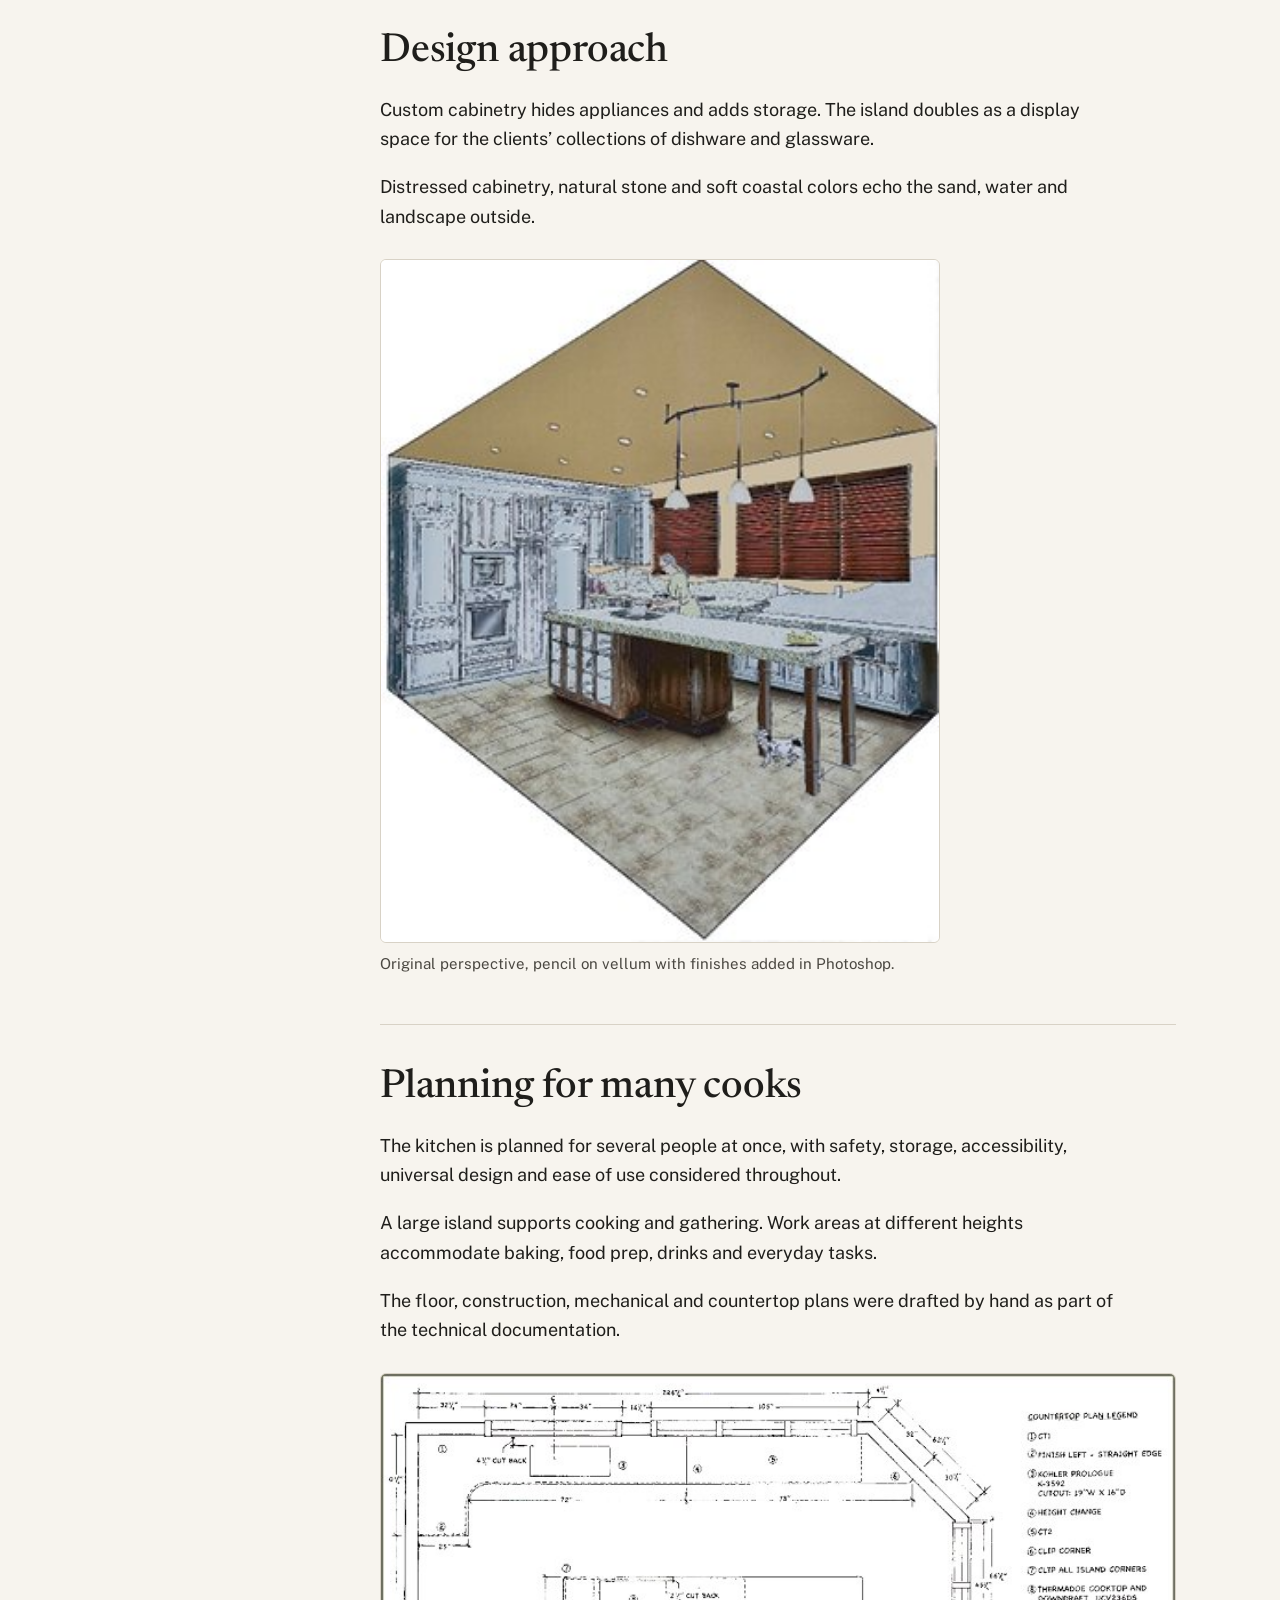
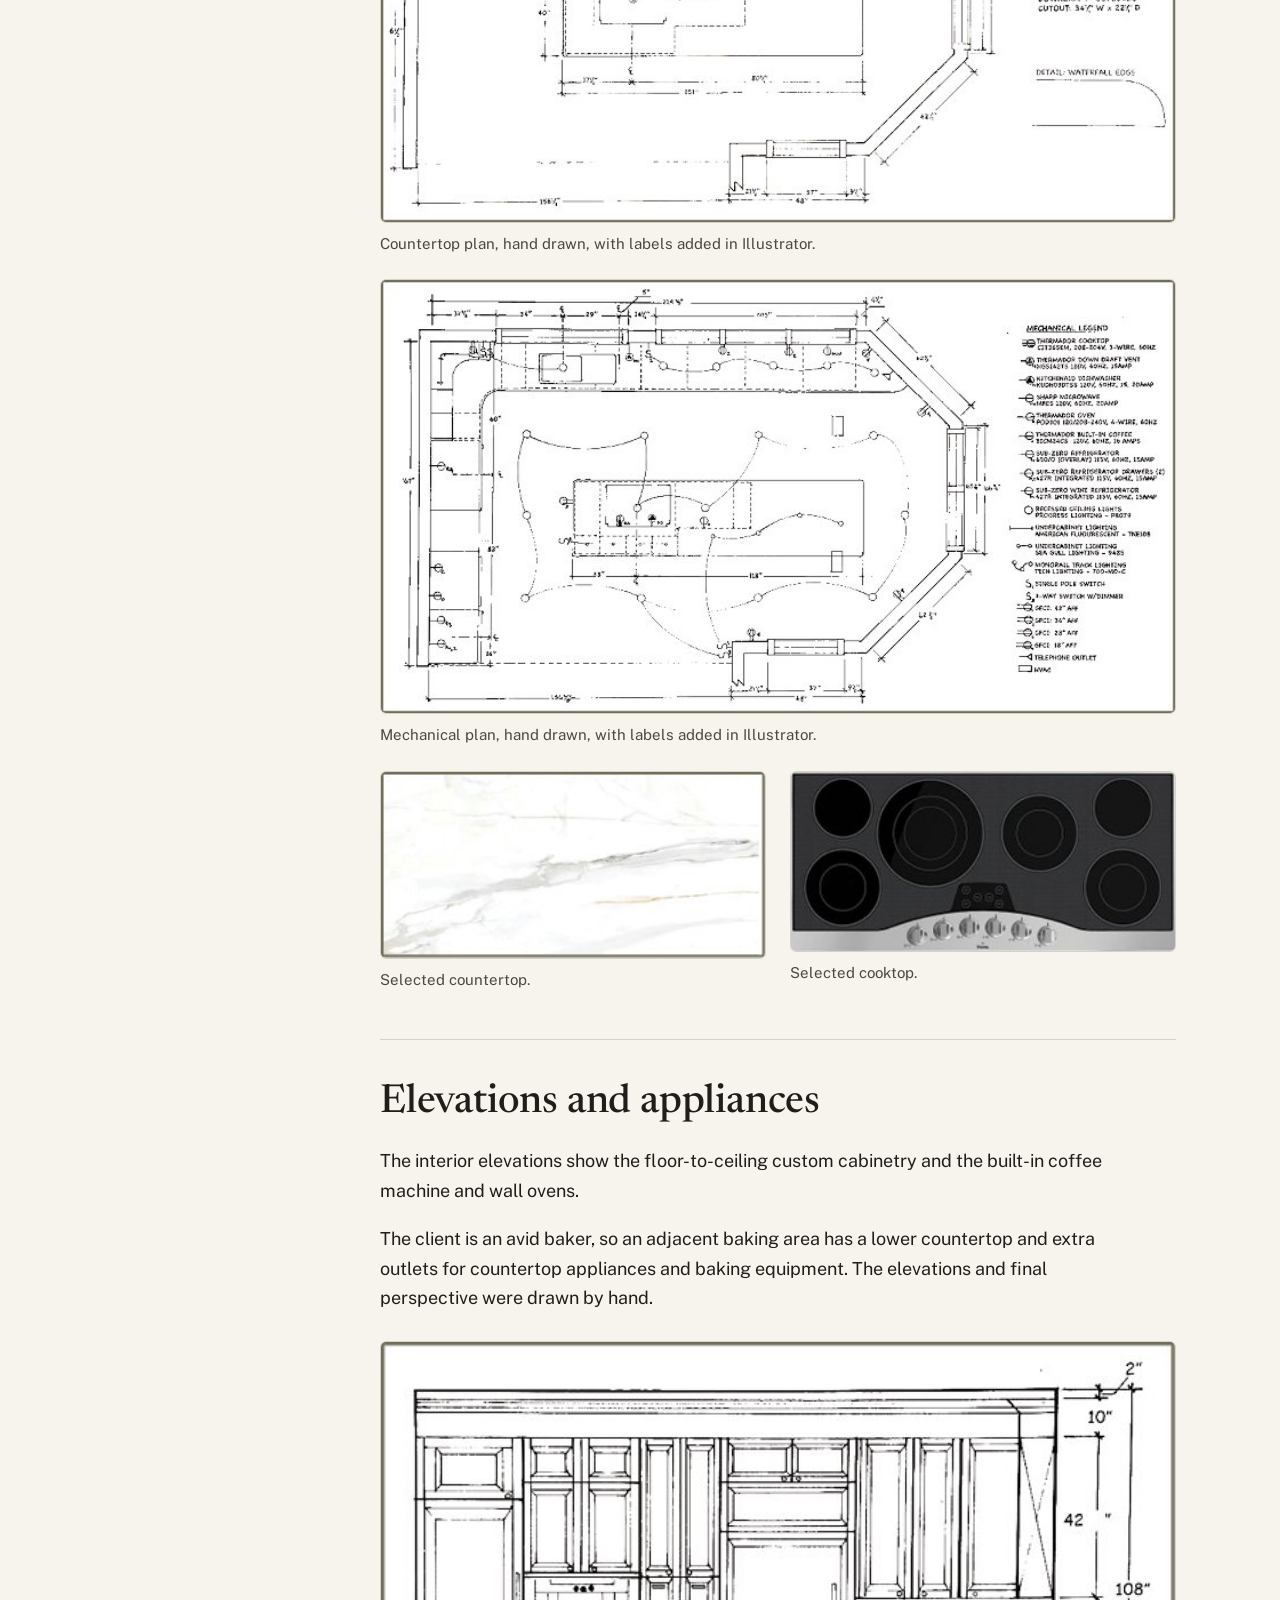
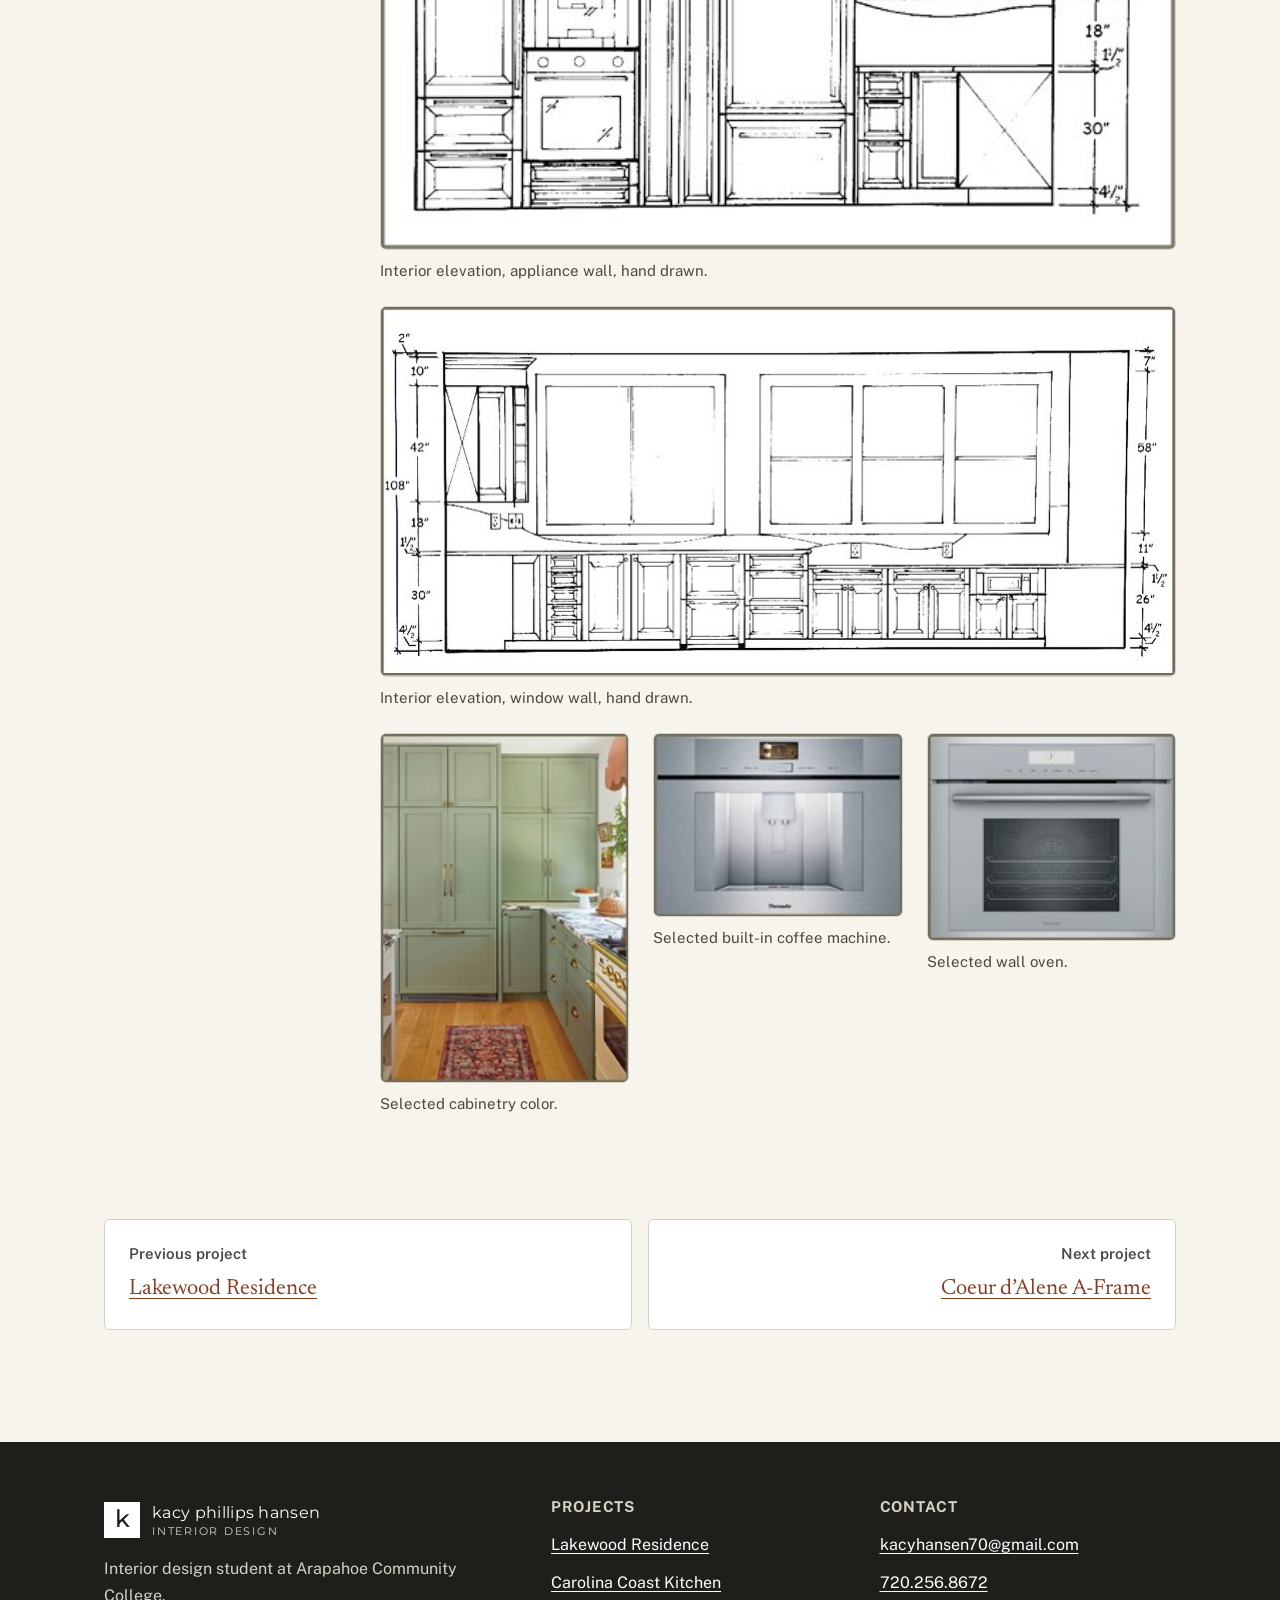
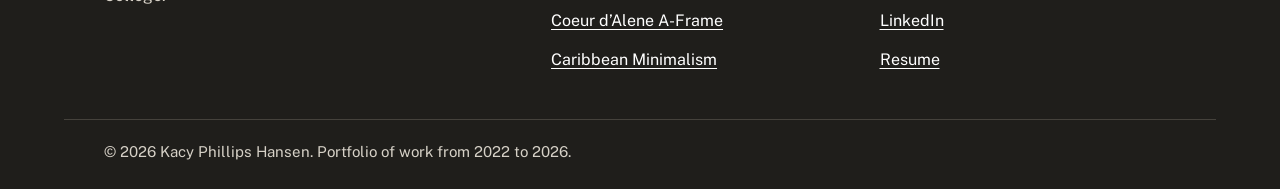
<file: DesignB/carolina-coast-kitchen.html>
<!doctype html>
<html lang="en" class="no-js">
<head>
<meta charset="utf-8">
<meta name="viewport" content="width=device-width, initial-scale=1">
<title>Carolina Coast Kitchen | Kacy Phillips Hansen</title>
<meta name="description" content="A waterfront kitchen for a couple whose North Carolina beach home is the gathering place for their large family.">
<meta name="theme-color" content="#f7f4ee">
<link rel="preconnect" href="https://fonts.googleapis.com">
<link rel="preconnect" href="https://fonts.gstatic.com" crossorigin>
<link href="https://fonts.googleapis.com/css2?family=Montserrat:wght@400;500&family=Newsreader:opsz,wght@6..72,400;6..72,500&family=Public+Sans:ital,wght@0,400;0,600;0,700;1,400&display=swap" rel="stylesheet">
<link rel="stylesheet" href="assets/b.css?v=2">
<script>document.documentElement.classList.remove("no-js")</script>
<link rel="icon" href="data:image/svg+xml,%3Csvg xmlns='http://www.w3.org/2000/svg' viewBox='0 0 32 32'%3E%3Crect width='32' height='32' fill='%231f1e1b'/%3E%3Ctext x='16' y='24' font-family='Arial' font-size='22' fill='white' text-anchor='middle'%3Ek%3C/text%3E%3C/svg%3E">
</head>
<body>
<a class="skip-link" href="#main">Skip to main content</a>
<header class="site-header">
  <div class="container header-inner">
    <a class="logo" href="./" aria-label="Kacy Phillips Hansen, Interior Design. Home">
      <span class="logo-mark" aria-hidden="true">k</span>
      <span class="logo-text" aria-hidden="true">kacy phillips hansen<span>Interior Design</span></span>
    </a>
    <nav aria-label="Main">
      <button class="menu-button" type="button" aria-expanded="false" aria-controls="main-nav">
        <span class="menu-icon" aria-hidden="true"></span><span class="menu-text">Menu</span>
      </button>
      <ul class="nav-list" id="main-nav"><li><a href="./#work" class="is-active">Work</a></li><li><a href="./#about">About</a></li><li><a href="resume.html">Resume</a></li><li><a href="./#contact">Contact</a></li></ul>
    </nav>
  </div>
</header>
<main id="main" style="--accent-project:#5f6150">
<div class="container">
  <nav class="breadcrumb" aria-label="Breadcrumb">
    <ol><li><a href="./">Home</a></li><li><a href="./#work">Work</a></li><li><a href="carolina-coast-kitchen.html" aria-current="page">Carolina Coast Kitchen</a></li></ol>
  </nav>
  <header class="p-header">
    <p class="kicker">Project 2 of 4 · Kitchen design</p>
    <h1>Carolina Coast Kitchen</h1>
    <p class="p-lead">A waterfront kitchen for a couple whose North Carolina beach home is the gathering place for their large family.</p>
    <dl class="facts"><div><dt>Client</dt><dd>A couple in their mid-60s</dd></div><div><dt>Location</dt><dd>North Carolina coast</dd></div><div><dt>Project type</dt><dd>Kitchen design and technical drawings</dd></div><div><dt>Tools</dt><dd>Hand drafting, pencil on vellum, Photoshop, Illustrator</dd></div></dl>
  </header>
  <div class="p-hero"><figure class="fig">
  <button type="button" class="zoom" data-src="../images/rendering-kitchen-ai.jpg" data-alt="Kitchen with sage green cabinetry, a wood island with woven counter stools, pendant lights, and windows looking out to the beach and ocean." data-caption="Final rendering. Original hand-drawn design, regenerated as a photorealistic image with AI.">
    <img src="../images/rendering-kitchen-ai.jpg" alt="Kitchen with sage green cabinetry, a wood island with woven counter stools, pendant lights, and windows looking out to the beach and ocean." width="690" height="695" fetchpriority="high">
    <span class="zoom-hint" aria-hidden="true">Enlarge</span>
    <span class="visually-hidden">Enlarge image</span>
  </button>
  <figcaption>Final rendering. Original hand-drawn design, regenerated as a photorealistic image with AI.</figcaption>
</figure></div>
  <div class="p-layout">
    <nav class="toc" aria-label="On this page">
      <h2 class="toc-title">On this page</h2>
      <ol><li><a href="#the-brief">The brief</a></li><li><a href="#design-approach">Design approach</a></li><li><a href="#planning-for-many-cooks">Planning for many cooks</a></li><li><a href="#elevations-and-appliances">Elevations and appliances</a></li></ol>
    </nav>
    <div class="p-content">
<section class="p-section" id="the-brief" aria-labelledby="the-brief-h">
  <div class="p-section-text"><h2 id="the-brief-h">The brief</h2><p>The kitchen has a wide view of the beach and ocean and opens to the great room next to it. It needed to serve as the heart of large family get-togethers.</p><p>Natural materials and coastal colors connect the kitchen to its setting without becoming a themed beach look.</p></div>
  
  
</section>
<section class="p-section" id="design-approach" aria-labelledby="design-approach-h">
  <div class="p-section-text"><h2 id="design-approach-h">Design approach</h2><p>Custom cabinetry hides appliances and adds storage. The island doubles as a display space for the clients’ collections of dishware and glassware.</p><p>Distressed cabinetry, natural stone and soft coastal colors echo the sand, water and landscape outside.</p></div>
  <div class="figs figs-tall"><figure class="fig">
  <button type="button" class="zoom" data-src="../images/rendering.jpg" data-alt="Hand-drawn perspective of the kitchen with color added digitally." data-caption="Original perspective, pencil on vellum with finishes added in Photoshop.">
    <img src="../images/rendering.jpg" alt="Hand-drawn perspective of the kitchen with color added digitally." width="302" height="369" loading="lazy" decoding="async">
    <span class="zoom-hint" aria-hidden="true">Enlarge</span>
    <span class="visually-hidden">Enlarge image</span>
  </button>
  <figcaption>Original perspective, pencil on vellum with finishes added in Photoshop.</figcaption>
</figure></div>
  
</section>
<section class="p-section" id="planning-for-many-cooks" aria-labelledby="planning-for-many-cooks-h">
  <div class="p-section-text"><h2 id="planning-for-many-cooks-h">Planning for many cooks</h2><p>The kitchen is planned for several people at once, with safety, storage, accessibility, universal design and ease of use considered throughout.</p><p>A large island supports cooking and gathering. Work areas at different heights accommodate baking, food prep, drinks and everyday tasks.</p><p>The floor, construction, mechanical and countertop plans were drafted by hand as part of the technical documentation.</p></div>
  <div class="figs figs-wide"><figure class="fig">
  <button type="button" class="zoom" data-src="../images/countertop-plan.jpg" data-alt="Hand-drafted countertop plan with dimensions and a countertop legend." data-caption="Countertop plan, hand drawn, with labels added in Illustrator.">
    <img src="../images/countertop-plan.jpg" alt="Hand-drafted countertop plan with dimensions and a countertop legend." width="695" height="392" loading="lazy" decoding="async">
    <span class="zoom-hint" aria-hidden="true">Enlarge</span>
    <span class="visually-hidden">Enlarge image</span>
  </button>
  <figcaption>Countertop plan, hand drawn, with labels added in Illustrator.</figcaption>
</figure></div>
<div class="figs figs-wide"><figure class="fig">
  <button type="button" class="zoom" data-src="../images/mechanical-plan.jpg" data-alt="Hand-drafted mechanical plan showing lighting, outlets and switching." data-caption="Mechanical plan, hand drawn, with labels added in Illustrator.">
    <img src="../images/mechanical-plan.jpg" alt="Hand-drafted mechanical plan showing lighting, outlets and switching." width="695" height="379" loading="lazy" decoding="async">
    <span class="zoom-hint" aria-hidden="true">Enlarge</span>
    <span class="visually-hidden">Enlarge image</span>
  </button>
  <figcaption>Mechanical plan, hand drawn, with labels added in Illustrator.</figcaption>
</figure></div>
<div class="figs figs-grid"><figure class="fig">
  <button type="button" class="zoom" data-src="../images/countertop.jpg" data-alt="White marble-look countertop sample." data-caption="Selected countertop.">
    <img src="../images/countertop.jpg" alt="White marble-look countertop sample." width="301" height="146" loading="lazy" decoding="async">
    <span class="zoom-hint" aria-hidden="true">Enlarge</span>
    <span class="visually-hidden">Enlarge image</span>
  </button>
  <figcaption>Selected countertop.</figcaption>
</figure><figure class="fig">
  <button type="button" class="zoom" data-src="../images/stovetop.jpg" data-alt="Black induction cooktop with five burners." data-caption="Selected cooktop.">
    <img src="../images/stovetop.jpg" alt="Black induction cooktop with five burners." width="300" height="140" loading="lazy" decoding="async">
    <span class="zoom-hint" aria-hidden="true">Enlarge</span>
    <span class="visually-hidden">Enlarge image</span>
  </button>
  <figcaption>Selected cooktop.</figcaption>
</figure></div>
  
</section>
<section class="p-section" id="elevations-and-appliances" aria-labelledby="elevations-and-appliances-h">
  <div class="p-section-text"><h2 id="elevations-and-appliances-h">Elevations and appliances</h2><p>The interior elevations show the floor-to-ceiling custom cabinetry and the built-in coffee machine and wall ovens.</p><p>The client is an avid baker, so an adjacent baking area has a lower countertop and extra outlets for countertop appliances and baking equipment. The elevations and final perspective were drawn by hand.</p></div>
  <div class="figs figs-wide"><figure class="fig">
  <button type="button" class="zoom" data-src="../images/elevation1.jpg" data-alt="Hand-drawn elevation of the tall cabinet wall with wall ovens, coffee machine and refrigerator." data-caption="Interior elevation, appliance wall, hand drawn.">
    <img src="../images/elevation1.jpg" alt="Hand-drawn elevation of the tall cabinet wall with wall ovens, coffee machine and refrigerator." width="559" height="357" loading="lazy" decoding="async">
    <span class="zoom-hint" aria-hidden="true">Enlarge</span>
    <span class="visually-hidden">Enlarge image</span>
  </button>
  <figcaption>Interior elevation, appliance wall, hand drawn.</figcaption>
</figure></div>
<div class="figs figs-wide"><figure class="fig">
  <button type="button" class="zoom" data-src="../images/elevation2.jpg" data-alt="Hand-drawn elevation of the window wall with base cabinets." data-caption="Interior elevation, window wall, hand drawn.">
    <img src="../images/elevation2.jpg" alt="Hand-drawn elevation of the window wall with base cabinets." width="793" height="368" loading="lazy" decoding="async">
    <span class="zoom-hint" aria-hidden="true">Enlarge</span>
    <span class="visually-hidden">Enlarge image</span>
  </button>
  <figcaption>Interior elevation, window wall, hand drawn.</figcaption>
</figure></div>
<div class="figs figs-grid3"><figure class="fig">
  <button type="button" class="zoom" data-src="../images/cabinnets.jpg" data-alt="Sage green kitchen cabinets." data-caption="Selected cabinetry color.">
    <img src="../images/cabinnets.jpg" alt="Sage green kitchen cabinets." width="210" height="295" loading="lazy" decoding="async">
    <span class="zoom-hint" aria-hidden="true">Enlarge</span>
    <span class="visually-hidden">Enlarge image</span>
  </button>
  <figcaption>Selected cabinetry color.</figcaption>
</figure><figure class="fig">
  <button type="button" class="zoom" data-src="../images/coffeemachine.jpg" data-alt="Stainless built-in coffee machine." data-caption="Selected built-in coffee machine.">
    <img src="../images/coffeemachine.jpg" alt="Stainless built-in coffee machine." width="185" height="136" loading="lazy" decoding="async">
    <span class="zoom-hint" aria-hidden="true">Enlarge</span>
    <span class="visually-hidden">Enlarge image</span>
  </button>
  <figcaption>Selected built-in coffee machine.</figcaption>
</figure><figure class="fig">
  <button type="button" class="zoom" data-src="../images/oven.jpg" data-alt="Stainless wall oven." data-caption="Selected wall oven.">
    <img src="../images/oven.jpg" alt="Stainless wall oven." width="185" height="154" loading="lazy" decoding="async">
    <span class="zoom-hint" aria-hidden="true">Enlarge</span>
    <span class="visually-hidden">Enlarge image</span>
  </button>
  <figcaption>Selected wall oven.</figcaption>
</figure></div>
  
</section>

    </div>
  </div>
  <nav class="p-pager" aria-label="More projects">
    <a class="pager-link" href="lakewood-residence.html"><span class="pager-dir">Previous project</span><span class="pager-title">Lakewood Residence</span></a>
    <a class="pager-link pager-next" href="coeur-dalene-a-frame.html"><span class="pager-dir">Next project</span><span class="pager-title">Coeur d’Alene A-Frame</span></a>
  </nav>
</div>
</main>
<footer class="site-footer">
  <div class="container footer-grid">
    <div>
      <a class="logo logo-footer" href="./" aria-label="Kacy Phillips Hansen, Interior Design. Home">
      <span class="logo-mark" aria-hidden="true">k</span>
      <span class="logo-text" aria-hidden="true">kacy phillips hansen<span>Interior Design</span></span>
    </a>
      <p class="footer-note">Interior design student at Arapahoe Community College.</p>
    </div>
    <nav aria-label="Projects">
      <h2 class="footer-heading">Projects</h2>
      <ul class="footer-list"><li><a href="lakewood-residence.html">Lakewood Residence</a></li><li><a href="carolina-coast-kitchen.html">Carolina Coast Kitchen</a></li><li><a href="coeur-dalene-a-frame.html">Coeur d’Alene A-Frame</a></li><li><a href="caribbean-minimalism.html">Caribbean Minimalism</a></li></ul>
    </nav>
    <div>
      <h2 class="footer-heading">Contact</h2>
      <ul class="footer-list">
        <li><a href="mailto:kacyhansen70@gmail.com">kacyhansen70@gmail.com</a></li>
        <li><a href="tel:+17202568672">720.256.8672</a></li>
        <li><a href="https://www.linkedin.com/in/kacyphillipshansendesign/" rel="noopener">LinkedIn<span class="visually-hidden"> (opens LinkedIn)</span></a></li>
        <li><a href="resume.html">Resume</a></li>
      </ul>
    </div>
  </div>
  <div class="container footer-base"><p>© 2026 Kacy Phillips Hansen. Portfolio of work from 2022 to 2026.</p></div>
</footer>
<dialog class="viewer" aria-labelledby="viewer-caption">
  <div class="viewer-bar">
    <p class="viewer-count" aria-live="polite"></p>
    <button type="button" class="viewer-btn" data-close>Close<span class="visually-hidden"> image viewer</span></button>
  </div>
  <figure class="viewer-figure">
    <img alt="">
    <figcaption id="viewer-caption"></figcaption>
  </figure>
  <div class="viewer-nav">
    <button type="button" class="viewer-btn" data-prev>← Previous</button>
    <button type="button" class="viewer-btn" data-next>Next →</button>
  </div>
</dialog>
<script src="assets/b.js?v=2"></script>
</body>
</html>
</file>
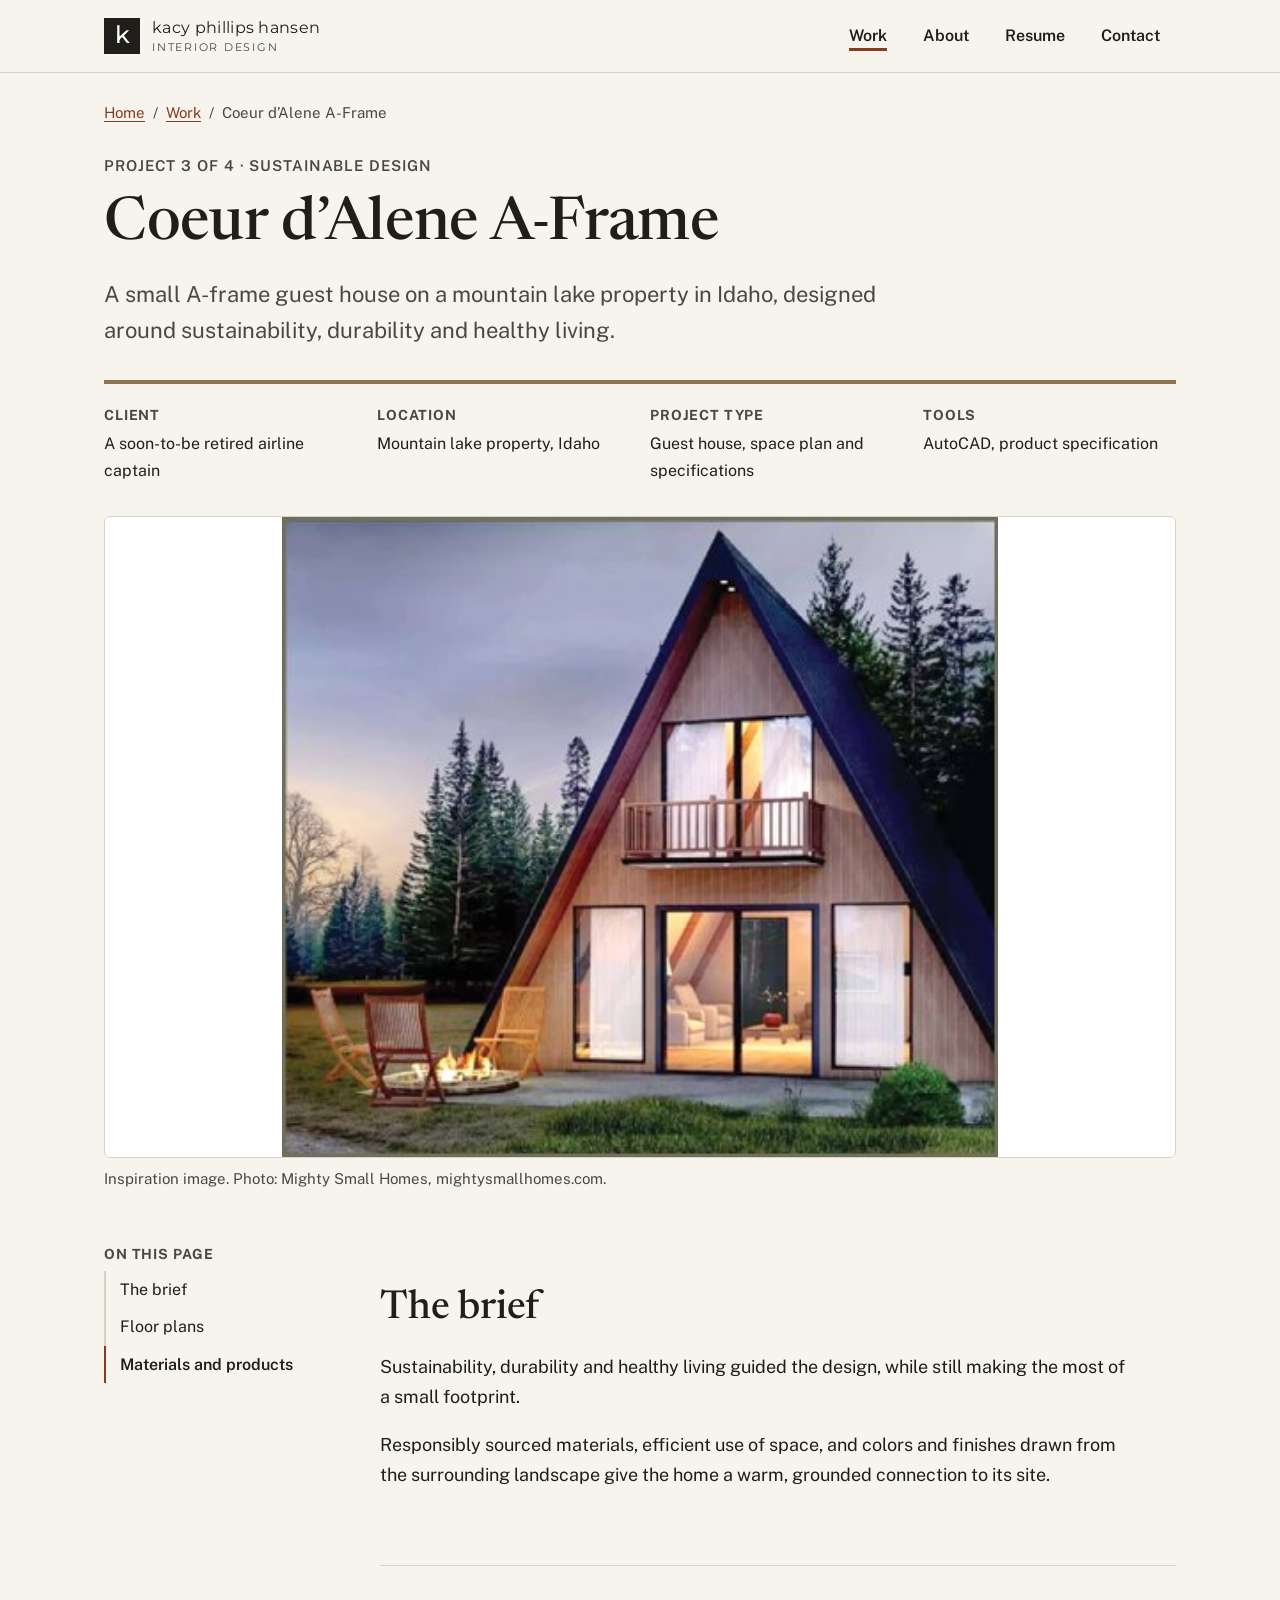
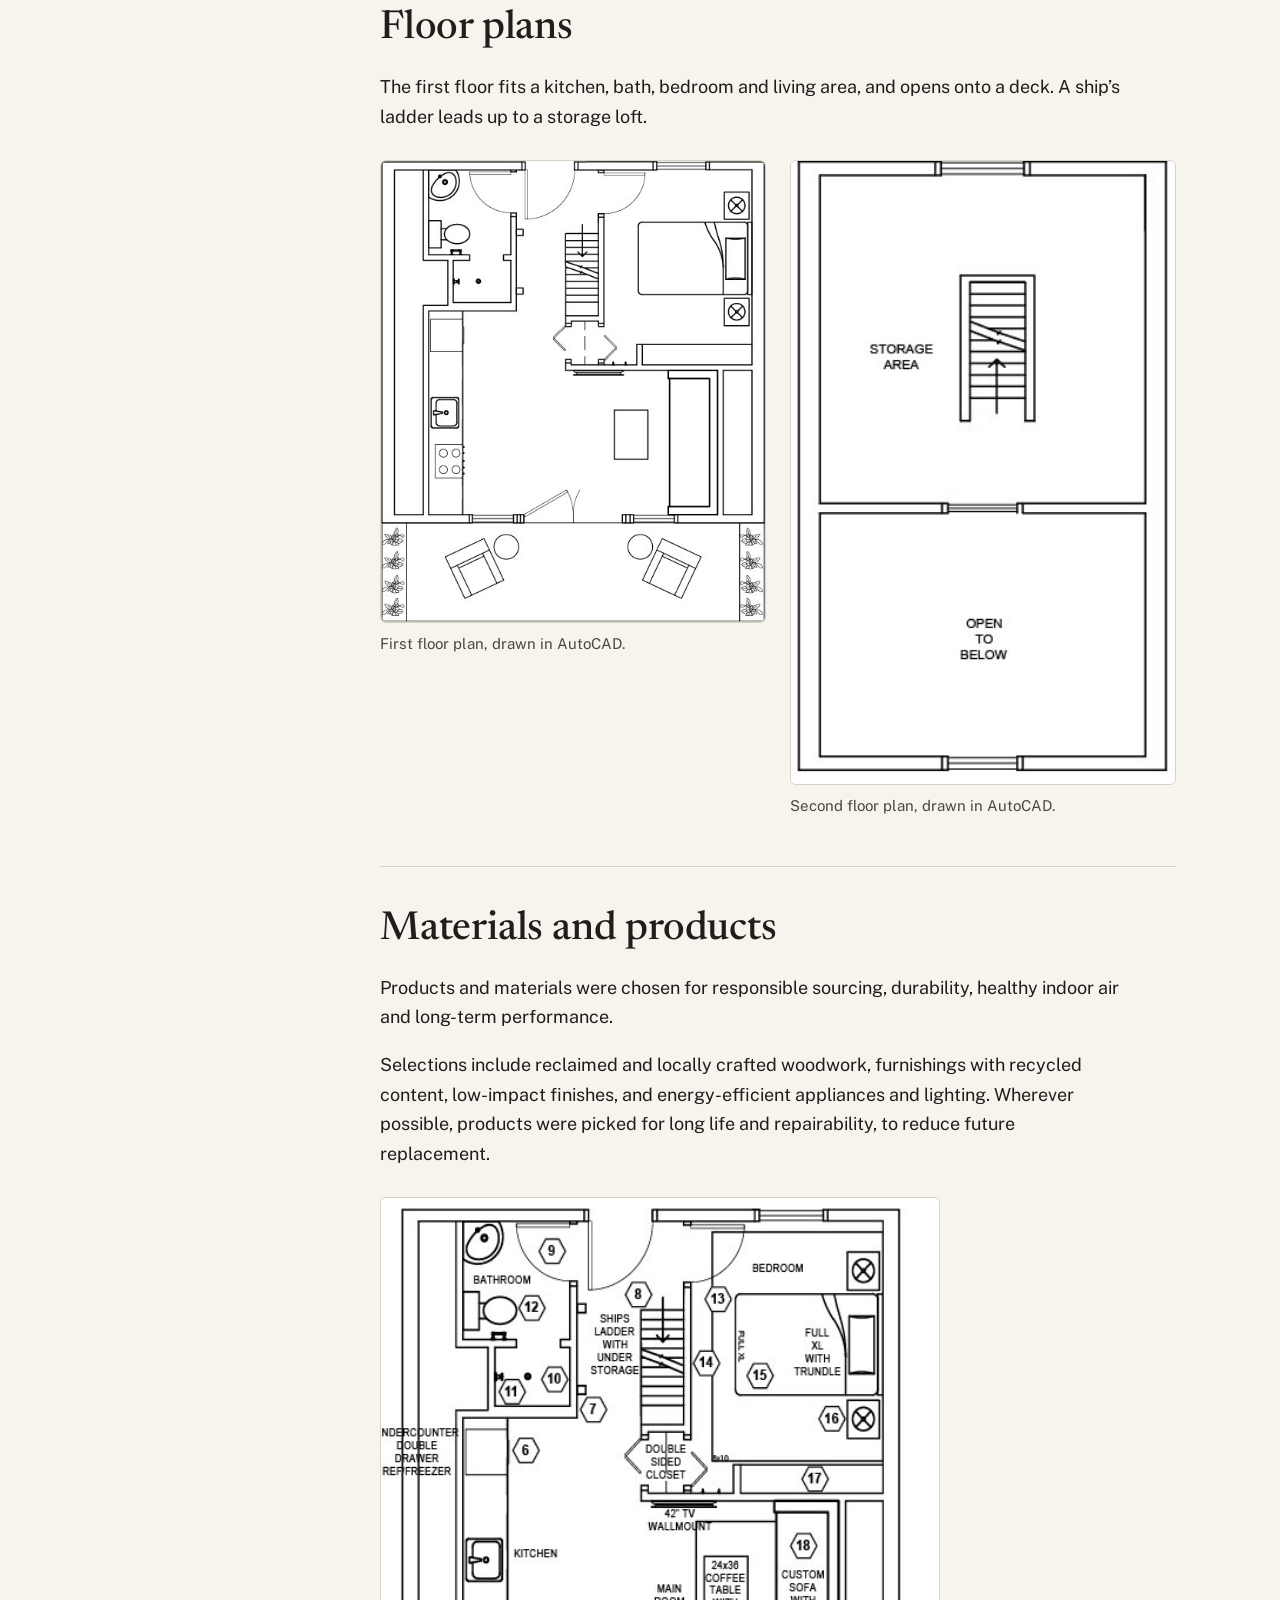
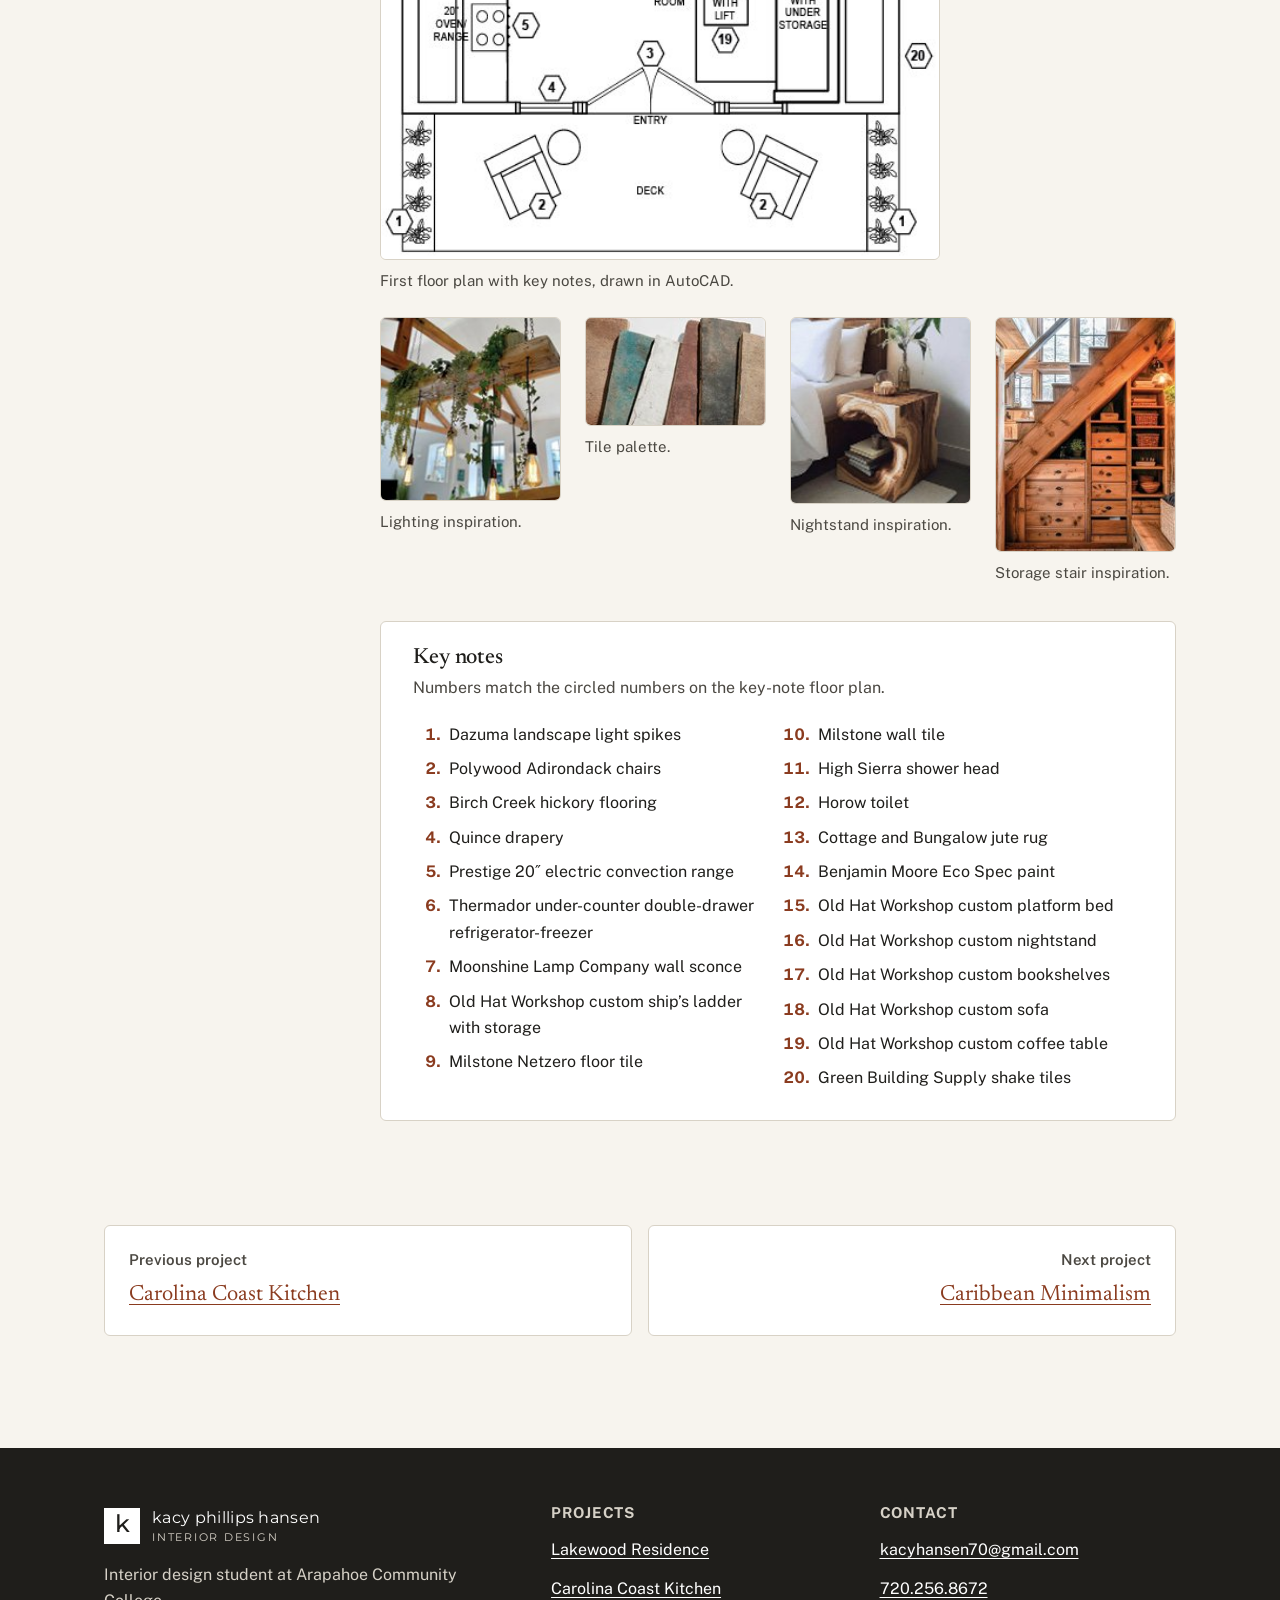
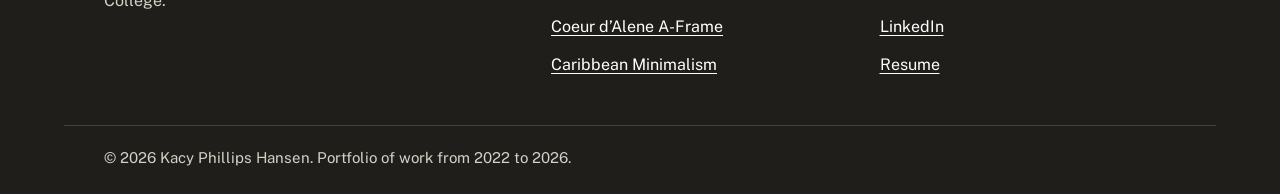
<file: DesignB/coeur-dalene-a-frame.html>
<!doctype html>
<html lang="en" class="no-js">
<head>
<meta charset="utf-8">
<meta name="viewport" content="width=device-width, initial-scale=1">
<title>Coeur d’Alene A-Frame | Kacy Phillips Hansen</title>
<meta name="description" content="A small A-frame guest house on a mountain lake property in Idaho, designed around sustainability, durability and healthy living.">
<meta name="theme-color" content="#f7f4ee">
<link rel="preconnect" href="https://fonts.googleapis.com">
<link rel="preconnect" href="https://fonts.gstatic.com" crossorigin>
<link href="https://fonts.googleapis.com/css2?family=Montserrat:wght@400;500&family=Newsreader:opsz,wght@6..72,400;6..72,500&family=Public+Sans:ital,wght@0,400;0,600;0,700;1,400&display=swap" rel="stylesheet">
<link rel="stylesheet" href="assets/b.css?v=2">
<script>document.documentElement.classList.remove("no-js")</script>
<link rel="icon" href="data:image/svg+xml,%3Csvg xmlns='http://www.w3.org/2000/svg' viewBox='0 0 32 32'%3E%3Crect width='32' height='32' fill='%231f1e1b'/%3E%3Ctext x='16' y='24' font-family='Arial' font-size='22' fill='white' text-anchor='middle'%3Ek%3C/text%3E%3C/svg%3E">
</head>
<body>
<a class="skip-link" href="#main">Skip to main content</a>
<header class="site-header">
  <div class="container header-inner">
    <a class="logo" href="./" aria-label="Kacy Phillips Hansen, Interior Design. Home">
      <span class="logo-mark" aria-hidden="true">k</span>
      <span class="logo-text" aria-hidden="true">kacy phillips hansen<span>Interior Design</span></span>
    </a>
    <nav aria-label="Main">
      <button class="menu-button" type="button" aria-expanded="false" aria-controls="main-nav">
        <span class="menu-icon" aria-hidden="true"></span><span class="menu-text">Menu</span>
      </button>
      <ul class="nav-list" id="main-nav"><li><a href="./#work" class="is-active">Work</a></li><li><a href="./#about">About</a></li><li><a href="resume.html">Resume</a></li><li><a href="./#contact">Contact</a></li></ul>
    </nav>
  </div>
</header>
<main id="main" style="--accent-project:#8a7550">
<div class="container">
  <nav class="breadcrumb" aria-label="Breadcrumb">
    <ol><li><a href="./">Home</a></li><li><a href="./#work">Work</a></li><li><a href="coeur-dalene-a-frame.html" aria-current="page">Coeur d’Alene A-Frame</a></li></ol>
  </nav>
  <header class="p-header">
    <p class="kicker">Project 3 of 4 · Sustainable design</p>
    <h1>Coeur d’Alene A-Frame</h1>
    <p class="p-lead">A small A-frame guest house on a mountain lake property in Idaho, designed around sustainability, durability and healthy living.</p>
    <dl class="facts"><div><dt>Client</dt><dd>A soon-to-be retired airline captain</dd></div><div><dt>Location</dt><dd>Mountain lake property, Idaho</dd></div><div><dt>Project type</dt><dd>Guest house, space plan and specifications</dd></div><div><dt>Tools</dt><dd>AutoCAD, product specification</dd></div></dl>
  </header>
  <div class="p-hero"><figure class="fig">
  <button type="button" class="zoom" data-src="../images/aframe-image.jpg" data-alt="A wood A-frame cabin at dusk with tall windows, a small balcony, pine trees and a fire pit with chairs." data-caption="Inspiration image. Photo: Mighty Small Homes, mightysmallhomes.com.">
    <img src="../images/aframe-image.jpg" alt="A wood A-frame cabin at dusk with tall windows, a small balcony, pine trees and a fire pit with chairs." width="404" height="361" fetchpriority="high">
    <span class="zoom-hint" aria-hidden="true">Enlarge</span>
    <span class="visually-hidden">Enlarge image</span>
  </button>
  <figcaption>Inspiration image. Photo: Mighty Small Homes, mightysmallhomes.com.</figcaption>
</figure></div>
  <div class="p-layout">
    <nav class="toc" aria-label="On this page">
      <h2 class="toc-title">On this page</h2>
      <ol><li><a href="#the-brief">The brief</a></li><li><a href="#floor-plans">Floor plans</a></li><li><a href="#materials-and-products">Materials and products</a></li></ol>
    </nav>
    <div class="p-content">
<section class="p-section" id="the-brief" aria-labelledby="the-brief-h">
  <div class="p-section-text"><h2 id="the-brief-h">The brief</h2><p>Sustainability, durability and healthy living guided the design, while still making the most of a small footprint.</p><p>Responsibly sourced materials, efficient use of space, and colors and finishes drawn from the surrounding landscape give the home a warm, grounded connection to its site.</p></div>
  
  
</section>
<section class="p-section" id="floor-plans" aria-labelledby="floor-plans-h">
  <div class="p-section-text"><h2 id="floor-plans-h">Floor plans</h2><p>The first floor fits a kitchen, bath, bedroom and living area, and opens onto a deck. A ship’s ladder leads up to a storage loft.</p></div>
  <div class="figs figs-grid"><figure class="fig">
  <button type="button" class="zoom" data-src="../images/sustainablefloorplan.jpg" data-alt="First-floor plan with bathroom, kitchen, bedroom, living area and deck." data-caption="First floor plan, drawn in AutoCAD.">
    <img src="../images/sustainablefloorplan.jpg" alt="First-floor plan with bathroom, kitchen, bedroom, living area and deck." width="500" height="601" loading="lazy" decoding="async">
    <span class="zoom-hint" aria-hidden="true">Enlarge</span>
    <span class="visually-hidden">Enlarge image</span>
  </button>
  <figcaption>First floor plan, drawn in AutoCAD.</figcaption>
</figure><figure class="fig">
  <button type="button" class="zoom" data-src="../images/attic.jpg" data-alt="Second-floor plan showing a storage area and an opening to the floor below." data-caption="Second floor plan, drawn in AutoCAD.">
    <img src="../images/attic.jpg" alt="Second-floor plan showing a storage area and an opening to the floor below." width="295" height="479" loading="lazy" decoding="async">
    <span class="zoom-hint" aria-hidden="true">Enlarge</span>
    <span class="visually-hidden">Enlarge image</span>
  </button>
  <figcaption>Second floor plan, drawn in AutoCAD.</figcaption>
</figure></div>
  
</section>
<section class="p-section" id="materials-and-products" aria-labelledby="materials-and-products-h">
  <div class="p-section-text"><h2 id="materials-and-products-h">Materials and products</h2><p>Products and materials were chosen for responsible sourcing, durability, healthy indoor air and long-term performance.</p><p>Selections include reclaimed and locally crafted woodwork, furnishings with recycled content, low-impact finishes, and energy-efficient appliances and lighting. Wherever possible, products were picked for long life and repairability, to reduce future replacement.</p></div>
  <div class="figs figs-tall"><figure class="fig">
  <button type="button" class="zoom" data-src="../images/floorplankeynote.jpg" data-alt="First-floor plan with numbered key notes that match the product list." data-caption="First floor plan with key notes, drawn in AutoCAD.">
    <img src="../images/floorplankeynote.jpg" alt="First-floor plan with numbered key notes that match the product list." width="475" height="563" loading="lazy" decoding="async">
    <span class="zoom-hint" aria-hidden="true">Enlarge</span>
    <span class="visually-hidden">Enlarge image</span>
  </button>
  <figcaption>First floor plan with key notes, drawn in AutoCAD.</figcaption>
</figure></div>
<div class="figs figs-grid4"><figure class="fig">
  <button type="button" class="zoom" data-src="../images/lightplant.jpg" data-alt="Wood beam light fixture with hanging plants and exposed bulbs." data-caption="Lighting inspiration.">
    <img src="../images/lightplant.jpg" alt="Wood beam light fixture with hanging plants and exposed bulbs." width="165" height="168" loading="lazy" decoding="async">
    <span class="zoom-hint" aria-hidden="true">Enlarge</span>
    <span class="visually-hidden">Enlarge image</span>
  </button>
  <figcaption>Lighting inspiration.</figcaption>
</figure><figure class="fig">
  <button type="button" class="zoom" data-src="../images/tilepallet.jpg" data-alt="Tile samples in blue, white, brown and gray." data-caption="Tile palette.">
    <img src="../images/tilepallet.jpg" alt="Tile samples in blue, white, brown and gray." width="171" height="103" loading="lazy" decoding="async">
    <span class="zoom-hint" aria-hidden="true">Enlarge</span>
    <span class="visually-hidden">Enlarge image</span>
  </button>
  <figcaption>Tile palette.</figcaption>
</figure><figure class="fig">
  <button type="button" class="zoom" data-src="../images/bedroomnightstand.jpg" data-alt="Live-edge wood nightstand beside a bed." data-caption="Nightstand inspiration.">
    <img src="../images/bedroomnightstand.jpg" alt="Live-edge wood nightstand beside a bed." width="162" height="168" loading="lazy" decoding="async">
    <span class="zoom-hint" aria-hidden="true">Enlarge</span>
    <span class="visually-hidden">Enlarge image</span>
  </button>
  <figcaption>Nightstand inspiration.</figcaption>
</figure><figure class="fig">
  <button type="button" class="zoom" data-src="../images/storagestairs.jpg" data-alt="Wood stairs with built-in drawers and shelves underneath." data-caption="Storage stair inspiration.">
    <img src="../images/storagestairs.jpg" alt="Wood stairs with built-in drawers and shelves underneath." width="170" height="222" loading="lazy" decoding="async">
    <span class="zoom-hint" aria-hidden="true">Enlarge</span>
    <span class="visually-hidden">Enlarge image</span>
  </button>
  <figcaption>Storage stair inspiration.</figcaption>
</figure></div>
  <div class="keynotes">
  <h3>Key notes</h3>
  <p class="keynotes-help">Numbers match the circled numbers on the key-note floor plan.</p>
  <ol><li>Dazuma landscape light spikes</li><li>Polywood Adirondack chairs</li><li>Birch Creek hickory flooring</li><li>Quince drapery</li><li>Prestige 20″ electric convection range</li><li>Thermador under-counter double-drawer refrigerator-freezer</li><li>Moonshine Lamp Company wall sconce</li><li>Old Hat Workshop custom ship’s ladder with storage</li><li>Milstone Netzero floor tile</li><li>Milstone wall tile</li><li>High Sierra shower head</li><li>Horow toilet</li><li>Cottage and Bungalow jute rug</li><li>Benjamin Moore Eco Spec paint</li><li>Old Hat Workshop custom platform bed</li><li>Old Hat Workshop custom nightstand</li><li>Old Hat Workshop custom bookshelves</li><li>Old Hat Workshop custom sofa</li><li>Old Hat Workshop custom coffee table</li><li>Green Building Supply shake tiles</li></ol>
</div>
</section>

    </div>
  </div>
  <nav class="p-pager" aria-label="More projects">
    <a class="pager-link" href="carolina-coast-kitchen.html"><span class="pager-dir">Previous project</span><span class="pager-title">Carolina Coast Kitchen</span></a>
    <a class="pager-link pager-next" href="caribbean-minimalism.html"><span class="pager-dir">Next project</span><span class="pager-title">Caribbean Minimalism</span></a>
  </nav>
</div>
</main>
<footer class="site-footer">
  <div class="container footer-grid">
    <div>
      <a class="logo logo-footer" href="./" aria-label="Kacy Phillips Hansen, Interior Design. Home">
      <span class="logo-mark" aria-hidden="true">k</span>
      <span class="logo-text" aria-hidden="true">kacy phillips hansen<span>Interior Design</span></span>
    </a>
      <p class="footer-note">Interior design student at Arapahoe Community College.</p>
    </div>
    <nav aria-label="Projects">
      <h2 class="footer-heading">Projects</h2>
      <ul class="footer-list"><li><a href="lakewood-residence.html">Lakewood Residence</a></li><li><a href="carolina-coast-kitchen.html">Carolina Coast Kitchen</a></li><li><a href="coeur-dalene-a-frame.html">Coeur d’Alene A-Frame</a></li><li><a href="caribbean-minimalism.html">Caribbean Minimalism</a></li></ul>
    </nav>
    <div>
      <h2 class="footer-heading">Contact</h2>
      <ul class="footer-list">
        <li><a href="mailto:kacyhansen70@gmail.com">kacyhansen70@gmail.com</a></li>
        <li><a href="tel:+17202568672">720.256.8672</a></li>
        <li><a href="https://www.linkedin.com/in/kacyphillipshansendesign/" rel="noopener">LinkedIn<span class="visually-hidden"> (opens LinkedIn)</span></a></li>
        <li><a href="resume.html">Resume</a></li>
      </ul>
    </div>
  </div>
  <div class="container footer-base"><p>© 2026 Kacy Phillips Hansen. Portfolio of work from 2022 to 2026.</p></div>
</footer>
<dialog class="viewer" aria-labelledby="viewer-caption">
  <div class="viewer-bar">
    <p class="viewer-count" aria-live="polite"></p>
    <button type="button" class="viewer-btn" data-close>Close<span class="visually-hidden"> image viewer</span></button>
  </div>
  <figure class="viewer-figure">
    <img alt="">
    <figcaption id="viewer-caption"></figcaption>
  </figure>
  <div class="viewer-nav">
    <button type="button" class="viewer-btn" data-prev>← Previous</button>
    <button type="button" class="viewer-btn" data-next>Next →</button>
  </div>
</dialog>
<script src="assets/b.js?v=2"></script>
</body>
</html>
</file>
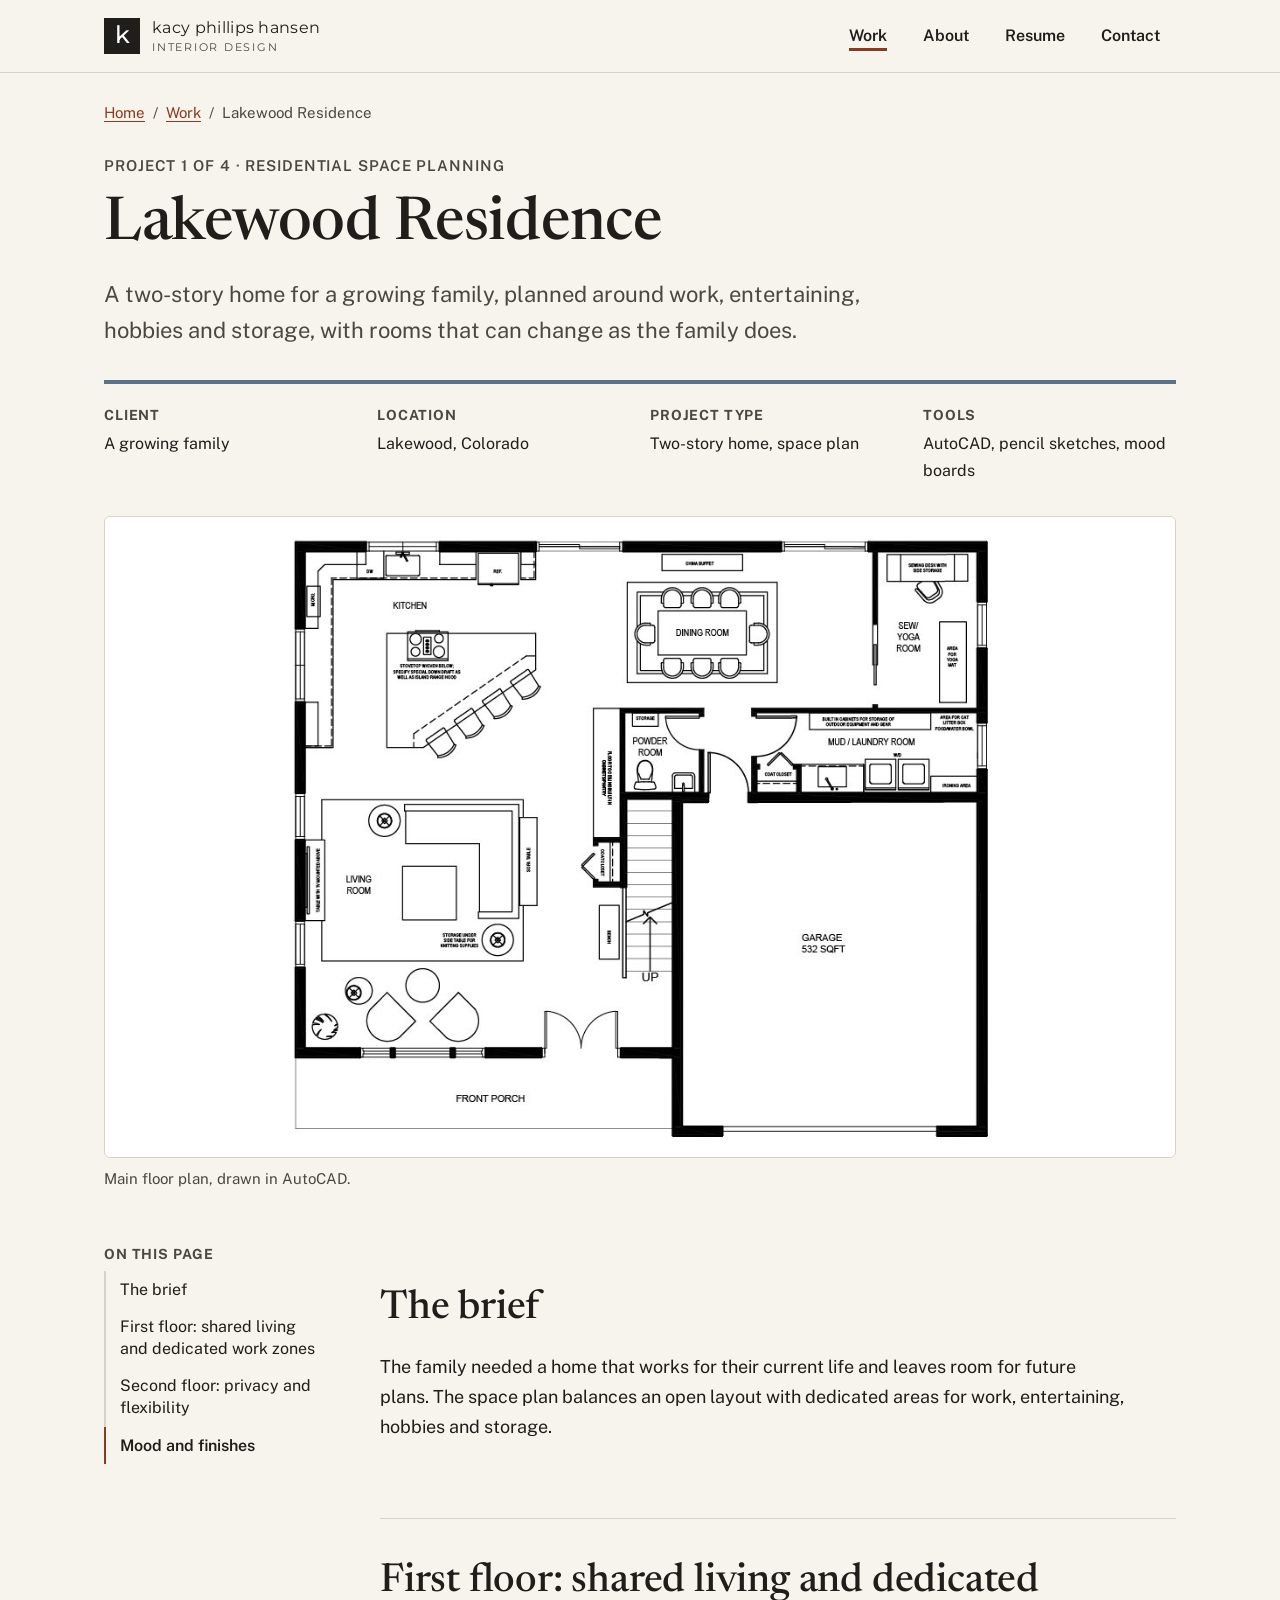
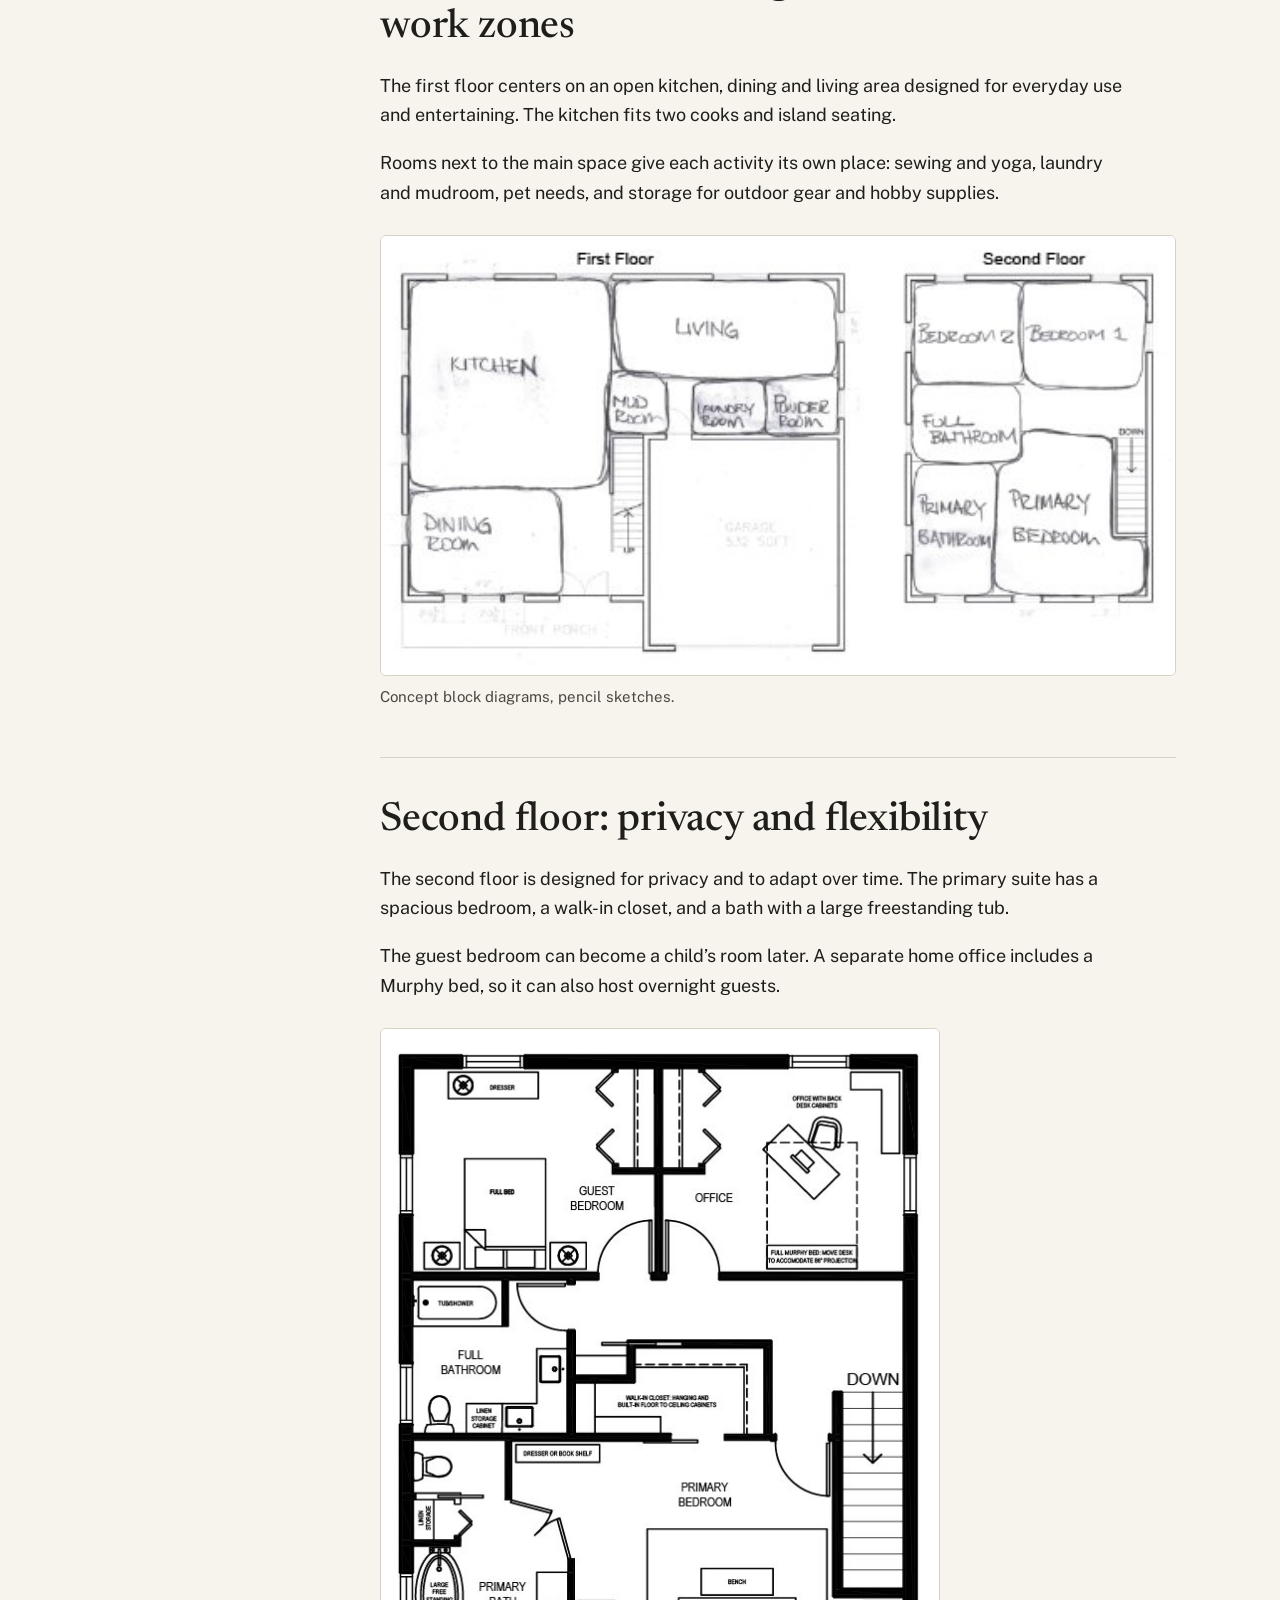
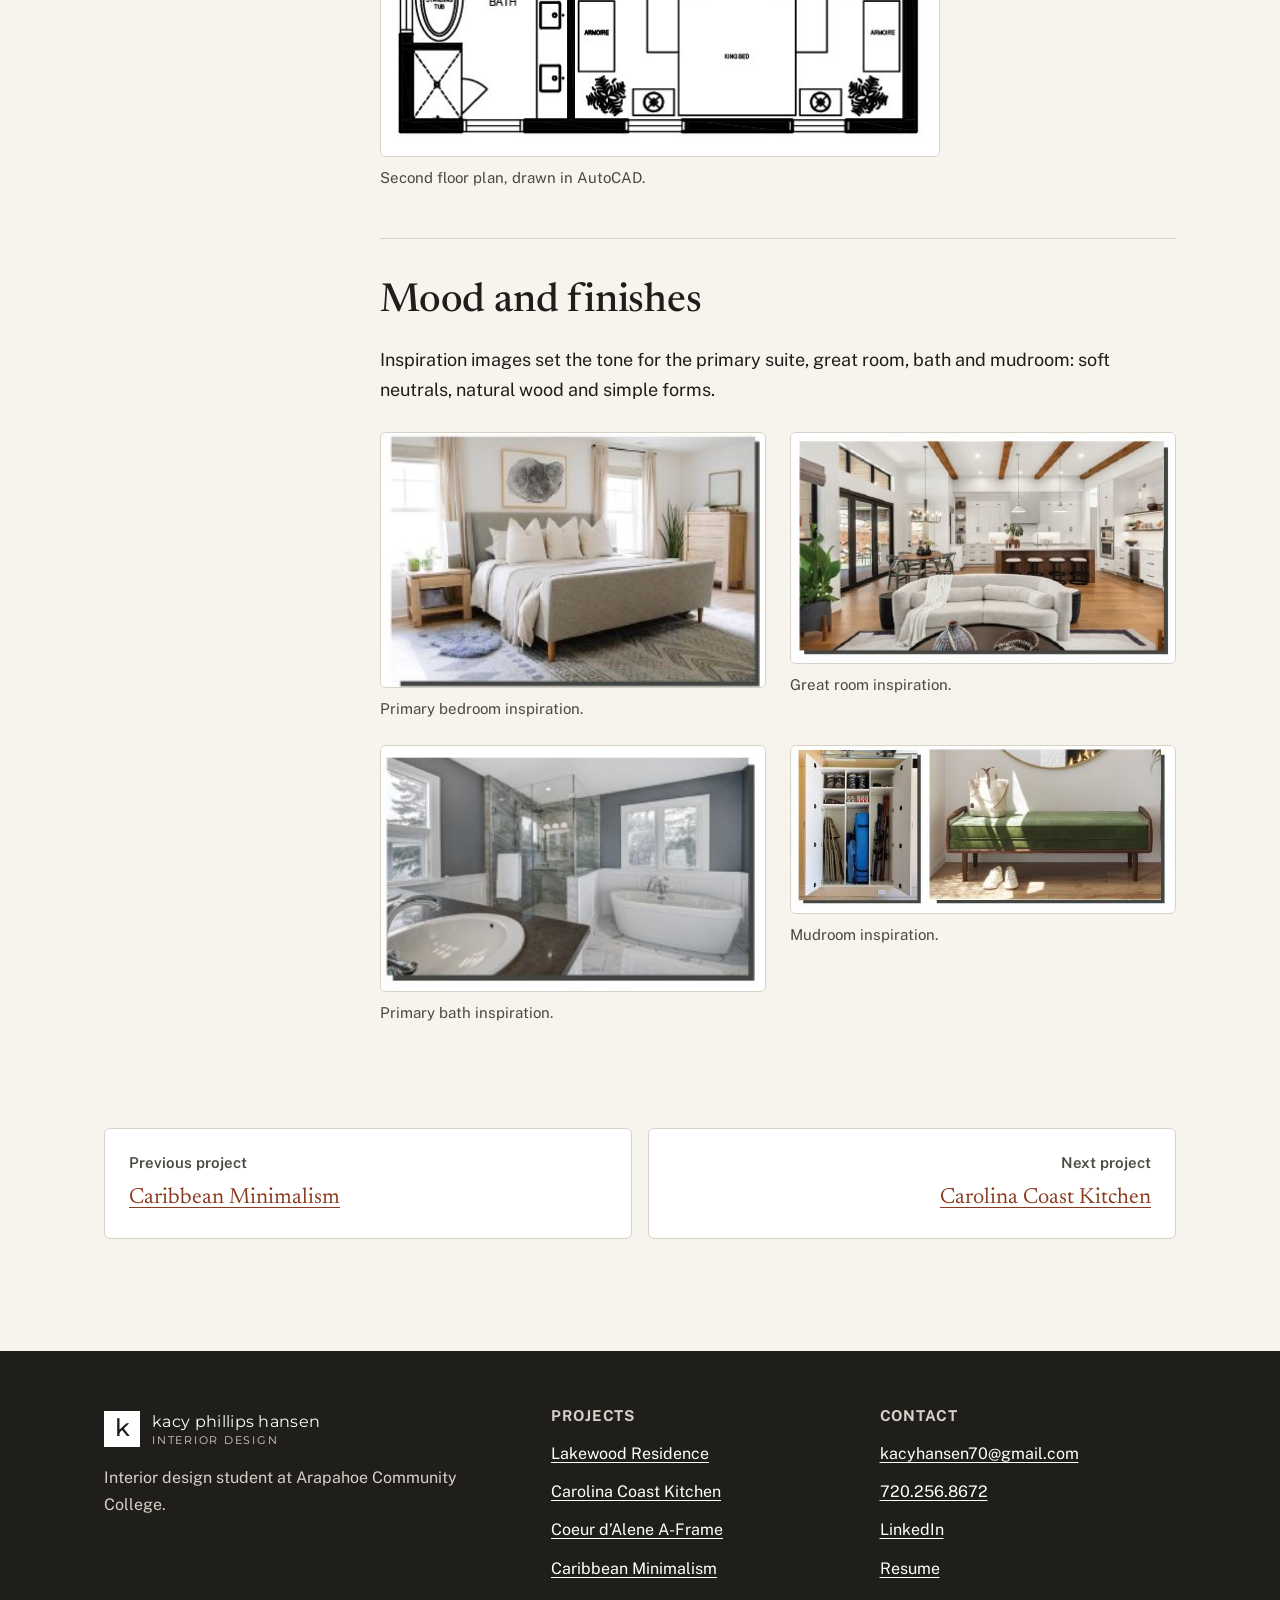
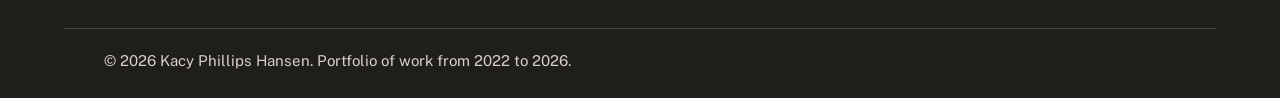
<file: DesignB/lakewood-residence.html>
<!doctype html>
<html lang="en" class="no-js">
<head>
<meta charset="utf-8">
<meta name="viewport" content="width=device-width, initial-scale=1">
<title>Lakewood Residence | Kacy Phillips Hansen</title>
<meta name="description" content="A two-story home for a growing family, planned around work, entertaining, hobbies and storage, with rooms that can change as the family does.">
<meta name="theme-color" content="#f7f4ee">
<link rel="preconnect" href="https://fonts.googleapis.com">
<link rel="preconnect" href="https://fonts.gstatic.com" crossorigin>
<link href="https://fonts.googleapis.com/css2?family=Montserrat:wght@400;500&family=Newsreader:opsz,wght@6..72,400;6..72,500&family=Public+Sans:ital,wght@0,400;0,600;0,700;1,400&display=swap" rel="stylesheet">
<link rel="stylesheet" href="assets/b.css?v=2">
<script>document.documentElement.classList.remove("no-js")</script>
<link rel="icon" href="data:image/svg+xml,%3Csvg xmlns='http://www.w3.org/2000/svg' viewBox='0 0 32 32'%3E%3Crect width='32' height='32' fill='%231f1e1b'/%3E%3Ctext x='16' y='24' font-family='Arial' font-size='22' fill='white' text-anchor='middle'%3Ek%3C/text%3E%3C/svg%3E">
</head>
<body>
<a class="skip-link" href="#main">Skip to main content</a>
<header class="site-header">
  <div class="container header-inner">
    <a class="logo" href="./" aria-label="Kacy Phillips Hansen, Interior Design. Home">
      <span class="logo-mark" aria-hidden="true">k</span>
      <span class="logo-text" aria-hidden="true">kacy phillips hansen<span>Interior Design</span></span>
    </a>
    <nav aria-label="Main">
      <button class="menu-button" type="button" aria-expanded="false" aria-controls="main-nav">
        <span class="menu-icon" aria-hidden="true"></span><span class="menu-text">Menu</span>
      </button>
      <ul class="nav-list" id="main-nav"><li><a href="./#work" class="is-active">Work</a></li><li><a href="./#about">About</a></li><li><a href="resume.html">Resume</a></li><li><a href="./#contact">Contact</a></li></ul>
    </nav>
  </div>
</header>
<main id="main" style="--accent-project:#5d7187">
<div class="container">
  <nav class="breadcrumb" aria-label="Breadcrumb">
    <ol><li><a href="./">Home</a></li><li><a href="./#work">Work</a></li><li><a href="lakewood-residence.html" aria-current="page">Lakewood Residence</a></li></ol>
  </nav>
  <header class="p-header">
    <p class="kicker">Project 1 of 4 · Residential space planning</p>
    <h1>Lakewood Residence</h1>
    <p class="p-lead">A two-story home for a growing family, planned around work, entertaining, hobbies and storage, with rooms that can change as the family does.</p>
    <dl class="facts"><div><dt>Client</dt><dd>A growing family</dd></div><div><dt>Location</dt><dd>Lakewood, Colorado</dd></div><div><dt>Project type</dt><dd>Two-story home, space plan</dd></div><div><dt>Tools</dt><dd>AutoCAD, pencil sketches, mood boards</dd></div></dl>
  </header>
  <div class="p-hero"><figure class="fig">
  <button type="button" class="zoom" data-src="../images/hansen-residentialproject8a.jpg" data-alt="First-floor plan showing an open kitchen, dining and living area, a mudroom, a sewing and yoga room, and a two-car garage." data-caption="Main floor plan, drawn in AutoCAD.">
    <img src="../images/hansen-residentialproject8a.jpg" alt="First-floor plan showing an open kitchen, dining and living area, a mudroom, a sewing and yoga room, and a two-car garage." width="842" height="732" fetchpriority="high">
    <span class="zoom-hint" aria-hidden="true">Enlarge</span>
    <span class="visually-hidden">Enlarge image</span>
  </button>
  <figcaption>Main floor plan, drawn in AutoCAD.</figcaption>
</figure></div>
  <div class="p-layout">
    <nav class="toc" aria-label="On this page">
      <h2 class="toc-title">On this page</h2>
      <ol><li><a href="#the-brief">The brief</a></li><li><a href="#first-floor-shared-living-and-dedicated-work-zones">First floor: shared living and dedicated work zones</a></li><li><a href="#second-floor-privacy-and-flexibility">Second floor: privacy and flexibility</a></li><li><a href="#mood-and-finishes">Mood and finishes</a></li></ol>
    </nav>
    <div class="p-content">
<section class="p-section" id="the-brief" aria-labelledby="the-brief-h">
  <div class="p-section-text"><h2 id="the-brief-h">The brief</h2><p>The family needed a home that works for their current life and leaves room for future plans. The space plan balances an open layout with dedicated areas for work, entertaining, hobbies and storage.</p></div>
  
  
</section>
<section class="p-section" id="first-floor-shared-living-and-dedicated-work-zones" aria-labelledby="first-floor-shared-living-and-dedicated-work-zones-h">
  <div class="p-section-text"><h2 id="first-floor-shared-living-and-dedicated-work-zones-h">First floor: shared living and dedicated work zones</h2><p>The first floor centers on an open kitchen, dining and living area designed for everyday use and entertaining. The kitchen fits two cooks and island seating.</p><p>Rooms next to the main space give each activity its own place: sewing and yoga, laundry and mudroom, pet needs, and storage for outdoor gear and hobby supplies.</p></div>
  <div class="figs figs-wide"><figure class="fig">
  <button type="button" class="zoom" data-src="../images/hansen-residentialproject7.jpg" data-alt="Pencil block diagrams of both floors, showing the rough placement of each room." data-caption="Concept block diagrams, pencil sketches.">
    <img src="../images/hansen-residentialproject7.jpg" alt="Pencil block diagrams of both floors, showing the rough placement of each room." width="474" height="262" loading="lazy" decoding="async">
    <span class="zoom-hint" aria-hidden="true">Enlarge</span>
    <span class="visually-hidden">Enlarge image</span>
  </button>
  <figcaption>Concept block diagrams, pencil sketches.</figcaption>
</figure></div>
  
</section>
<section class="p-section" id="second-floor-privacy-and-flexibility" aria-labelledby="second-floor-privacy-and-flexibility-h">
  <div class="p-section-text"><h2 id="second-floor-privacy-and-flexibility-h">Second floor: privacy and flexibility</h2><p>The second floor is designed for privacy and to adapt over time. The primary suite has a spacious bedroom, a walk-in closet, and a bath with a large freestanding tub.</p><p>The guest bedroom can become a child’s room later. A separate home office includes a Murphy bed, so it can also host overnight guests.</p></div>
  <div class="figs figs-tall"><figure class="fig">
  <button type="button" class="zoom" data-src="../images/hansen-residentialproject8b.jpg" data-alt="Second-floor plan with primary bedroom, primary bath, walk-in closet, guest bedroom, full bathroom and office." data-caption="Second floor plan, drawn in AutoCAD.">
    <img src="../images/hansen-residentialproject8b.jpg" alt="Second-floor plan with primary bedroom, primary bath, walk-in closet, guest bedroom, full bathroom and office." width="561" height="731" loading="lazy" decoding="async">
    <span class="zoom-hint" aria-hidden="true">Enlarge</span>
    <span class="visually-hidden">Enlarge image</span>
  </button>
  <figcaption>Second floor plan, drawn in AutoCAD.</figcaption>
</figure></div>
  
</section>
<section class="p-section" id="mood-and-finishes" aria-labelledby="mood-and-finishes-h">
  <div class="p-section-text"><h2 id="mood-and-finishes-h">Mood and finishes</h2><p>Inspiration images set the tone for the primary suite, great room, bath and mudroom: soft neutrals, natural wood and simple forms.</p></div>
  <div class="figs figs-grid"><figure class="fig">
  <button type="button" class="zoom" data-src="../images/hansen-residentialproject41.jpg" data-alt="Bedroom with an upholstered bed, neutral bedding and a wood nightstand." data-caption="Primary bedroom inspiration.">
    <img src="../images/hansen-residentialproject41.jpg" alt="Bedroom with an upholstered bed, neutral bedding and a wood nightstand." width="292" height="193" loading="lazy" decoding="async">
    <span class="zoom-hint" aria-hidden="true">Enlarge</span>
    <span class="visually-hidden">Enlarge image</span>
  </button>
  <figcaption>Primary bedroom inspiration.</figcaption>
</figure><figure class="fig">
  <button type="button" class="zoom" data-src="../images/hansen-residentialproject43.jpg" data-alt="Open great room with a white sofa, beamed ceiling and kitchen beyond." data-caption="Great room inspiration.">
    <img src="../images/hansen-residentialproject43.jpg" alt="Open great room with a white sofa, beamed ceiling and kitchen beyond." width="379" height="227" loading="lazy" decoding="async">
    <span class="zoom-hint" aria-hidden="true">Enlarge</span>
    <span class="visually-hidden">Enlarge image</span>
  </button>
  <figcaption>Great room inspiration.</figcaption>
</figure><figure class="fig">
  <button type="button" class="zoom" data-src="../images/hansen-residentialproject42.jpg" data-alt="Bathroom with a freestanding tub and glass shower." data-caption="Primary bath inspiration.">
    <img src="../images/hansen-residentialproject42.jpg" alt="Bathroom with a freestanding tub and glass shower." width="296" height="189" loading="lazy" decoding="async">
    <span class="zoom-hint" aria-hidden="true">Enlarge</span>
    <span class="visually-hidden">Enlarge image</span>
  </button>
  <figcaption>Primary bath inspiration.</figcaption>
</figure><figure class="fig">
  <button type="button" class="zoom" data-src="../images/hansen-residentialproject4.jpg" data-alt="Mudroom storage cabinet beside a green upholstered bench." data-caption="Mudroom inspiration.">
    <img src="../images/hansen-residentialproject4.jpg" alt="Mudroom storage cabinet beside a green upholstered bench." width="384" height="167" loading="lazy" decoding="async">
    <span class="zoom-hint" aria-hidden="true">Enlarge</span>
    <span class="visually-hidden">Enlarge image</span>
  </button>
  <figcaption>Mudroom inspiration.</figcaption>
</figure></div>
  
</section>

    </div>
  </div>
  <nav class="p-pager" aria-label="More projects">
    <a class="pager-link" href="caribbean-minimalism.html"><span class="pager-dir">Previous project</span><span class="pager-title">Caribbean Minimalism</span></a>
    <a class="pager-link pager-next" href="carolina-coast-kitchen.html"><span class="pager-dir">Next project</span><span class="pager-title">Carolina Coast Kitchen</span></a>
  </nav>
</div>
</main>
<footer class="site-footer">
  <div class="container footer-grid">
    <div>
      <a class="logo logo-footer" href="./" aria-label="Kacy Phillips Hansen, Interior Design. Home">
      <span class="logo-mark" aria-hidden="true">k</span>
      <span class="logo-text" aria-hidden="true">kacy phillips hansen<span>Interior Design</span></span>
    </a>
      <p class="footer-note">Interior design student at Arapahoe Community College.</p>
    </div>
    <nav aria-label="Projects">
      <h2 class="footer-heading">Projects</h2>
      <ul class="footer-list"><li><a href="lakewood-residence.html">Lakewood Residence</a></li><li><a href="carolina-coast-kitchen.html">Carolina Coast Kitchen</a></li><li><a href="coeur-dalene-a-frame.html">Coeur d’Alene A-Frame</a></li><li><a href="caribbean-minimalism.html">Caribbean Minimalism</a></li></ul>
    </nav>
    <div>
      <h2 class="footer-heading">Contact</h2>
      <ul class="footer-list">
        <li><a href="mailto:kacyhansen70@gmail.com">kacyhansen70@gmail.com</a></li>
        <li><a href="tel:+17202568672">720.256.8672</a></li>
        <li><a href="https://www.linkedin.com/in/kacyphillipshansendesign/" rel="noopener">LinkedIn<span class="visually-hidden"> (opens LinkedIn)</span></a></li>
        <li><a href="resume.html">Resume</a></li>
      </ul>
    </div>
  </div>
  <div class="container footer-base"><p>© 2026 Kacy Phillips Hansen. Portfolio of work from 2022 to 2026.</p></div>
</footer>
<dialog class="viewer" aria-labelledby="viewer-caption">
  <div class="viewer-bar">
    <p class="viewer-count" aria-live="polite"></p>
    <button type="button" class="viewer-btn" data-close>Close<span class="visually-hidden"> image viewer</span></button>
  </div>
  <figure class="viewer-figure">
    <img alt="">
    <figcaption id="viewer-caption"></figcaption>
  </figure>
  <div class="viewer-nav">
    <button type="button" class="viewer-btn" data-prev>← Previous</button>
    <button type="button" class="viewer-btn" data-next>Next →</button>
  </div>
</dialog>
<script src="assets/b.js?v=2"></script>
</body>
</html>
</file>
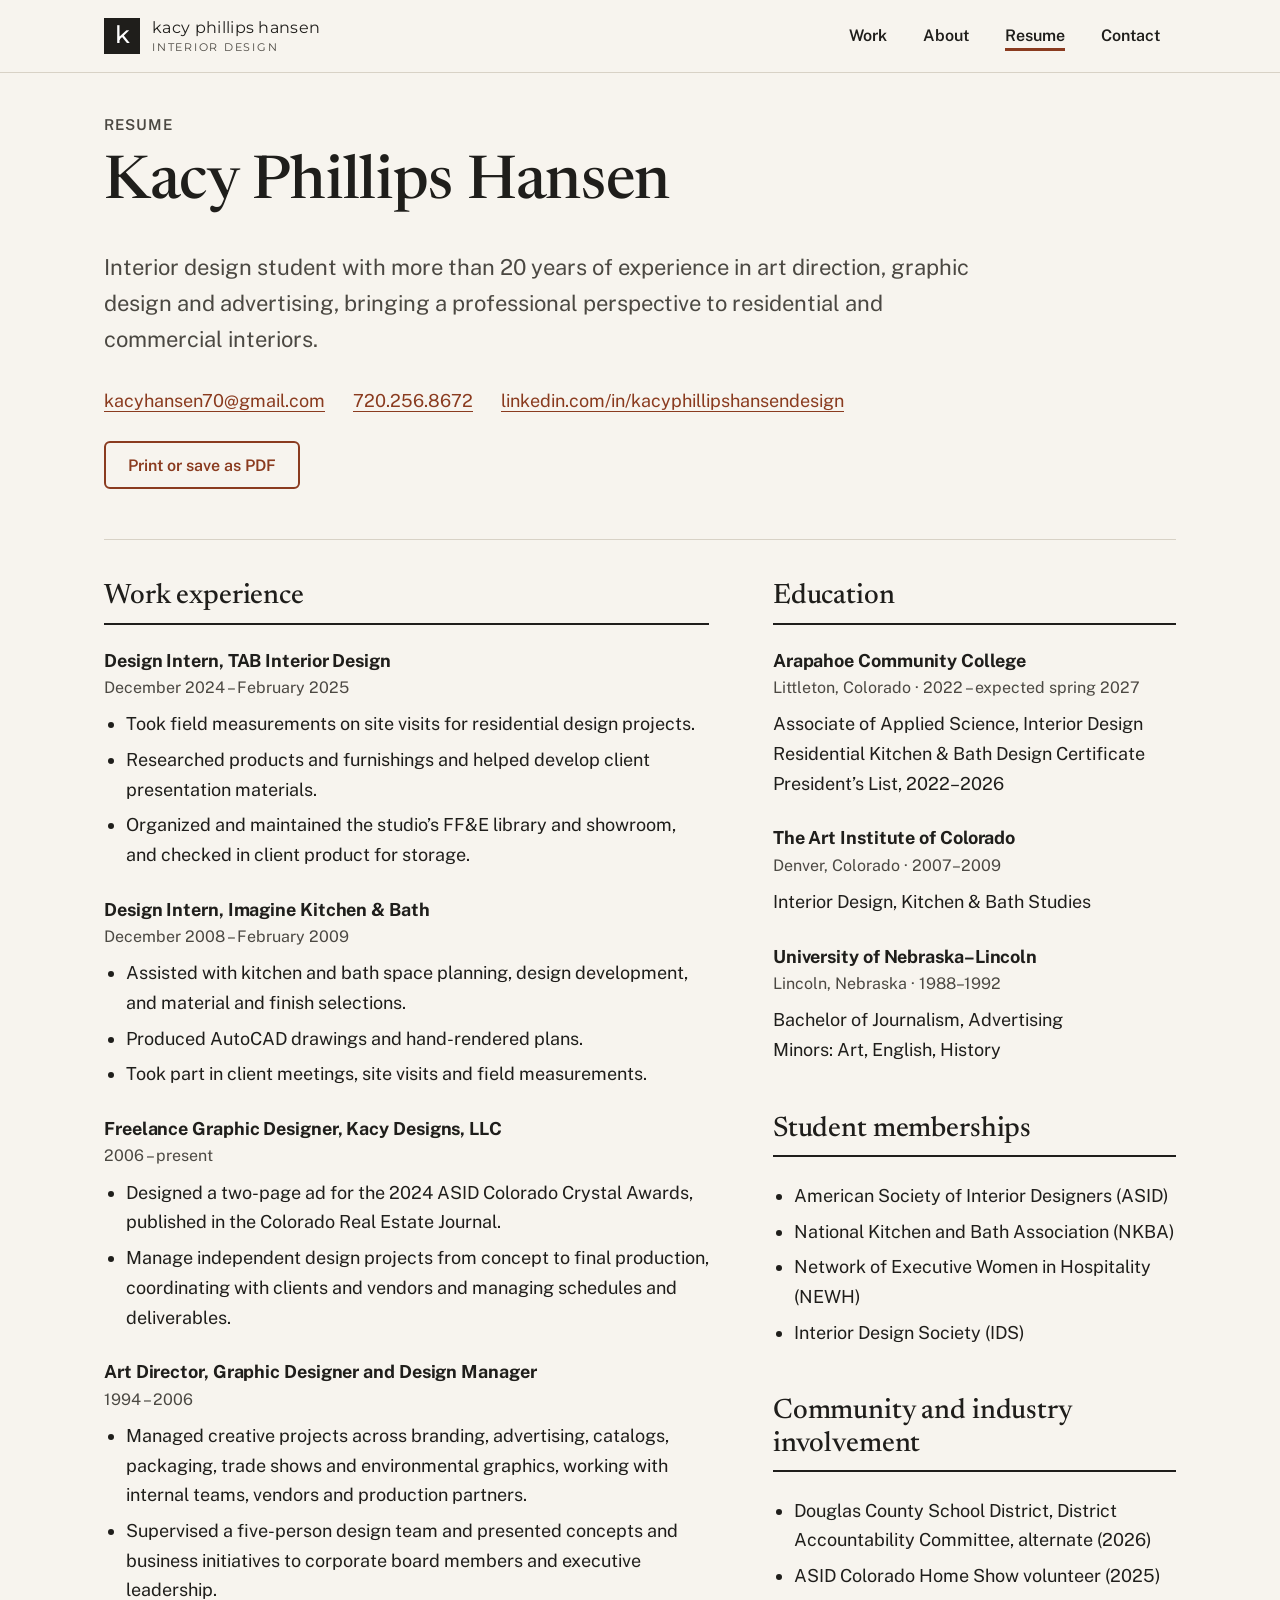
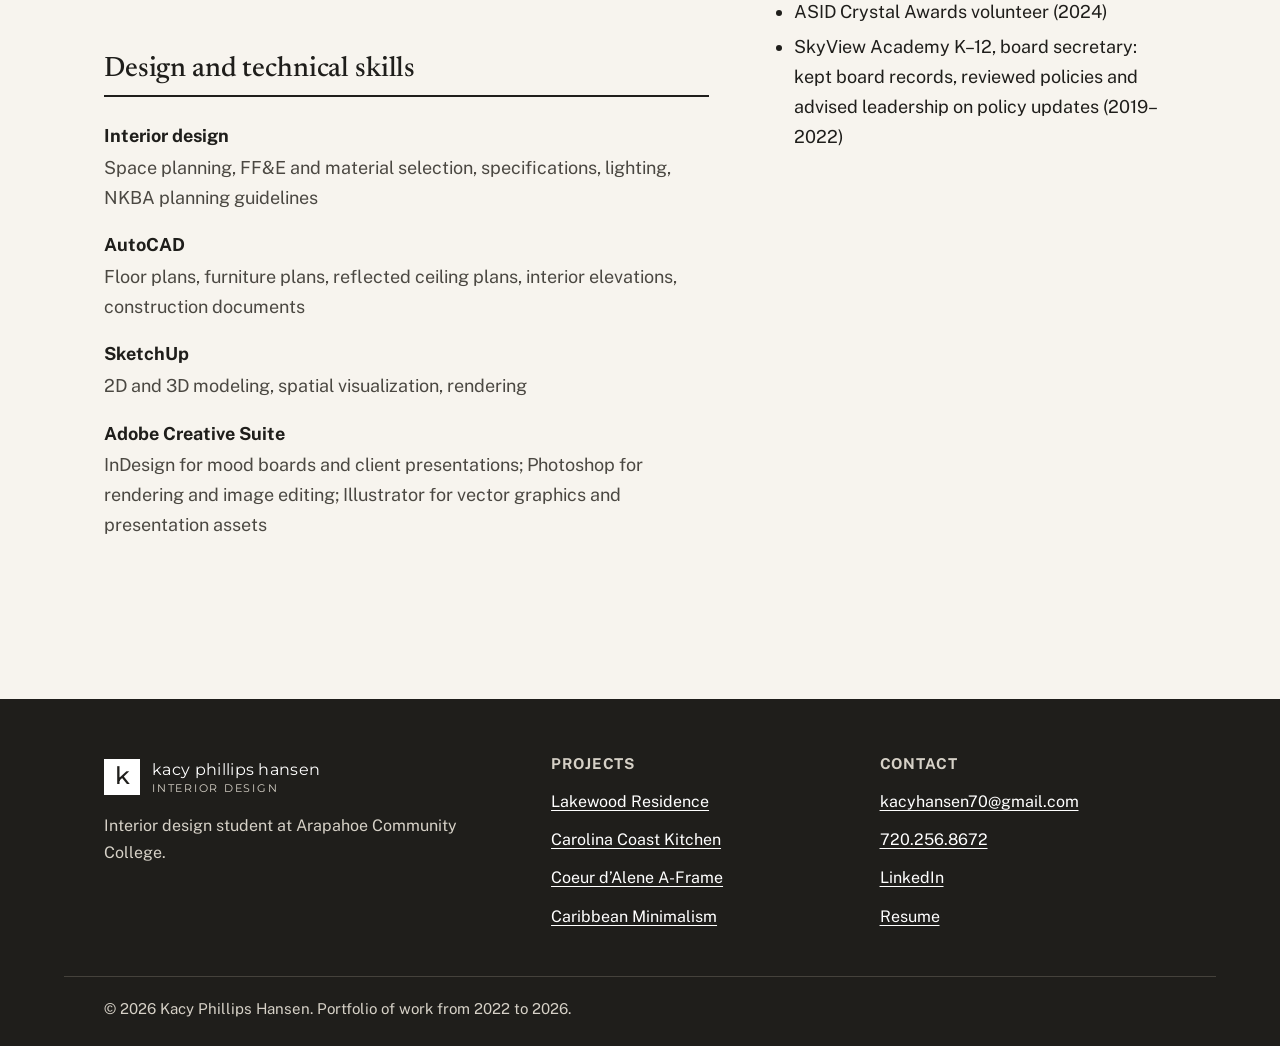
<file: DesignB/resume.html>
<!doctype html>
<html lang="en" class="no-js">
<head>
<meta charset="utf-8">
<meta name="viewport" content="width=device-width, initial-scale=1">
<title>Resume | Kacy Phillips Hansen</title>
<meta name="description" content="Resume of Kacy Phillips Hansen, interior design student with 20+ years in art direction and graphic design.">
<meta name="theme-color" content="#f7f4ee">
<link rel="preconnect" href="https://fonts.googleapis.com">
<link rel="preconnect" href="https://fonts.gstatic.com" crossorigin>
<link href="https://fonts.googleapis.com/css2?family=Montserrat:wght@400;500&family=Newsreader:opsz,wght@6..72,400;6..72,500&family=Public+Sans:ital,wght@0,400;0,600;0,700;1,400&display=swap" rel="stylesheet">
<link rel="stylesheet" href="assets/b.css?v=2">
<script>document.documentElement.classList.remove("no-js")</script>
<link rel="icon" href="data:image/svg+xml,%3Csvg xmlns='http://www.w3.org/2000/svg' viewBox='0 0 32 32'%3E%3Crect width='32' height='32' fill='%231f1e1b'/%3E%3Ctext x='16' y='24' font-family='Arial' font-size='22' fill='white' text-anchor='middle'%3Ek%3C/text%3E%3C/svg%3E">
</head>
<body>
<a class="skip-link" href="#main">Skip to main content</a>
<header class="site-header">
  <div class="container header-inner">
    <a class="logo" href="./" aria-label="Kacy Phillips Hansen, Interior Design. Home">
      <span class="logo-mark" aria-hidden="true">k</span>
      <span class="logo-text" aria-hidden="true">kacy phillips hansen<span>Interior Design</span></span>
    </a>
    <nav aria-label="Main">
      <button class="menu-button" type="button" aria-expanded="false" aria-controls="main-nav">
        <span class="menu-icon" aria-hidden="true"></span><span class="menu-text">Menu</span>
      </button>
      <ul class="nav-list" id="main-nav"><li><a href="./#work">Work</a></li><li><a href="./#about">About</a></li><li><a href="resume.html" aria-current="page">Resume</a></li><li><a href="./#contact">Contact</a></li></ul>
    </nav>
  </div>
</header>
<main id="main">
<div class="container resume">
  <header class="r-header">
    <p class="kicker">Resume</p>
    <h1>Kacy Phillips Hansen</h1>
    <p class="p-lead">Interior design student with more than 20 years of experience in art direction, graphic design and advertising, bringing a professional perspective to residential and commercial interiors.</p>
    <ul class="r-contact" role="list">
      <li><a href="mailto:kacyhansen70@gmail.com">kacyhansen70@gmail.com</a></li>
      <li><a href="tel:+17202568672">720.256.8672</a></li>
      <li><a href="https://www.linkedin.com/in/kacyphillipshansendesign/" rel="noopener">linkedin.com/in/kacyphillipshansendesign</a></li>
    </ul>
    <p class="r-actions"><button type="button" class="button button-secondary" data-print>Print or save as PDF</button></p>
  </header>

  <div class="r-grid">
    <div class="r-main">
      <section aria-labelledby="exp">
        <h2 id="exp">Work experience</h2>
        <article class="r-entry">
          <h3>Design Intern, TAB Interior Design</h3>
          <p class="r-when">December 2024 – February 2025</p>
          <ul>
            <li>Took field measurements on site visits for residential design projects.</li>
            <li>Researched products and furnishings and helped develop client presentation materials.</li>
            <li>Organized and maintained the studio’s FF&amp;E library and showroom, and checked in client product for storage.</li>
          </ul>
        </article>
        <article class="r-entry">
          <h3>Design Intern, Imagine Kitchen &amp; Bath</h3>
          <p class="r-when">December 2008 – February 2009</p>
          <ul>
            <li>Assisted with kitchen and bath space planning, design development, and material and finish selections.</li>
            <li>Produced AutoCAD drawings and hand-rendered plans.</li>
            <li>Took part in client meetings, site visits and field measurements.</li>
          </ul>
        </article>
        <article class="r-entry">
          <h3>Freelance Graphic Designer, Kacy Designs, LLC</h3>
          <p class="r-when">2006 – present</p>
          <ul>
            <li>Designed a two-page ad for the 2024 ASID Colorado Crystal Awards, published in the Colorado Real Estate Journal.</li>
            <li>Manage independent design projects from concept to final production, coordinating with clients and vendors and managing schedules and deliverables.</li>
          </ul>
        </article>
        <article class="r-entry">
          <h3>Art Director, Graphic Designer and Design Manager</h3>
          <p class="r-when">1994 – 2006</p>
          <ul>
            <li>Managed creative projects across branding, advertising, catalogs, packaging, trade shows and environmental graphics, working with internal teams, vendors and production partners.</li>
            <li>Supervised a five-person design team and presented concepts and business initiatives to corporate board members and executive leadership.</li>
          </ul>
        </article>
      </section>

      <section aria-labelledby="skills">
        <h2 id="skills">Design and technical skills</h2>
        <dl class="r-skills">
          <div><dt>Interior design</dt><dd>Space planning, FF&amp;E and material selection, specifications, lighting, NKBA planning guidelines</dd></div>
          <div><dt>AutoCAD</dt><dd>Floor plans, furniture plans, reflected ceiling plans, interior elevations, construction documents</dd></div>
          <div><dt>SketchUp</dt><dd>2D and 3D modeling, spatial visualization, rendering</dd></div>
          <div><dt>Adobe Creative Suite</dt><dd>InDesign for mood boards and client presentations; Photoshop for rendering and image editing; Illustrator for vector graphics and presentation assets</dd></div>
        </dl>
      </section>
    </div>

    <div class="r-side">
      <section aria-labelledby="edu">
        <h2 id="edu">Education</h2>
        <article class="r-entry">
          <h3>Arapahoe Community College</h3>
          <p class="r-when">Littleton, Colorado · 2022 – expected spring 2027</p>
          <p>Associate of Applied Science, Interior Design<br>Residential Kitchen &amp; Bath Design Certificate<br>President’s List, 2022–2026</p>
        </article>
        <article class="r-entry">
          <h3>The Art Institute of Colorado</h3>
          <p class="r-when">Denver, Colorado · 2007–2009</p>
          <p>Interior Design, Kitchen &amp; Bath Studies</p>
        </article>
        <article class="r-entry">
          <h3>University of Nebraska–Lincoln</h3>
          <p class="r-when">Lincoln, Nebraska · 1988–1992</p>
          <p>Bachelor of Journalism, Advertising<br>Minors: Art, English, History</p>
        </article>
      </section>

      <section aria-labelledby="memb">
        <h2 id="memb">Student memberships</h2>
        <ul class="r-plain">
          <li>American Society of Interior Designers (ASID)</li>
          <li>National Kitchen and Bath Association (NKBA)</li>
          <li>Network of Executive Women in Hospitality (NEWH)</li>
          <li>Interior Design Society (IDS)</li>
        </ul>
      </section>

      <section aria-labelledby="comm">
        <h2 id="comm">Community and industry involvement</h2>
        <ul class="r-plain">
          <li>Douglas County School District, District Accountability Committee, alternate (2026)</li>
          <li>ASID Colorado Home Show volunteer (2025)</li>
          <li>ASID Crystal Awards volunteer (2024)</li>
          <li>SkyView Academy K–12, board secretary: kept board records, reviewed policies and advised leadership on policy updates (2019–2022)</li>
        </ul>
      </section>
    </div>
  </div>
</div>
</main>
<footer class="site-footer">
  <div class="container footer-grid">
    <div>
      <a class="logo logo-footer" href="./" aria-label="Kacy Phillips Hansen, Interior Design. Home">
      <span class="logo-mark" aria-hidden="true">k</span>
      <span class="logo-text" aria-hidden="true">kacy phillips hansen<span>Interior Design</span></span>
    </a>
      <p class="footer-note">Interior design student at Arapahoe Community College.</p>
    </div>
    <nav aria-label="Projects">
      <h2 class="footer-heading">Projects</h2>
      <ul class="footer-list"><li><a href="lakewood-residence.html">Lakewood Residence</a></li><li><a href="carolina-coast-kitchen.html">Carolina Coast Kitchen</a></li><li><a href="coeur-dalene-a-frame.html">Coeur d’Alene A-Frame</a></li><li><a href="caribbean-minimalism.html">Caribbean Minimalism</a></li></ul>
    </nav>
    <div>
      <h2 class="footer-heading">Contact</h2>
      <ul class="footer-list">
        <li><a href="mailto:kacyhansen70@gmail.com">kacyhansen70@gmail.com</a></li>
        <li><a href="tel:+17202568672">720.256.8672</a></li>
        <li><a href="https://www.linkedin.com/in/kacyphillipshansendesign/" rel="noopener">LinkedIn<span class="visually-hidden"> (opens LinkedIn)</span></a></li>
        <li><a href="resume.html">Resume</a></li>
      </ul>
    </div>
  </div>
  <div class="container footer-base"><p>© 2026 Kacy Phillips Hansen. Portfolio of work from 2022 to 2026.</p></div>
</footer>
<dialog class="viewer" aria-labelledby="viewer-caption">
  <div class="viewer-bar">
    <p class="viewer-count" aria-live="polite"></p>
    <button type="button" class="viewer-btn" data-close>Close<span class="visually-hidden"> image viewer</span></button>
  </div>
  <figure class="viewer-figure">
    <img alt="">
    <figcaption id="viewer-caption"></figcaption>
  </figure>
  <div class="viewer-nav">
    <button type="button" class="viewer-btn" data-prev>← Previous</button>
    <button type="button" class="viewer-btn" data-next>Next →</button>
  </div>
</dialog>
<script src="assets/b.js?v=2"></script>
</body>
</html>
</file>
<file: assets/style.css>
:root{
  --ink:#1c1c1a;
  --muted:#6b6a64;
  --paper:#fbfaf7;
  --stone:#b6b5ab;
  --stone-light:#e9e7df;
  --line:#d9d6cc;
  --lakewood:#8fa1b3;
  --carolina:#8a8b77;
  --aframe:#d9cdb5;
  --caribbean:#7f9bb0;
  --accent:var(--stone);
  --serif:"EB Garamond",Georgia,serif;
  --sans:"Montserrat",system-ui,sans-serif;
  --max:1180px;
}
*{box-sizing:border-box}
html{scroll-behavior:smooth}
body{margin:0;background:var(--paper);color:var(--ink);font-family:var(--serif);font-size:19px;line-height:1.6;-webkit-font-smoothing:antialiased}
img{max-width:100%;display:block}
a{color:inherit}
.wrap{max-width:var(--max);margin:0 auto;padding:0 28px}

/* ---------- header / nav ---------- */
.site-header{position:sticky;top:0;z-index:50;background:rgba(251,250,247,.94);backdrop-filter:blur(8px);border-bottom:1px solid var(--line)}
.site-header .wrap{display:flex;align-items:center;justify-content:space-between;height:68px}
.brand{display:flex;align-items:center;gap:12px;text-decoration:none}
.mark{width:34px;height:34px;background:var(--ink);color:#fff;display:grid;place-items:center;font-family:var(--sans);font-weight:500;font-size:22px;line-height:1}
.brand-name{font-family:var(--sans);font-weight:400;font-size:15px;letter-spacing:.02em;line-height:1.1}
.brand-name small{display:block;font-size:10.5px;letter-spacing:.14em;text-transform:uppercase;color:var(--muted);margin-top:3px}
.nav{display:flex;gap:4px;align-items:center}
.nav a,.nav button{font-family:var(--sans);font-size:12.5px;letter-spacing:.12em;text-transform:uppercase;text-decoration:none;color:var(--ink);padding:10px 14px;background:none;border:0;cursor:pointer}
.nav a:hover,.nav button:hover,.nav a[aria-current=page]{color:var(--muted)}
.nav a[aria-current=page]{box-shadow:inset 0 -2px 0 var(--ink)}
.dropdown{position:relative}
.dropdown-menu{position:absolute;top:100%;left:0;min-width:300px;background:#fff;border:1px solid var(--line);box-shadow:0 12px 30px rgba(0,0,0,.08);padding:8px 0;display:none}
.dropdown:hover .dropdown-menu,.dropdown:focus-within .dropdown-menu{display:block}
.dropdown-menu a{display:flex;gap:12px;align-items:center;padding:11px 18px;text-transform:none;letter-spacing:.01em;font-size:14px}
.dropdown-menu a:hover{background:var(--stone-light);color:var(--ink)}
.dot{width:10px;height:10px;flex:none}
.menu-toggle{display:none}

@media (max-width:860px){
  .menu-toggle{display:block;font-family:var(--sans);font-size:12px;letter-spacing:.14em;text-transform:uppercase;background:none;border:1px solid var(--ink);padding:9px 14px;cursor:pointer}
  .nav{display:none;position:absolute;top:68px;left:0;right:0;flex-direction:column;align-items:stretch;background:var(--paper);border-bottom:1px solid var(--line);padding:8px 16px 16px}
  .nav.open{display:flex}
  .nav a,.nav button{padding:14px 6px;border-bottom:1px solid var(--line);text-align:left}
  .dropdown-menu{position:static;display:block;border:0;box-shadow:none;padding:0 0 0 10px;background:transparent;min-width:0}
  .dropdown > button{display:none}
  .nav a[aria-current=page]{box-shadow:none;font-weight:600}
}

/* ---------- type ---------- */
.eyebrow{font-family:var(--sans);font-size:12px;letter-spacing:.18em;text-transform:uppercase;color:var(--muted);margin:0 0 14px}
h1,h2,h3{font-family:var(--sans);font-weight:300;line-height:1.1;margin:0}
h1{font-size:clamp(40px,7vw,84px);letter-spacing:.01em}
h1 strong,h2 strong{font-weight:600}
h2{font-size:clamp(28px,4vw,44px)}
h3{font-size:15px;font-weight:600;letter-spacing:.12em;text-transform:uppercase}
p{margin:0 0 1em}
.lead{font-size:clamp(20px,2.2vw,24px);line-height:1.55}

/* ---------- home hero ---------- */
.hero{padding:72px 0 64px;border-bottom:1px solid var(--line)}
.hero-grid{display:grid;grid-template-columns:1.3fr 1fr;gap:56px;align-items:end}
.hero-title{position:relative;padding:36px 0 0}
.hero-title .band{background:var(--stone);padding:34px 36px 30px;margin-left:-36px}
.hero-title h1{color:#fff;text-shadow:3px 3px 0 rgba(0,0,0,.18)}
.hero-meta{display:flex;justify-content:space-between;font-family:var(--sans);font-size:13px;letter-spacing:.08em;margin-top:14px;color:var(--muted)}
.hero-image{aspect-ratio:1/1;overflow:hidden;background:var(--stone-light)}
.hero-image img{width:100%;height:100%;object-fit:cover}
@media (max-width:860px){.hero-grid{grid-template-columns:1fr;gap:32px}.hero-title .band{margin-left:0;padding:26px 24px}}

/* ---------- about ---------- */
.about{padding:88px 0;display:grid;grid-template-columns:220px 1fr;gap:56px;align-items:start}
.about img{width:220px;height:auto;filter:grayscale(1);aspect-ratio:124/170;object-fit:cover}
.about .contact-line{font-family:var(--sans);font-size:13px;letter-spacing:.04em;color:var(--muted);margin-top:24px;display:flex;flex-wrap:wrap;gap:6px 22px}
.about .contact-line a{text-decoration:none;border-bottom:1px solid var(--line)}
@media (max-width:700px){.about{grid-template-columns:1fr;gap:28px}.about img{width:160px}}

/* ---------- project cards ---------- */
.section-head{display:flex;justify-content:space-between;align-items:end;gap:20px;margin-bottom:36px}
.projects{padding:24px 0 96px}
.cards{display:grid;grid-template-columns:repeat(2,1fr);gap:36px}
.card{text-decoration:none;display:block;background:#fff;border:1px solid var(--line);transition:transform .25s,box-shadow .25s}
.card:hover{transform:translateY(-3px);box-shadow:0 18px 40px rgba(0,0,0,.08)}
.card-img{aspect-ratio:16/10;overflow:hidden;background:var(--stone-light)}
.card-img img{width:100%;height:100%;object-fit:cover;transition:transform .6s}
.card:hover .card-img img{transform:scale(1.03)}
.card-body{padding:22px 24px 26px;border-top:6px solid var(--c,var(--stone))}
.card-body .eyebrow{margin-bottom:8px}
.card-body h3{font-size:22px;font-weight:400;letter-spacing:.01em;text-transform:none;margin-bottom:8px}
.card-body p{font-size:17px;color:var(--muted);margin:0}
@media (max-width:760px){.cards{grid-template-columns:1fr}}

/* ---------- project page ---------- */
.p-hero{padding:56px 0 40px}
.p-hero .band{display:inline-block;background:var(--c);padding:26px 34px 22px;color:#fff}
.p-hero .band .eyebrow{color:rgba(255,255,255,.85);margin-bottom:8px}
.p-hero h1{font-size:clamp(34px,5.5vw,64px);color:#fff;text-shadow:2px 2px 0 rgba(0,0,0,.15)}
.p-hero .band.dark{color:var(--ink)}
.p-hero .band.dark h1{color:var(--ink);text-shadow:none}
.p-hero .band.dark .eyebrow{color:var(--muted)}
.p-intro{display:grid;grid-template-columns:1fr 1fr;gap:48px;margin-top:40px}
.p-intro .tags{font-family:var(--sans);font-size:12.5px;letter-spacing:.1em;text-transform:uppercase;color:var(--muted);line-height:2.1}
@media (max-width:760px){.p-intro{grid-template-columns:1fr;gap:20px}}

.feature{margin:24px 0 72px}
.feature figure{margin:0}
.chapter{display:grid;grid-template-columns:minmax(260px,1fr) 2fr;gap:52px;padding:56px 0;border-top:1px solid var(--line);align-items:start}
.chapter.flip{grid-template-columns:2fr minmax(260px,1fr)}
.chapter.flip .chapter-text{order:2}
.chapter-text{position:sticky;top:96px}
.chapter-text h2{font-size:26px;margin-bottom:18px;font-weight:400}
@media (max-width:860px){.chapter,.chapter.flip{grid-template-columns:1fr;gap:28px}.chapter.flip .chapter-text{order:0}.chapter-text{position:static}}

figure{margin:0}
figcaption{font-family:var(--serif);font-style:italic;font-size:15px;color:var(--muted);margin-top:10px}
figcaption::before{content:"› "}
.plate{background:#fff;border:1px solid var(--line);padding:18px;cursor:zoom-in}
.plate.bare{padding:0;border:0;background:none}
.plate img{margin:0 auto}
.shadow img{box-shadow:12px 12px 0 var(--ink)}
.grid-2{display:grid;grid-template-columns:1fr 1fr;gap:20px}
.grid-3{display:grid;grid-template-columns:repeat(3,1fr);gap:16px}
.grid-4{display:grid;grid-template-columns:repeat(4,1fr);gap:14px}
.stack{display:grid;gap:22px}
.tile{aspect-ratio:1/1;overflow:hidden;background:var(--stone-light);cursor:zoom-in}
.tile img{width:100%;height:100%;object-fit:cover}
@media (max-width:640px){.grid-2,.grid-3{grid-template-columns:1fr}.grid-4{grid-template-columns:1fr 1fr}}

.keynotes{columns:2;column-gap:32px;font-family:var(--sans);font-size:13.5px;line-height:1.5;padding:0;margin:0;counter-reset:k;list-style:none}
.keynotes li{break-inside:avoid;padding:6px 0 6px 34px;position:relative;border-bottom:1px solid var(--line)}
.keynotes li::before{counter-increment:k;content:counter(k);position:absolute;left:0;top:5px;width:22px;height:22px;border:1px solid var(--ink);border-radius:50%;display:grid;place-items:center;font-size:11px}
@media (max-width:640px){.keynotes{columns:1}}

.pager{display:grid;grid-template-columns:1fr 1fr;border-top:1px solid var(--line);margin-top:40px}
.pager a{padding:36px 0;text-decoration:none;display:block}
.pager a + a{text-align:right;border-left:1px solid var(--line);padding-left:24px}
.pager .eyebrow{margin-bottom:6px}
.pager span.t{font-family:var(--sans);font-size:clamp(17px,2vw,22px);font-weight:300}
.pager a:hover span.t{text-decoration:underline;text-underline-offset:4px}

/* ---------- resume ---------- */
.resume{display:grid;grid-template-columns:1fr 1.25fr;gap:56px;padding:24px 0 80px}
.r-block{margin-bottom:40px}
.r-block h3{color:#3f5670;border-bottom:1px solid var(--ink);padding-bottom:8px;margin-bottom:16px;font-weight:500}
.r-item{margin-bottom:18px;font-family:var(--sans);font-size:14.5px;line-height:1.55}
.r-item b{font-weight:600}
.r-item ul{margin:6px 0 0;padding-left:18px}
.r-item li{margin-bottom:3px}
.r-contact{list-style:none;padding:0;margin:0 0 14px;font-family:var(--sans);font-size:14.5px}
.r-contact li{padding:3px 0}
.r-contact a{text-decoration:none;border-bottom:1px solid var(--line)}
.r-body{font-family:var(--sans);font-size:14.5px;line-height:1.6}
.thanks{font-style:italic;font-size:24px;line-height:1.4;margin:16px 0 0;color:var(--muted)}
@media (max-width:860px){.resume{grid-template-columns:1fr;gap:8px}}

/* ---------- footer ---------- */
.site-footer{border-top:1px solid var(--line);padding:40px 0;margin-top:40px}
.site-footer .wrap{display:flex;justify-content:space-between;flex-wrap:wrap;gap:18px;font-family:var(--sans);font-size:13px;color:var(--muted)}
.site-footer a{text-decoration:none}
.site-footer a:hover{color:var(--ink)}

/* ---------- lightbox ---------- */
.lightbox{position:fixed;inset:0;background:rgba(20,20,18,.92);display:none;align-items:center;justify-content:center;z-index:100;padding:56px 24px}
.lightbox.open{display:flex}
.lightbox img{max-width:100%;max-height:100%;background:#fff;box-shadow:0 20px 60px rgba(0,0,0,.4)}
.lightbox .cap{position:absolute;bottom:18px;left:0;right:0;text-align:center;color:#ddd;font-style:italic;font-size:15px;padding:0 60px}
.lb-btn{position:absolute;background:none;border:0;color:#fff;font-family:var(--sans);font-size:30px;cursor:pointer;padding:12px 18px;line-height:1}
.lb-close{top:8px;right:10px}
.lb-prev{left:6px;top:50%;transform:translateY(-50%)}
.lb-next{right:6px;top:50%;transform:translateY(-50%)}

.skip{position:absolute;left:-999px}
.skip:focus{left:12px;top:12px;background:#fff;padding:8px 12px;z-index:200}
:focus-visible{outline:2px solid var(--ink);outline-offset:3px}

/* ======================= mobile refinements ======================= */
.menu-label{display:none}
.resume{grid-template-areas:"l r" "t r"}
.resume > div:first-child{grid-area:l}
.resume > .r-right{grid-area:r}
.resume > .thanks{grid-area:t;align-self:start}

@media (max-width:860px){
  .site-header .wrap{height:60px}
  .nav{top:60px;max-height:calc(100dvh - 60px);overflow-y:auto}
  .menu-label{display:block;font-family:var(--sans);font-size:12.5px;letter-spacing:.12em;text-transform:uppercase;padding:14px 6px 4px;margin-left:-10px;color:var(--muted)}
  .dropdown-menu a{padding:12px 6px;min-height:44px}
  body.menu-open{overflow:hidden}
  .resume{grid-template-areas:"l" "r" "t"}
}

@media (max-width:640px){
  body{font-size:17.5px;line-height:1.55}
  .wrap{padding:0 16px}
  .brand-name{font-size:14px}
  .mark{width:30px;height:30px;font-size:19px}

  .hero{padding:32px 0 40px}
  .hero-grid{gap:24px}
  .hero-title{padding-top:0}
  .hero-title .band{padding:20px 20px 18px}
  .hero-image{aspect-ratio:4/3}

  .about{padding:48px 0;gap:22px}
  .about img{width:130px}
  .about .contact-line a{padding:6px 0}

  .projects{padding:8px 0 56px}
  .section-head{margin-bottom:22px}
  .cards{gap:22px}
  .card-body{padding:18px 18px 22px}
  .card-body h3{font-size:20px}
  .card-body p{font-size:16px}
  .eyebrow{font-size:11px;letter-spacing:.14em}

  .p-hero{padding:28px 0 16px}
  .p-hero .band{display:block;padding:20px 20px 18px}
  .p-intro{margin-top:24px}
  .lead{font-size:19px}

  .feature{margin:8px 0 40px}
  .chapter,.chapter.flip{padding:36px 0;gap:20px}
  .chapter-text h2{font-size:23px;margin-bottom:12px}
  .plate{padding:8px}
  .shadow img{box-shadow:6px 6px 0 var(--ink)}
  .shadow{margin-right:6px}
  .stack{gap:18px}
  .grid-2,.grid-3{gap:12px}
  .grid-2{grid-template-columns:1fr 1fr}
  .chapter > .grid-2{grid-template-columns:1fr}
  .grid-3{grid-template-columns:repeat(3,1fr)}
  .grid-4{gap:8px}
  figcaption{font-size:14px}
  .keynotes{font-size:13px}

  .pager{grid-template-columns:1fr}
  .pager a{padding:22px 0}
  .pager a + a{text-align:left;border-left:0;border-top:1px solid var(--line);padding-left:0}

  .resume{gap:0;padding:8px 0 48px}
  .r-block{margin-bottom:30px}
  .r-item,.r-body,.r-contact{font-size:14px}
  .r-contact li{padding:6px 0}
  .thanks{font-size:21px}

  .site-footer{padding:28px 0;margin-top:16px}
  .site-footer .wrap{flex-direction:column;gap:10px;font-size:12.5px}
  .site-footer a{display:inline-block;padding:4px 0}

  .lightbox{padding:48px 8px 64px}
  .lb-prev,.lb-next{top:auto;bottom:10px;transform:none;font-size:34px}
  .lb-prev{left:10px}.lb-next{right:10px}
  .lightbox .cap{bottom:22px;font-size:13px;padding:0 64px}
}
</file>
<file: DesignB/assets/b.css>
/* Design B — accessibility-first styles
   Contrast: all text pairs meet WCAG 2.2 AA (most meet AAA). */
:root{
  --bg:#f7f4ee;
  --surface:#ffffff;
  --surface-alt:#efebe3;
  --text:#1f1e1b;          /* 15.2:1 on --bg */
  --text-2:#4b4842;        /* 8.3:1 on --bg */
  --line:#d8d2c6;
  --line-strong:#8f897d;   /* 3.3:1 — for UI borders */
  --accent:#8a3b1f;        /* 7.0:1 on --bg, white on it 7.7:1 */
  --accent-hover:#6e2e17;
  --focus:#1f1e1b;
  --focus-halo:#f2c14e;
  --radius:6px;
  --font-body:"Public Sans",system-ui,-apple-system,"Segoe UI",Roboto,sans-serif;
  --font-head:"Newsreader",Georgia,"Times New Roman",serif;
  --font-logo:"Montserrat",system-ui,sans-serif;
  --container:72rem;
  --gutter:clamp(16px,4vw,40px);
  --space-section:clamp(56px,9vw,112px);
}
*,*::before,*::after{box-sizing:border-box}
html{-webkit-text-size-adjust:100%;text-size-adjust:100%;scroll-padding-top:88px}
@media (prefers-reduced-motion:no-preference){html{scroll-behavior:smooth}}
body{margin:0;background:var(--bg);color:var(--text);font-family:var(--font-body);font-size:1.125rem;line-height:1.65;-webkit-font-smoothing:antialiased}
img{max-width:100%;height:auto;display:block}
h1,h2,h3{font-family:var(--font-head);font-weight:500;line-height:1.15;margin:0 0 .5em;color:var(--text);letter-spacing:-.005em}
h1{font-size:clamp(2.25rem,5vw,3.75rem)}
h2{font-size:clamp(1.75rem,3.2vw,2.5rem)}
h3{font-size:1.375rem}
p{margin:0 0 1em;max-width:68ch}
a{color:var(--accent);text-decoration-thickness:1px;text-underline-offset:.2em}
a:hover{color:var(--accent-hover);text-decoration-thickness:2px}
:focus-visible{outline:3px solid var(--focus);outline-offset:3px;box-shadow:0 0 0 6px var(--focus-halo);border-radius:2px}
[tabindex="-1"]:focus{outline:none}
.visually-hidden{position:absolute!important;width:1px;height:1px;padding:0;margin:-1px;overflow:hidden;clip:rect(0 0 0 0);white-space:nowrap;border:0}
.container{max-width:var(--container);margin:0 auto;padding:0 var(--gutter)}
abbr[title]{text-decoration:none;cursor:help}

.skip-link{position:absolute;left:12px;top:-60px;z-index:300;background:var(--text);color:#fff;padding:12px 18px;border-radius:var(--radius);font-weight:600;text-decoration:none}
.skip-link:focus{top:12px;color:#fff}

/* ---------- logo (kept from original) ---------- */
.logo{display:inline-flex;align-items:center;gap:12px;text-decoration:none;color:var(--text);min-height:44px}
.logo:hover{color:var(--text)}
.logo-mark{width:36px;height:36px;flex:none;background:#1f1e1b;color:#fff;display:grid;place-items:center;font-family:var(--font-logo);font-weight:500;font-size:24px;line-height:1;padding-bottom:3px}
.logo-text{font-family:var(--font-logo);font-weight:400;font-size:16px;letter-spacing:.02em;line-height:1.1}
.logo-text span{display:block;font-size:11px;letter-spacing:.16em;text-transform:uppercase;margin-top:4px;color:var(--text-2)}

/* ---------- header ---------- */
.site-header{position:sticky;top:0;z-index:100;background:var(--bg);border-bottom:1px solid var(--line)}
.header-inner{display:flex;align-items:center;justify-content:space-between;gap:16px;min-height:72px}
.nav-list{display:flex;gap:4px;list-style:none;margin:0;padding:0}
.nav-list a{display:block;padding:12px 16px;font-weight:600;font-size:1rem;color:var(--text);text-decoration:none;border-radius:var(--radius)}
.nav-list a:hover{background:var(--surface-alt);color:var(--text)}
.nav-list a[aria-current="page"],.nav-list a.is-active{text-decoration:underline;text-decoration-thickness:3px;text-underline-offset:.45em;text-decoration-color:var(--accent)}
.menu-button{display:none}
@media (max-width:760px){
  .menu-button{display:inline-flex;align-items:center;gap:10px;min-height:44px;padding:8px 14px;font:600 1rem var(--font-body);color:var(--text);background:var(--surface);border:1px solid var(--line-strong);border-radius:var(--radius);cursor:pointer}
  .menu-icon,.menu-icon::before,.menu-icon::after{display:block;width:18px;height:2px;background:currentColor;position:relative}
  .menu-icon::before,.menu-icon::after{content:"";position:absolute;left:0}
  .menu-icon::before{top:-6px}.menu-icon::after{top:6px}
  .menu-button[aria-expanded="true"] .menu-icon{background:transparent}
  .menu-button[aria-expanded="true"] .menu-icon::before{top:0;transform:rotate(45deg)}
  .menu-button[aria-expanded="true"] .menu-icon::after{top:0;transform:rotate(-45deg)}
  .nav-list{display:none;position:absolute;left:0;right:0;top:100%;flex-direction:column;gap:0;background:var(--bg);border-bottom:1px solid var(--line);padding:8px var(--gutter) 16px;box-shadow:0 12px 24px rgba(0,0,0,.08)}
  .nav-list.is-open{display:flex}
  .nav-list a{padding:14px 4px;border-bottom:1px solid var(--line);border-radius:0;font-size:1.0625rem}
  .no-js .menu-button{display:none}
  .no-js .nav-list{display:flex;position:static;flex-direction:row;flex-wrap:wrap;box-shadow:none;border:0;padding:0}
  .logo-text{font-size:15px}
}

/* ---------- buttons ---------- */
.button-row{display:flex;flex-wrap:wrap;gap:12px;margin-top:28px}
.button{display:inline-flex;align-items:center;justify-content:center;min-height:48px;padding:12px 22px;border-radius:var(--radius);font:600 1rem/1.2 var(--font-body);text-decoration:none;cursor:pointer;border:2px solid var(--accent)}
.button-primary{background:var(--accent);color:#fff}
.button-primary:hover{background:var(--accent-hover);border-color:var(--accent-hover);color:#fff}
.button-secondary{background:transparent;color:var(--accent)}
.button-secondary:hover{background:var(--accent);color:#fff}
.text-link{font-weight:600}

.kicker{font-size:.9375rem;font-weight:600;letter-spacing:.06em;text-transform:uppercase;color:var(--text-2);margin-bottom:12px}

/* ---------- hero ---------- */
.hero{padding:clamp(40px,7vw,96px) 0 clamp(48px,7vw,96px)}
.hero-grid{display:grid;grid-template-columns:1.1fr 1fr;gap:clamp(32px,5vw,72px);align-items:center}
.hero-lead{font-size:clamp(1.125rem,1.6vw,1.3125rem);color:var(--text-2)}
.hero-media img{width:100%;aspect-ratio:1/1;object-fit:cover;border-radius:var(--radius)}
@media (max-width:860px){.hero-grid{grid-template-columns:1fr}.hero-media{order:-1}.hero-media img{aspect-ratio:4/3}}

/* ---------- sections ---------- */
.section{padding:var(--space-section) 0;border-top:1px solid var(--line)}
.section-alt{background:var(--surface-alt);border-top:0}
.section-intro{max-width:44rem;margin-bottom:40px}
.section-intro p{color:var(--text-2)}

/* ---------- project cards ---------- */
.cards{list-style:none;margin:0;padding:0;display:grid;grid-template-columns:repeat(2,minmax(0,1fr));gap:clamp(20px,3vw,36px)}
.card{position:relative;display:flex;flex-direction:column;background:var(--surface);border:1px solid var(--line);border-radius:var(--radius);overflow:hidden}
.card-media{aspect-ratio:3/2;background:var(--surface-alt);border-bottom:4px solid var(--accent-project,var(--accent))}
.card-media img{width:100%;height:100%;object-fit:cover}
.card-body{padding:22px 24px 26px;display:flex;flex-direction:column;flex:1}
.card-meta{font-size:.9375rem;color:var(--text-2);margin-bottom:6px}
.card-title{font-size:1.625rem;margin-bottom:10px}
.card-title a{color:var(--text);text-decoration:none}
.card-title a::after{content:"";position:absolute;inset:0;z-index:1}
.card-title a:focus-visible{outline:none;box-shadow:none}
.card:focus-within{outline:3px solid var(--focus);outline-offset:3px;box-shadow:0 0 0 6px var(--focus-halo)}
.card-text{color:var(--text-2);flex:1}
.card-cta{font-weight:600;color:var(--accent);margin:8px 0 0}
.card:hover{border-color:var(--line-strong)}
.card:hover .card-cta{text-decoration:underline;text-underline-offset:.2em}
@media (prefers-reduced-motion:no-preference){.card{transition:border-color .2s}}
@media (max-width:700px){.cards{grid-template-columns:1fr}}

/* ---------- about ---------- */
.about-grid{display:grid;grid-template-columns:minmax(160px,240px) 1fr;gap:clamp(28px,5vw,64px);align-items:start}
.about-photo img{width:100%;border-radius:var(--radius)}
.about-facts{margin:28px 0;display:grid;gap:16px}
.about-facts div{border-top:1px solid var(--line-strong);padding-top:12px;max-width:62ch}
.about-facts dt{font-weight:700;font-size:1rem}
.about-facts dd{margin:2px 0 0;color:var(--text-2)}
@media (max-width:640px){.about-grid{grid-template-columns:1fr}.about-photo img{max-width:200px}}

/* ---------- contact ---------- */
.contact .contact-list{list-style:none;margin:28px 0 0;padding:0;display:grid;grid-template-columns:repeat(3,minmax(0,1fr));gap:16px}
.contact-item{display:flex;flex-direction:column;gap:4px;padding:20px 22px;min-height:88px;background:var(--surface);border:1px solid var(--line);border-radius:var(--radius);text-decoration:none;color:var(--text);overflow-wrap:anywhere}
.contact-item:hover{border-color:var(--accent);color:var(--text)}
.contact-label{font-size:.9375rem;font-weight:700;color:var(--text-2);text-transform:uppercase;letter-spacing:.06em}
.contact-value{font-size:1.0625rem;color:var(--accent);text-decoration:underline;text-underline-offset:.2em}
@media (max-width:760px){.contact .contact-list{grid-template-columns:1fr}}

/* ---------- footer ---------- */
.site-footer{background:#1f1e1b;color:#ece8e0;padding:56px 0 24px;margin-top:0}
.site-footer a{color:#fff}
.site-footer a:hover{color:#f2c14e}
.site-footer :focus-visible{outline-color:#fff}
.footer-grid{display:grid;grid-template-columns:1.4fr 1fr 1fr;gap:32px}
.logo-footer{color:#fff}
.logo-footer:hover{color:#fff}
.logo-footer .logo-mark{background:#fff;color:#1f1e1b}
.logo-footer .logo-text span{color:#d6d1c7}
.footer-note{color:#d6d1c7;margin-top:14px;font-size:1rem}
.footer-heading{font-family:var(--font-body);font-size:.9375rem;font-weight:700;letter-spacing:.06em;text-transform:uppercase;color:#d6d1c7;margin-bottom:10px}
.footer-list{list-style:none;margin:0;padding:0}
.footer-list a{display:inline-block;padding:6px 0;font-size:1rem}
.footer-base{border-top:1px solid #45423c;margin-top:40px;padding-top:20px}
.footer-base p{font-size:.9375rem;color:#d6d1c7;margin:0}
@media (max-width:760px){.footer-grid{grid-template-columns:1fr}}

/* ---------- project page ---------- */
.breadcrumb{padding:20px 0 0}
.breadcrumb ol{list-style:none;margin:0;padding:0;display:flex;flex-wrap:wrap;gap:4px;font-size:.9375rem}
.breadcrumb li+li::before{content:"/";margin:0 8px 0 4px;color:var(--text-2)}
.breadcrumb a{display:inline-block;padding:8px 0}
.breadcrumb a[aria-current]{color:var(--text-2);text-decoration:none}
.p-header{padding:20px 0 32px}
.p-header h1,.p-header .p-lead,.p-header .kicker{max-width:52rem}
.p-header h1{margin-bottom:16px}
.p-lead{font-size:clamp(1.1875rem,1.8vw,1.375rem);color:var(--text-2)}
.facts{display:grid;grid-template-columns:repeat(4,minmax(0,1fr));gap:20px;margin:32px 0 0;padding:20px 0 0;border-top:4px solid var(--accent-project,var(--accent));max-width:none}
.facts dt{font-size:.875rem;font-weight:700;letter-spacing:.06em;text-transform:uppercase;color:var(--text-2)}
.facts dd{margin:4px 0 0;font-size:1rem}
@media (max-width:860px){.facts{grid-template-columns:1fr 1fr}}
@media (max-width:480px){.facts{gap:14px 16px}}
@media (max-width:340px){.facts{grid-template-columns:1fr}}
.p-hero .zoom img{width:100%;max-height:min(640px,75vh);object-fit:contain;background:#fff}

.p-layout{display:grid;grid-template-columns:220px minmax(0,1fr);gap:56px;margin-top:56px}
.toc{position:sticky;top:96px;align-self:start}
.toc-title{font-family:var(--font-body);font-size:.875rem;font-weight:700;letter-spacing:.06em;text-transform:uppercase;color:var(--text-2);margin-bottom:8px}
.toc ol{list-style:none;margin:0;padding:0;border-left:2px solid var(--line)}
.toc a{display:block;padding:8px 0 8px 14px;margin-left:-2px;border-left:2px solid transparent;font-size:1rem;color:var(--text);text-decoration:none;line-height:1.35}
.toc a:hover{border-left-color:var(--line-strong);text-decoration:underline}
.toc a.is-current{border-left-color:var(--accent);font-weight:600}
@media (max-width:960px){
  .p-layout{grid-template-columns:1fr;gap:8px;margin-top:40px}
  .toc{position:static;background:var(--surface);border:1px solid var(--line);border-radius:var(--radius);padding:18px 20px}
  .toc ol{border-left:0}
  .toc a{padding:8px 0;margin:0;border:0;text-decoration:underline;color:var(--accent)}
}

.p-section{padding:40px 0 48px;border-bottom:1px solid var(--line)}
.p-section:last-child{border-bottom:0}
.p-section-text{max-width:68ch;margin-bottom:28px}
.p-section-text p:last-child{margin-bottom:0}

/* figures */
.figs{display:grid;gap:24px;margin-top:24px}
.figs-grid{grid-template-columns:repeat(2,minmax(0,1fr));align-items:start}
.figs-grid3{grid-template-columns:repeat(3,minmax(0,1fr));align-items:start}
.figs-grid4{grid-template-columns:repeat(4,minmax(0,1fr));align-items:start}
.figs-tall .fig{max-width:560px}
@media (max-width:640px){
  .figs{gap:20px}
  .figs-grid4{grid-template-columns:repeat(2,minmax(0,1fr))}
  .figs-grid3{grid-template-columns:repeat(3,minmax(0,1fr));gap:12px}
}
@media (max-width:420px){.figs-grid{grid-template-columns:1fr}}
.fig{margin:0}
.zoom{position:relative;display:block;width:100%;padding:0;margin:0;border:1px solid var(--line);border-radius:var(--radius);background:var(--surface);cursor:zoom-in;overflow:hidden}
.zoom img{width:100%;margin:0 auto}
.zoom-hint{position:absolute;right:8px;bottom:8px;background:rgba(31,30,27,.88);color:#fff;font:600 .8125rem var(--font-body);padding:4px 10px;border-radius:999px;opacity:0}
.zoom:hover .zoom-hint,.zoom:focus-visible .zoom-hint{opacity:1}
@media (hover:none){.zoom-hint{opacity:1}}
.fig figcaption{font-size:.9375rem;color:var(--text-2);margin-top:10px;line-height:1.5;max-width:68ch}

/* key notes */
.keynotes{margin-top:36px;background:var(--surface);border:1px solid var(--line);border-radius:var(--radius);padding:24px clamp(18px,3vw,32px)}
.keynotes h3{font-family:var(--font-head);margin-bottom:4px}
.keynotes-help{color:var(--text-2);font-size:1rem}
.keynotes ol{columns:2;column-gap:40px;margin:16px 0 0;padding-left:2em;font-size:1rem}
.keynotes li{break-inside:avoid;padding:4px 0 4px 4px}
.keynotes li::marker{font-weight:700;color:var(--accent)}
@media (max-width:640px){.keynotes ol{columns:1}}

/* pager */
.p-pager{display:grid;grid-template-columns:1fr 1fr;gap:16px;margin:56px 0 var(--space-section)}
.pager-link{display:flex;flex-direction:column;gap:4px;padding:22px 24px;background:var(--surface);border:1px solid var(--line);border-radius:var(--radius);text-decoration:none;color:var(--text);min-height:88px}
.pager-link:hover{border-color:var(--accent);color:var(--text)}
.pager-next{text-align:right}
.pager-dir{font-size:.9375rem;font-weight:600;color:var(--text-2)}
.pager-title{font-family:var(--font-head);font-size:1.375rem;color:var(--accent);text-decoration:underline;text-underline-offset:.2em;text-decoration-thickness:1px}
@media (max-width:640px){.p-pager{grid-template-columns:1fr}.pager-next{text-align:left}}

/* ---------- resume ---------- */
.resume{padding-bottom:var(--space-section)}
.r-header{padding:40px 0 32px;border-bottom:1px solid var(--line);margin-bottom:40px}
.r-contact{list-style:none;margin:20px 0 0;padding:0;display:flex;flex-wrap:wrap;gap:8px 28px}
.r-contact a{display:inline-block;padding:6px 0;overflow-wrap:anywhere}
.r-actions{margin-top:20px}
.r-grid{display:grid;grid-template-columns:minmax(0,1.5fr) minmax(0,1fr);gap:clamp(32px,5vw,72px)}
.r-grid section{margin-bottom:48px}
.r-grid h2{font-size:1.75rem;padding-bottom:10px;border-bottom:2px solid var(--text);margin-bottom:24px}
.r-entry{margin-bottom:28px}
.r-entry h3{font-family:var(--font-body);font-size:1.125rem;font-weight:700;margin-bottom:2px;line-height:1.35}
.r-when{color:var(--text-2);font-size:1rem;margin-bottom:8px}
.r-entry ul,.r-plain{margin:0;padding-left:1.2em}
.r-entry li,.r-plain li{margin-bottom:6px}
.r-skills{margin:0;display:grid;gap:18px}
.r-skills dt{font-weight:700}
.r-skills dd{margin:2px 0 0;color:var(--text-2)}
@media (max-width:860px){.r-grid{grid-template-columns:1fr}}

/* ---------- image viewer (native dialog) ---------- */
.viewer{width:100%;height:100%;max-width:100%;max-height:100%;margin:0;padding:0;border:0;background:rgba(18,17,15,.96);color:#fff}
.viewer[open]{display:flex;flex-direction:column}
.viewer::backdrop{background:rgba(18,17,15,.96)}
.viewer-bar,.viewer-nav{display:flex;justify-content:space-between;align-items:center;gap:12px;padding:12px var(--gutter)}
.viewer-count{margin:0;font-size:1rem;color:#e7e3da}
.viewer-figure{flex:1;min-height:0;margin:0;padding:0 var(--gutter);display:flex;flex-direction:column;align-items:center;justify-content:center;gap:12px}
.viewer-figure img{max-width:100%;max-height:calc(100% - 4.5em);object-fit:contain;background:#fff;border-radius:4px}
.viewer-figure figcaption{font-size:1rem;color:#e7e3da;text-align:center;max-width:60ch}
.viewer-btn{min-height:48px;padding:10px 18px;font:600 1rem var(--font-body);color:#1f1e1b;background:#fff;border:0;border-radius:var(--radius);cursor:pointer}
.viewer-btn:hover{background:#f2c14e}
.viewer :focus-visible{outline:3px solid #fff;outline-offset:3px;box-shadow:0 0 0 6px #f2c14e}
body.viewer-open{overflow:hidden}

/* ---------- motion & print ---------- */
@media (prefers-reduced-motion:reduce){*{animation:none!important;transition:none!important}}
@media print{
  .site-header,.site-footer,.skip-link,.r-actions,.toc,.p-pager,.zoom-hint,.viewer{display:none!important}
  body{background:#fff;font-size:11pt}
  a{color:#000}
  .r-grid{grid-template-columns:1.5fr 1fr}
  .zoom{border:0}
}
</file>
